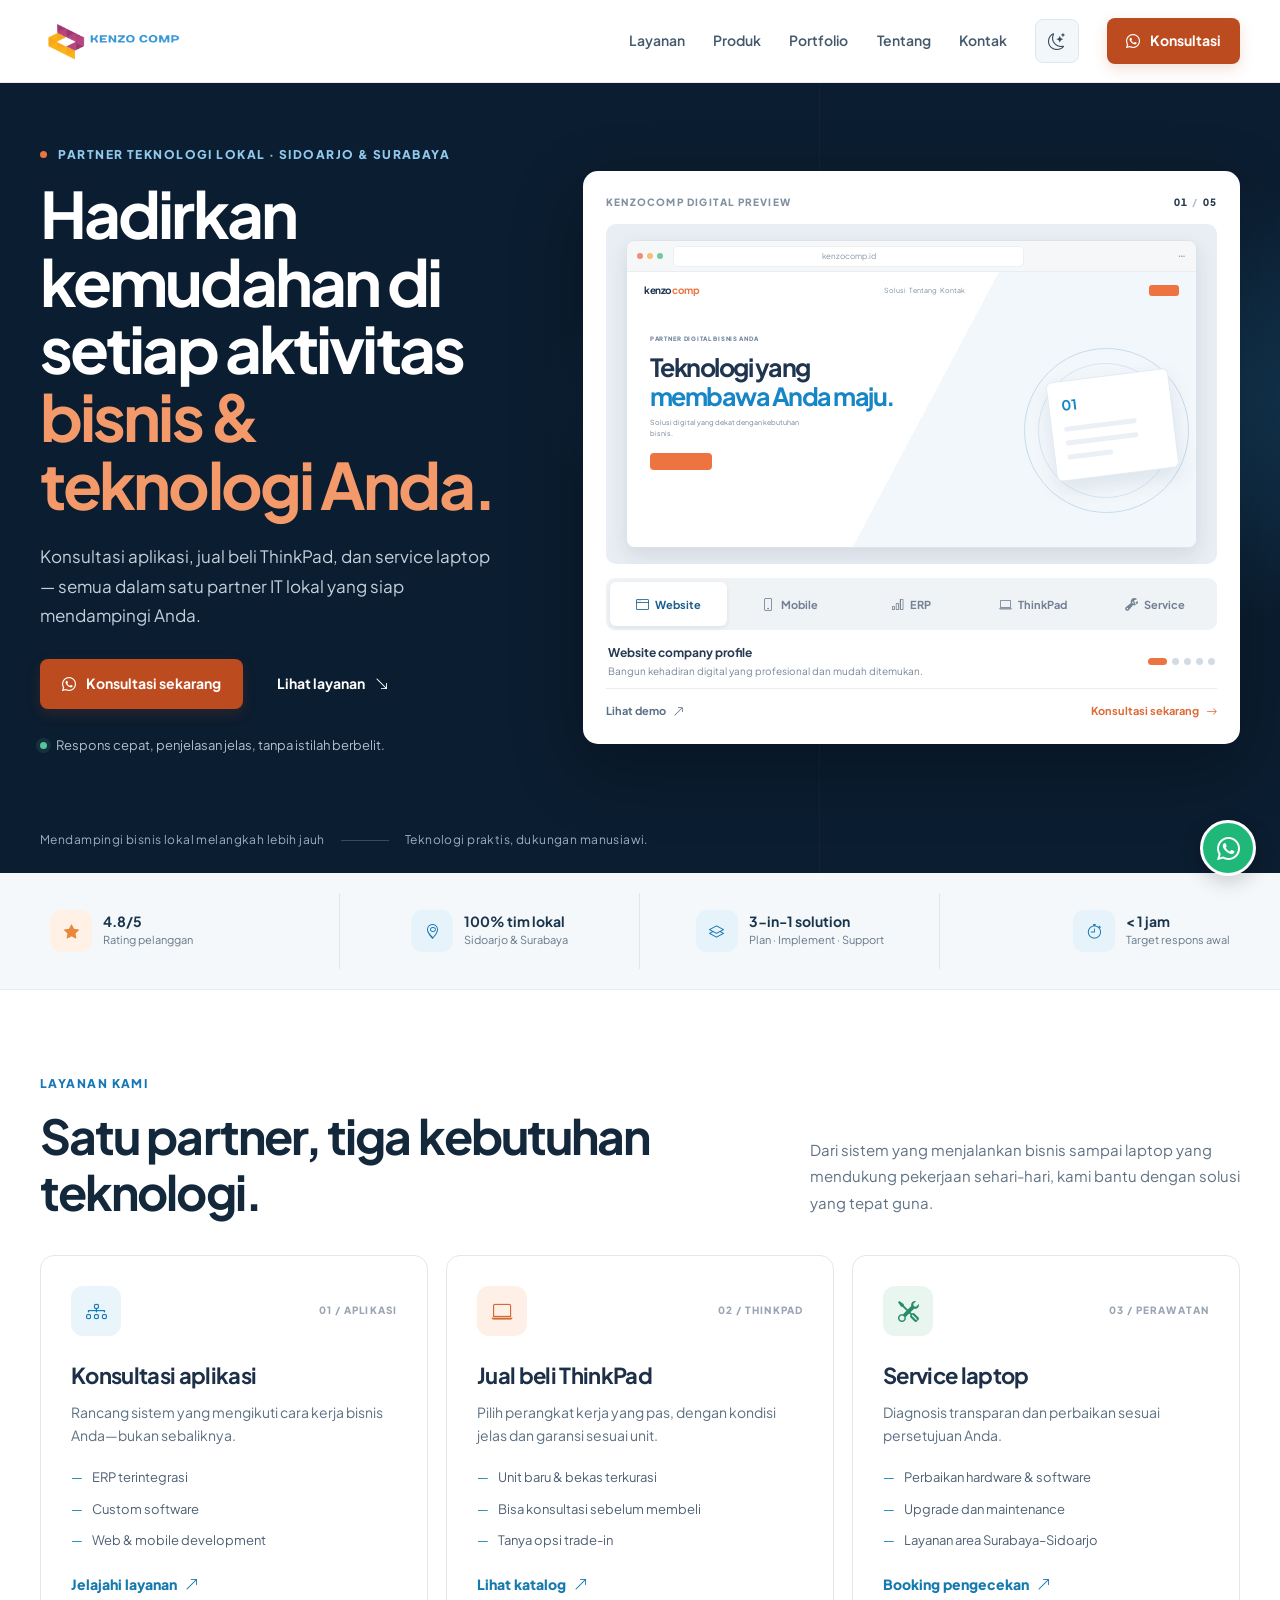
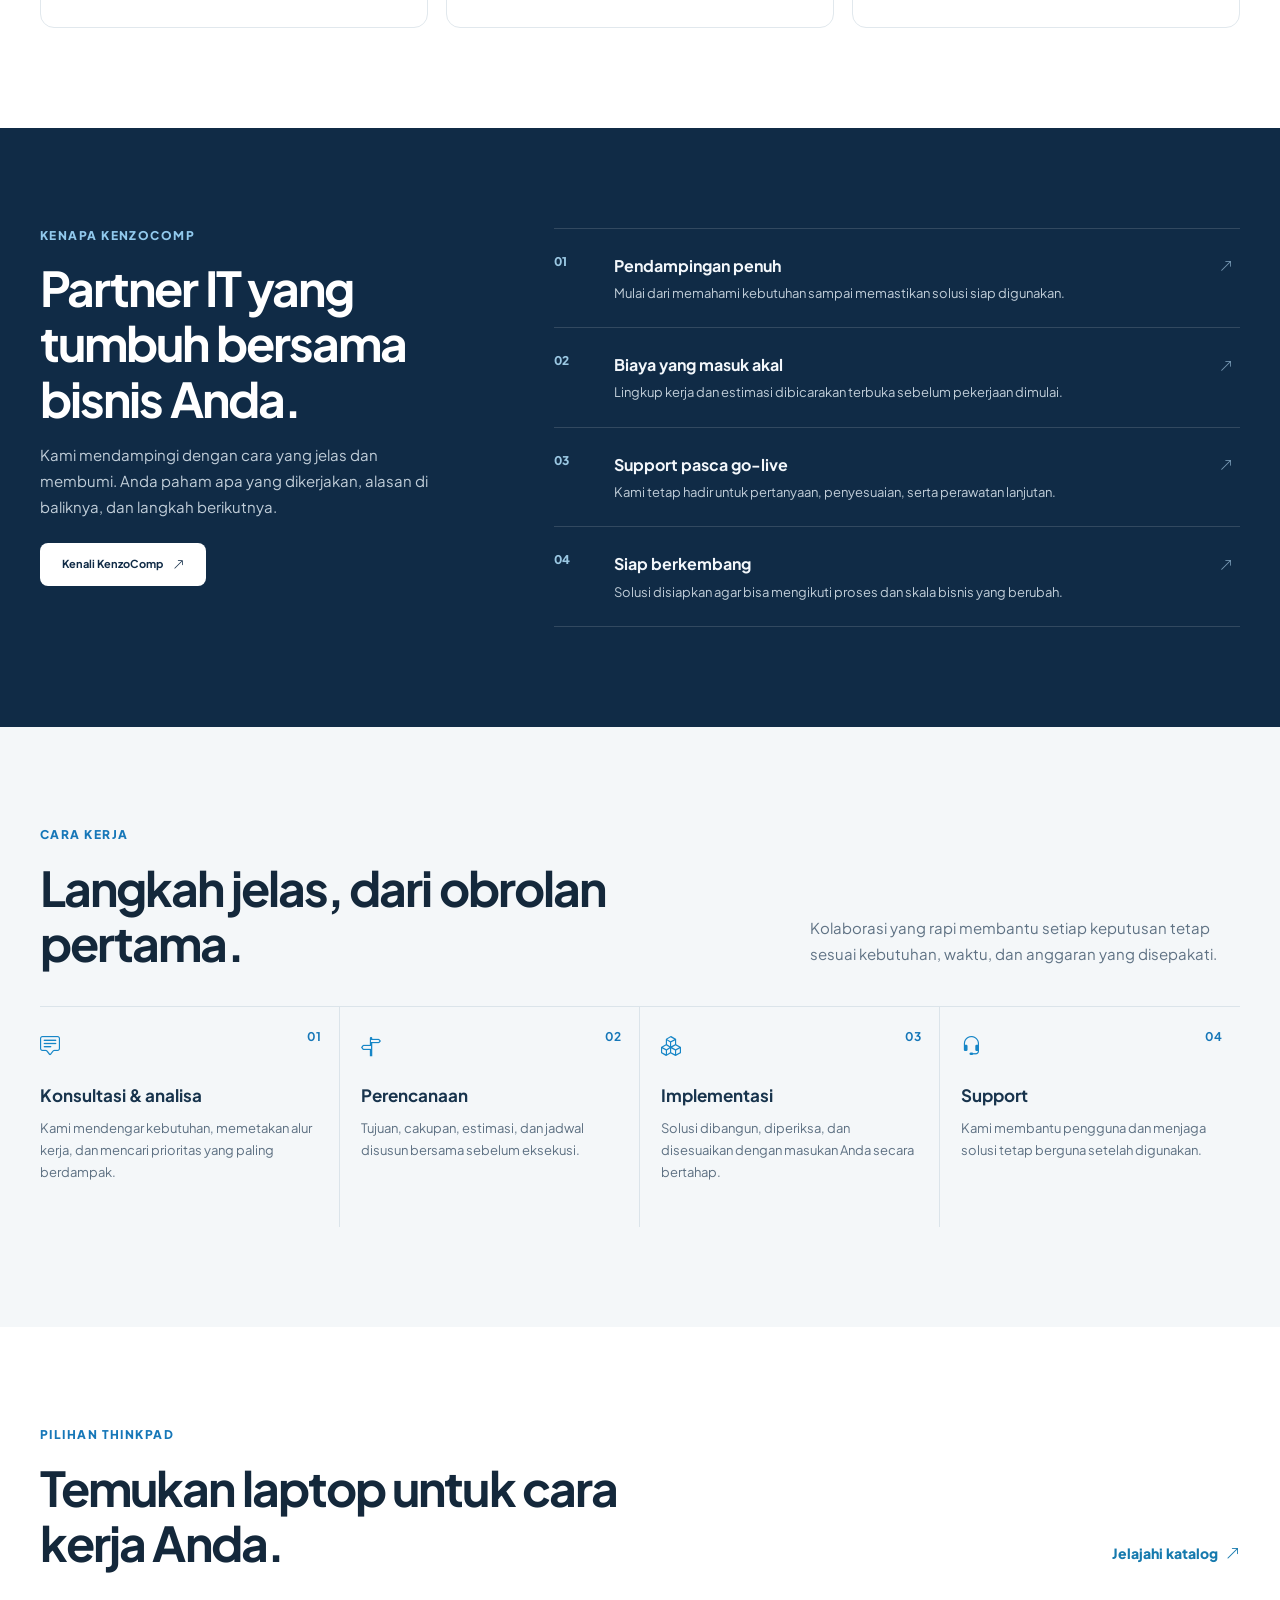
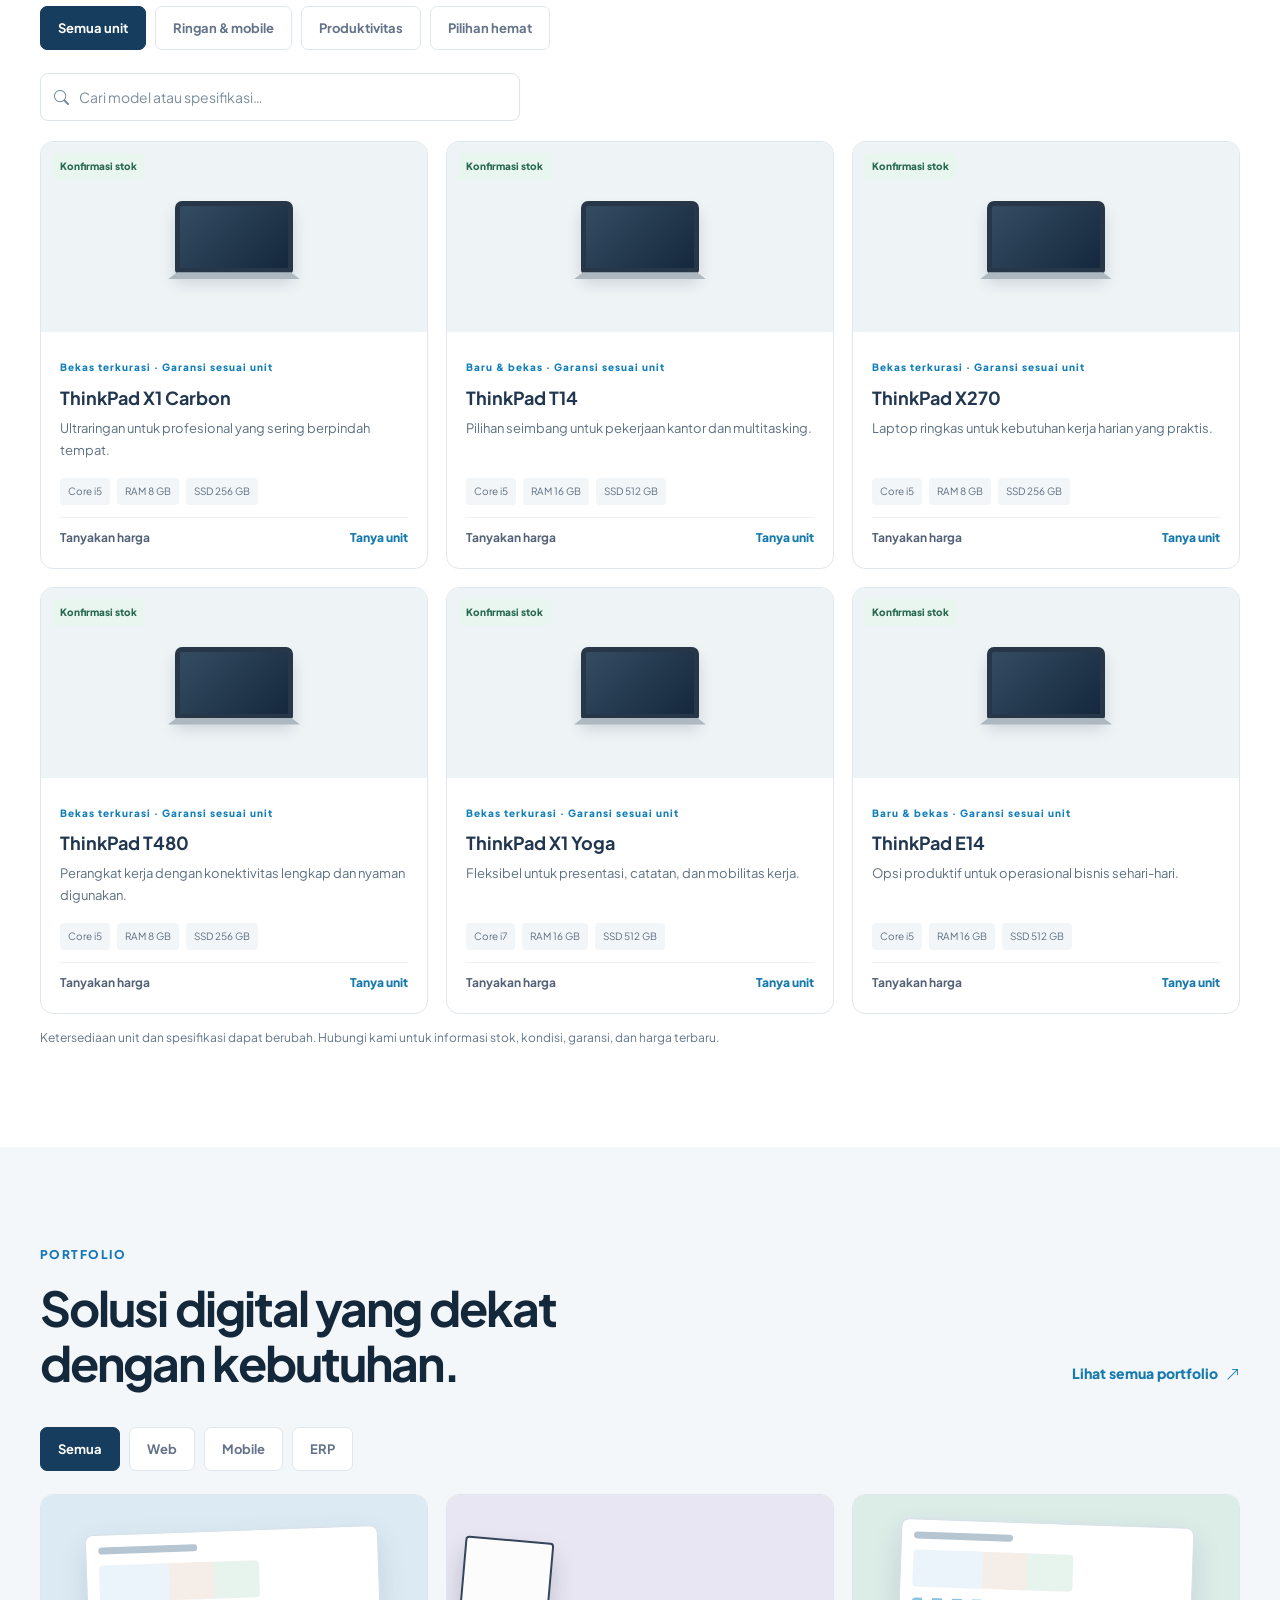
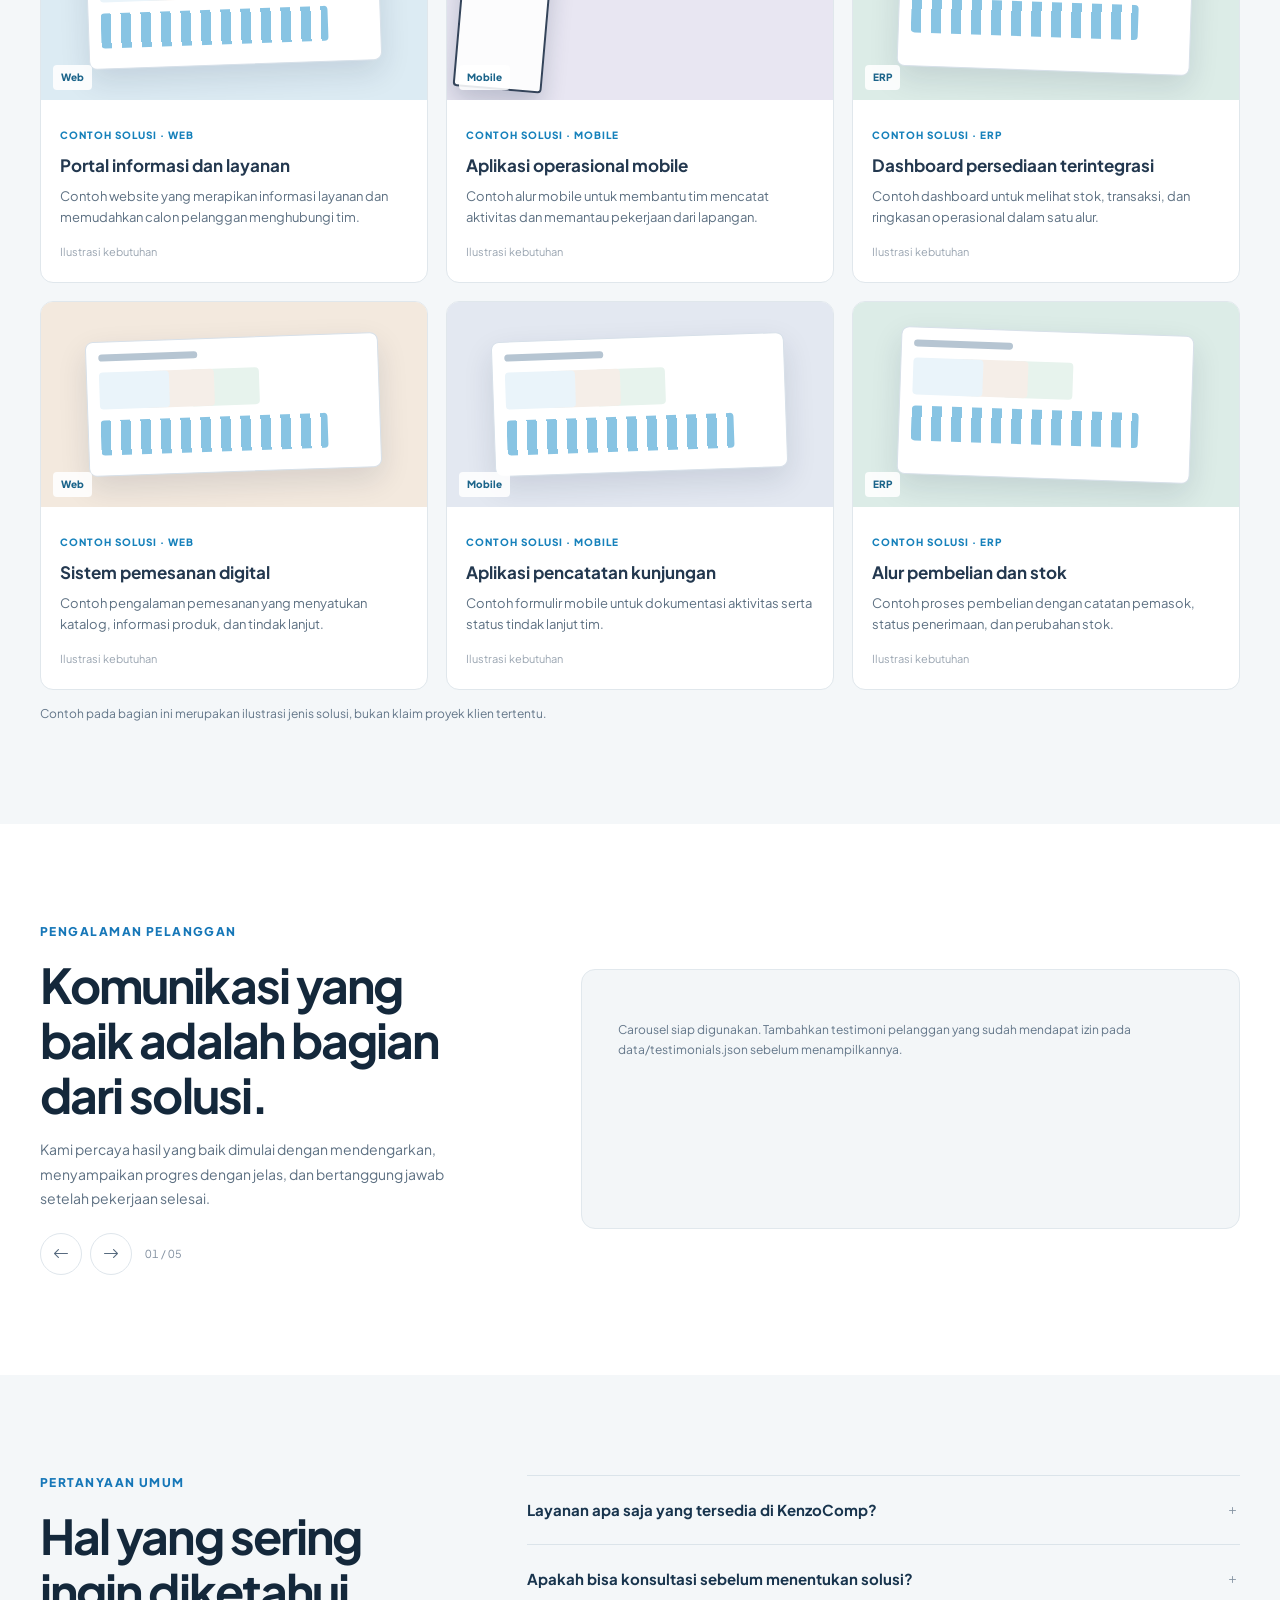
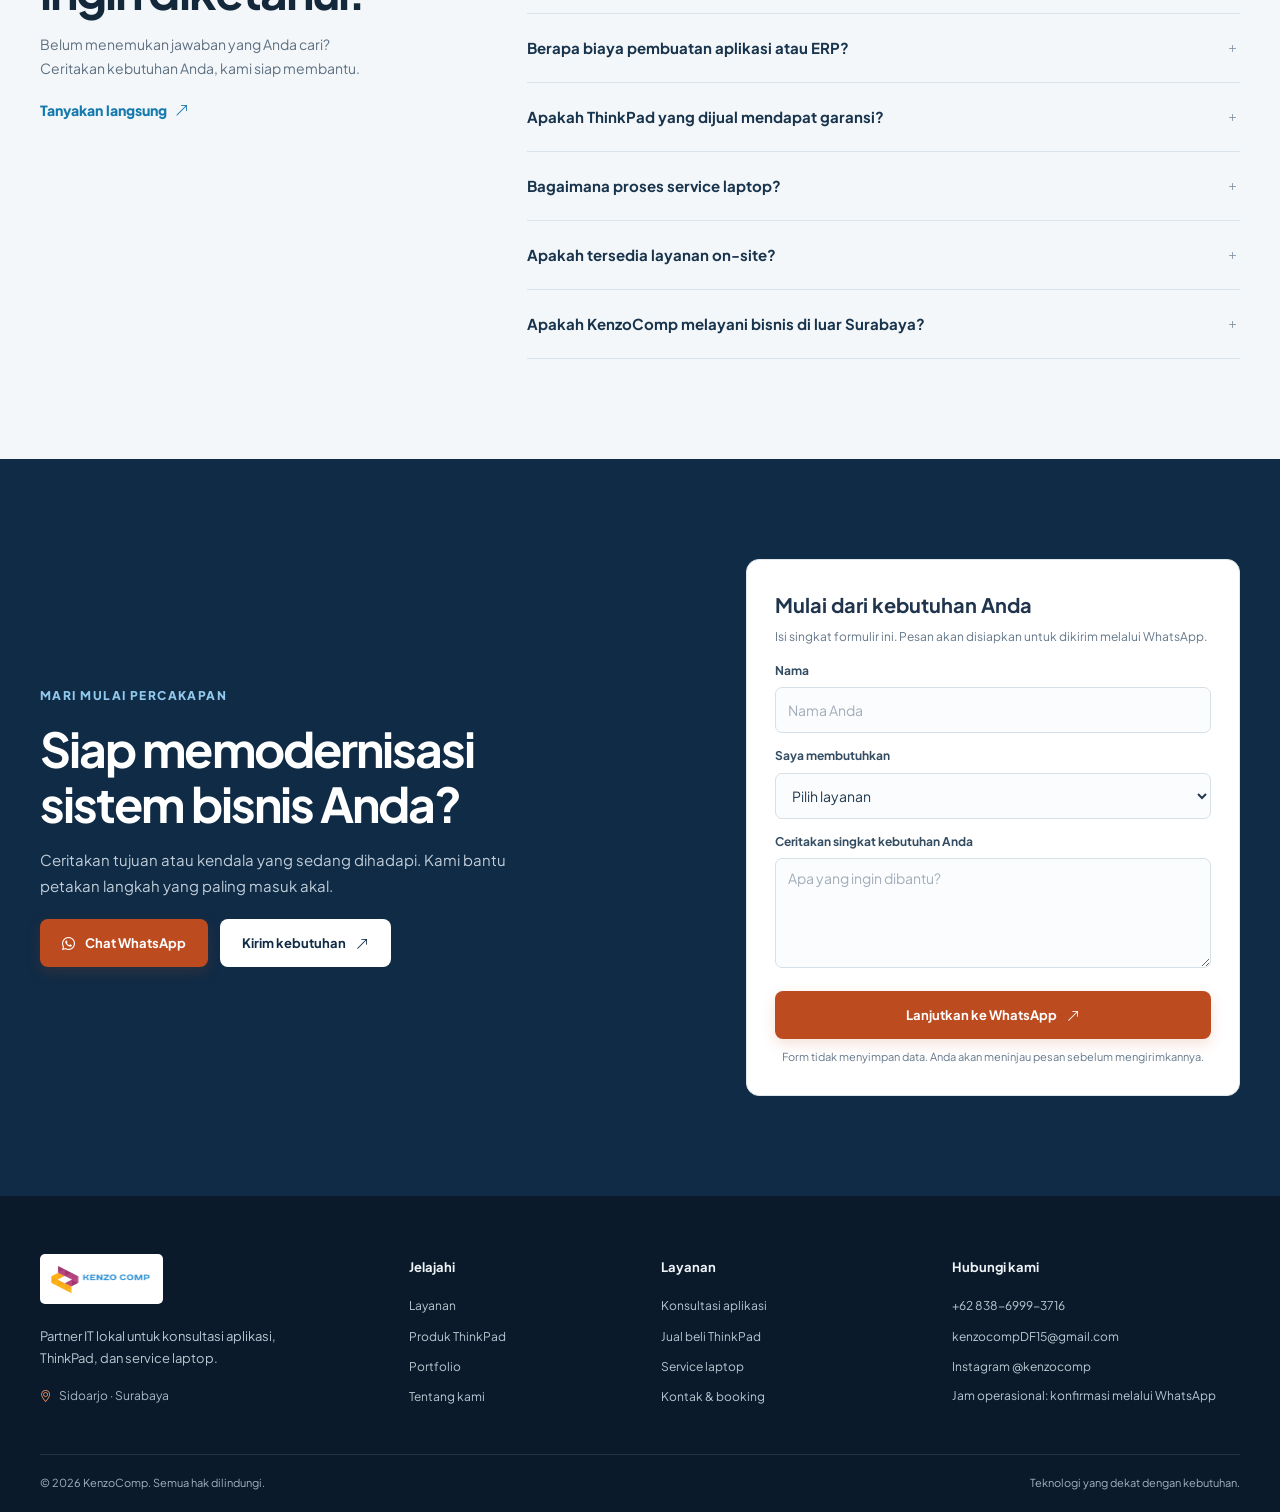
<file: index.html>
<!doctype html>
<html lang="id">
<head>
  <meta charset="utf-8">
  <meta name="viewport" content="width=device-width, initial-scale=1">
  <title>KenzoComp — Partner IT untuk Bisnis yang Terus Tumbuh</title>
  <meta name="description" content="Konsultasi aplikasi, jual beli ThinkPad, dan service laptop di Sidoarjo dan Surabaya. KenzoComp mendampingi kebutuhan teknologi bisnis Anda dari awal hingga sesudah implementasi.">
  <meta name="theme-color" content="#10233f">
  <script>try{var theme=localStorage.getItem("kenzocomp-theme");document.documentElement.dataset.theme=theme==="dark"||theme==="light"?theme:(matchMedia("(prefers-color-scheme: dark)").matches?"dark":"light");}catch(error){document.documentElement.dataset.theme="light";}</script>
  <link rel="canonical" href="https://kenzocomp.github.io/">
  <meta property="og:type" content="website">
  <meta property="og:site_name" content="KenzoComp">
  <meta property="og:title" content="KenzoComp — Partner IT untuk Bisnis yang Terus Tumbuh">
  <meta property="og:description" content="Konsultasi aplikasi, ThinkPad, dan service laptop. Satu partner IT lokal untuk kebutuhan teknologi Anda.">
  <meta property="og:image" content="images/kenzocomp.png">
  <meta name="twitter:card" content="summary_large_image">
  <link rel="icon" href="images/logoKENZO1.png" type="image/png">
  <link rel="preconnect" href="https://fonts.googleapis.com">
  <link rel="preconnect" href="https://fonts.gstatic.com" crossorigin>
  <link href="https://fonts.googleapis.com/css2?family=Plus+Jakarta+Sans:wght@400;500;600;700;800&display=swap" rel="stylesheet">
  <link href="css/bootstrap-icons.css" rel="stylesheet">
  <link href="css/kenzocomp-modern.css" rel="stylesheet">
  <script type="application/ld+json">
  {
    "@context": "https://schema.org",
    "@type": "ComputerStore",
    "name": "KenzoComp",
    "url": "https://kenzocomp.github.io/",
    "image": "https://kenzocomp.github.io/images/kenzocomp.png",
    "description": "Konsultasi aplikasi, penjualan ThinkPad, dan service laptop di Sidoarjo dan Surabaya.",
    "email": "kenzocompDF15@gmail.com",
    "telephone": "+6283869993716",
    "address": {
      "@type": "PostalAddress",
      "addressLocality": "Sidoarjo",
      "addressRegion": "Jawa Timur",
      "addressCountry": "ID"
    },
    "areaServed": ["Sidoarjo", "Surabaya"]
  }
  </script>
  <script src="js/kenzocomp.js" defer></script>
</head>
<body>
  <a class="skip-link" href="#main">Lewati ke konten utama</a>
  <header class="site-header" id="top">
    <div class="container nav-wrap">
      <a class="brand" href="#top" aria-label="KenzoComp, beranda">
        <img src="images/logoKENZO1.png" alt="KenzoComp" width="150" height="53">
      </a>
      <button class="menu-toggle" type="button" aria-expanded="false" aria-controls="primary-nav" aria-label="Buka navigasi">
        <span></span><span></span><span></span>
      </button>
      <nav class="primary-nav" id="primary-nav" aria-label="Navigasi utama">
        <a href="#layanan">Layanan</a>
        <a href="#produk">Produk</a>
        <a href="#portfolio">Portfolio</a>
        <a href="tentang/">Tentang</a>
        <a href="#kontak">Kontak</a>
        <a class="button button-small button-orange nav-cta" href="https://wa.me/6283869993716?text=Halo%20KenzoComp%2C%20saya%20ingin%20berkonsultasi." target="_blank" rel="noopener noreferrer">
          <i class="bi bi-whatsapp" aria-hidden="true"></i> Konsultasi
        </a>
      </nav>
    </div>
  </header>

  <main id="main">
    <section class="hero" aria-labelledby="hero-title">
      <div class="container hero-layout">
        <div class="hero-copy">
          <p class="eyebrow eyebrow-light"><span class="eyebrow-dot"></span> Partner teknologi lokal · Sidoarjo &amp; Surabaya</p>
          <h1 id="hero-title">Hadirkan kemudahan di setiap aktivitas <span>bisnis &amp; teknologi Anda.</span></h1>
          <p class="hero-description">Konsultasi aplikasi, jual beli ThinkPad, dan service laptop — semua dalam satu partner IT lokal yang siap mendampingi Anda.</p>
          <div class="hero-actions">
            <a class="button button-orange" href="https://wa.me/6283869993716?text=Halo%20KenzoComp%2C%20saya%20ingin%20konsultasi%20kebutuhan%20IT." target="_blank" rel="noopener noreferrer">
              <i class="bi bi-whatsapp" aria-hidden="true"></i> Konsultasi sekarang
            </a>
            <a class="button button-quiet" href="#layanan"><span>Lihat layanan</span><i class="bi bi-arrow-down-right" aria-hidden="true"></i></a>
          </div>
          <div class="hero-note"><span class="presence-dot"></span> Respons cepat, penjelasan jelas, tanpa istilah berbelit.</div>
        </div>

        <div class="showcase" data-slider aria-label="Preview solusi digital KenzoComp">
          <div class="showcase-topline">
            <span class="showcase-kicker">KENZOCOMP DIGITAL PREVIEW</span>
            <span class="showcase-counter"><span data-slide-current>01</span><span class="counter-divider">/</span><span>05</span></span>
          </div>
          <div class="showcase-window" data-slider-viewport tabindex="0" aria-label="Geser untuk melihat preview produk">
            <div class="showcase-track" data-slider-track>
              <article class="showcase-slide" id="mockup-slide-1" role="tabpanel" tabindex="0" data-slide="0" aria-label="Preview website company profile">
                <div class="browser-frame">
                  <div class="browser-bar"><span class="browser-dots"><i></i><i></i><i></i></span><span class="browser-address">kenzocomp.id</span><i class="bi bi-three-dots" aria-hidden="true"></i></div>
                  <div class="mock-site">
                    <div class="mock-nav"><b>kenzo<span>comp</span></b><span>Solusi&nbsp;&nbsp; Tentang&nbsp;&nbsp; Kontak</span><i></i></div>
                    <div class="mock-site-content">
                      <small>PARTNER DIGITAL BISNIS ANDA</small>
                      <strong>Teknologi yang<br><em>membawa Anda maju.</em></strong>
                      <span>Solusi digital yang dekat dengan kebutuhan bisnis.</span>
                      <i class="mock-mini-button"></i>
                    </div>
                    <div class="mock-site-art"><span class="art-orbit orbit-one"></span><span class="art-orbit orbit-two"></span><div class="art-window"><b>01</b><i></i><i></i><i></i></div></div>
                  </div>
                </div>
              </article>
              <article class="showcase-slide" id="mockup-slide-2" role="tabpanel" tabindex="-1" data-slide="1" aria-label="Preview aplikasi mobile Android">
                <div class="phone-frame">
                  <div class="phone-speaker"></div>
                  <div class="phone-screen">
                    <div class="phone-status"><span>9:41</span><span>● ● ▰</span></div>
                    <div class="phone-heading"><small>Selamat pagi,</small><b>Ruang kerja Anda</b></div>
                    <div class="phone-card"><span class="phone-card-icon"><i class="bi bi-graph-up-arrow"></i></span><small>Ringkasan penjualan</small><b>Rp 24,8 jt</b><span class="phone-positive">↑ 12,8% bulan ini</span><div class="phone-chart"><i></i><i></i><i></i><i></i><i></i><i></i><i></i></div></div>
                    <div class="phone-section-title">Aktivitas terbaru <small>Lihat semua</small></div>
                    <div class="phone-row"><i class="bi bi-bag-check"></i><span>Pesanan baru<small>Hari ini · 10:42</small></span><b>+Rp 850 rb</b></div>
                    <div class="phone-tabbar"><i class="bi bi-house-fill"></i><i class="bi bi-grid"></i><i class="bi bi-bell"></i><i class="bi bi-person"></i></div>
                  </div>
                </div>
              </article>
              <article class="showcase-slide" id="mockup-slide-3" role="tabpanel" tabindex="-1" data-slide="2" aria-label="Preview dashboard ERP">
                <div class="browser-frame erp-frame">
                  <div class="browser-bar"><span class="browser-dots"><i></i><i></i><i></i></span><span class="browser-address">app.kenzocomp.id/dashboard</span><i class="bi bi-three-dots" aria-hidden="true"></i></div>
                  <div class="erp-app">
                    <aside class="erp-sidebar"><b>KC<span>•</span></b><i class="bi bi-grid-1x2-fill"></i><i class="bi bi-box-seam"></i><i class="bi bi-receipt"></i><i class="bi bi-people"></i><i class="bi bi-gear"></i></aside>
                    <div class="erp-main"><div class="erp-heading"><span><small>OVERVIEW</small><b>Dashboard bisnis</b></span><i class="bi bi-person-circle"></i></div><div class="erp-stats"><div><small>Total penjualan</small><b>Rp 86,4 jt</b><i>↑ 8,2%</i></div><div><small>Pesanan aktif</small><b>128</b><i>↑ 12</i></div><div><small>Produk tersedia</small><b>1.482</b><i>Stok aman</i></div></div><div class="erp-chart"><div class="erp-chart-title">Performa penjualan <small>7 hari terakhir</small></div><div class="chart-bars"><i></i><i></i><i></i><i></i><i></i><i></i><i></i><i></i><i></i><i></i><i></i><i></i><i></i><i></i></div><div class="chart-labels"><span>Sen</span><span>Rab</span><span>Jum</span><span>Min</span></div></div></div>
                  </div>
                </div>
              </article>
              <article class="showcase-slide" id="mockup-slide-4" role="tabpanel" tabindex="-1" data-slide="3" aria-label="Preview katalog laptop ThinkPad">
                <div class="catalog-frame">
                  <div class="catalog-head"><span><small>KENZOCOMP STORE</small><b>Temukan ThinkPad Anda</b></span><i class="bi bi-bag" aria-hidden="true"></i></div>
                  <div class="catalog-search"><i class="bi bi-search"></i><span>Cari seri atau kebutuhan Anda</span><i class="bi bi-sliders"></i></div>
                  <div class="catalog-products">
                    <div class="catalog-product"><span class="catalog-laptop laptop-black"><i></i></span><small>THINKPAD X1 CARBON</small><b>Ringan untuk mobilitas</b><span>Hubungi untuk harga</span></div>
                    <div class="catalog-product"><span class="catalog-laptop laptop-grey"><i></i></span><small>THINKPAD T14</small><b>Andal untuk produktivitas</b><span>Hubungi untuk harga</span></div>
                    <div class="catalog-product"><span class="catalog-laptop laptop-dark"><i></i></span><small>THINKPAD X270</small><b>Praktis untuk kerja harian</b><span>Hubungi untuk harga</span></div>
                  </div>
                  <div class="catalog-trust"><i class="bi bi-shield-check"></i> Unit terkurasi · Garansi sesuai unit · Bisa konsultasi dulu</div>
                </div>
              </article>
              <article class="showcase-slide" id="mockup-slide-5" role="tabpanel" tabindex="-1" data-slide="4" aria-label="Preview formulir booking service laptop">
                <div class="booking-frame">
                  <div class="booking-visual"><span class="booking-icon"><i class="bi bi-tools"></i></span><small>KENZOCOMP CARE</small><b>Laptop bermasalah?<br><em>Kami bantu bereskan.</em></b><span>Periksa. Jelaskan. Setujui. Baru kami kerjakan.</span><div class="booking-progress"><i class="active"></i><i></i><i></i></div></div>
                  <form class="booking-mini" aria-label="Contoh form booking service">
                    <b>Jadwalkan pengecekan</b><label>Jenis perangkat<span>Laptop ThinkPad</span></label><label>Kendala yang dialami<span>Laptop terasa lambat...</span></label><label>Waktu yang diinginkan<span>Pilih jadwal yang tersedia</span></label><button type="button" tabindex="-1">Ajukan jadwal <i class="bi bi-arrow-right"></i></button>
                  </form>
                </div>
              </article>
            </div>
          </div>
          <div class="showcase-controls">
            <div class="showcase-tabs" role="tablist" aria-label="Pilih preview produk">
              <button type="button" role="tab" aria-controls="mockup-slide-1" aria-selected="true" aria-label="Website company profile" data-slide-to="0"><i class="bi bi-window"></i><span>Website</span></button>
              <button type="button" role="tab" aria-controls="mockup-slide-2" aria-selected="false" aria-label="Aplikasi mobile" data-slide-to="1"><i class="bi bi-phone"></i><span>Mobile</span></button>
              <button type="button" role="tab" aria-controls="mockup-slide-3" aria-selected="false" aria-label="Dashboard ERP" data-slide-to="2"><i class="bi bi-bar-chart"></i><span>ERP</span></button>
              <button type="button" role="tab" aria-controls="mockup-slide-4" aria-selected="false" aria-label="Katalog ThinkPad" data-slide-to="3"><i class="bi bi-laptop"></i><span>ThinkPad</span></button>
              <button type="button" role="tab" aria-controls="mockup-slide-5" aria-selected="false" aria-label="Booking service" data-slide-to="4"><i class="bi bi-wrench-adjustable"></i><span>Service</span></button>
            </div>
            <div class="showcase-caption" aria-live="polite" aria-atomic="true">
              <div><b data-slide-title>Website company profile</b><span data-slide-description>Bangun kehadiran digital yang profesional dan mudah ditemukan.</span></div>
              <div class="slider-dots" role="group" aria-label="Indikator preview">
                <button type="button" aria-label="Tampilkan website company profile" aria-current="true" data-slide-dot="0"></button>
                <button type="button" aria-label="Tampilkan aplikasi mobile" data-slide-dot="1"></button>
                <button type="button" aria-label="Tampilkan dashboard ERP" data-slide-dot="2"></button>
                <button type="button" aria-label="Tampilkan katalog ThinkPad" data-slide-dot="3"></button>
                <button type="button" aria-label="Tampilkan booking service" data-slide-dot="4"></button>
              </div>
            </div>
          </div>
          <div class="showcase-actions">
            <a href="#portfolio" class="showcase-demo">Lihat demo <i class="bi bi-arrow-up-right"></i></a>
            <a href="https://wa.me/6283869993716?text=Halo%20KenzoComp%2C%20saya%20ingin%20konsultasi." target="_blank" rel="noopener noreferrer" class="showcase-consult">Konsultasi sekarang <i class="bi bi-arrow-right"></i></a>
          </div>
          <span class="showcase-decoration decoration-a"></span><span class="showcase-decoration decoration-b"></span>
        </div>
      </div>
      <div class="hero-bottom container"><span>Mendampingi bisnis lokal melangkah lebih jauh</span><span class="hero-bottom-line"></span><span>Teknologi praktis, dukungan manusiawi.</span></div>
    </section>

    <section class="trust-strip" aria-label="Keunggulan KenzoComp">
      <div class="container trust-grid">
        <div class="trust-item"><span class="trust-icon"><i class="bi bi-star-fill"></i></span><span><b>4.8/5</b><small>Rating pelanggan</small></span></div>
        <div class="trust-item"><span class="trust-icon"><i class="bi bi-geo-alt"></i></span><span><b>100% tim lokal</b><small>Sidoarjo &amp; Surabaya</small></span></div>
        <div class="trust-item"><span class="trust-icon"><i class="bi bi-layers"></i></span><span><b>3-in-1 solution</b><small>Plan · Implement · Support</small></span></div>
        <div class="trust-item"><span class="trust-icon"><i class="bi bi-stopwatch"></i></span><span><b>&lt; 1 jam</b><small>Target respons awal</small></span></div>
      </div>
    </section>

    <section class="section section-services" id="layanan">
      <div class="container">
        <div class="section-heading">
          <div><p class="eyebrow">Layanan kami</p><h2>Satu partner, tiga kebutuhan teknologi.</h2></div>
          <p>Dari sistem yang menjalankan bisnis sampai laptop yang mendukung pekerjaan sehari-hari, kami bantu dengan solusi yang tepat guna.</p>
        </div>
        <div class="service-grid">
          <article class="service-card service-app">
            <div class="service-card-top"><span class="service-icon"><i class="bi bi-diagram-3"></i></span><span class="service-index">01 / APLIKASI</span></div>
            <h3>Konsultasi aplikasi</h3><p>Rancang sistem yang mengikuti cara kerja bisnis Anda—bukan sebaliknya.</p>
            <ul><li>ERP terintegrasi</li><li>Custom software</li><li>Web &amp; mobile development</li></ul>
            <a href="layanan/konsultasi/" class="text-link">Jelajahi layanan <i class="bi bi-arrow-up-right"></i></a>
          </article>
          <article class="service-card service-thinkpad">
            <div class="service-card-top"><span class="service-icon"><i class="bi bi-laptop"></i></span><span class="service-index">02 / THINKPAD</span></div>
            <h3>Jual beli ThinkPad</h3><p>Pilih perangkat kerja yang pas, dengan kondisi jelas dan garansi sesuai unit.</p>
            <ul><li>Unit baru &amp; bekas terkurasi</li><li>Bisa konsultasi sebelum membeli</li><li>Tanya opsi trade-in</li></ul>
            <a href="layanan/thinkpad/" class="text-link">Lihat katalog <i class="bi bi-arrow-up-right"></i></a>
          </article>
          <article class="service-card service-repair">
            <div class="service-card-top"><span class="service-icon"><i class="bi bi-tools"></i></span><span class="service-index">03 / PERAWATAN</span></div>
            <h3>Service laptop</h3><p>Diagnosis transparan dan perbaikan sesuai persetujuan Anda.</p>
            <ul><li>Perbaikan hardware &amp; software</li><li>Upgrade dan maintenance</li><li>Layanan area Surabaya–Sidoarjo</li></ul>
            <a href="layanan/service/" class="text-link">Booking pengecekan <i class="bi bi-arrow-up-right"></i></a>
          </article>
        </div>
      </div>
    </section>

    <section class="section section-why" id="tentang">
      <div class="container why-layout">
        <div class="why-intro"><p class="eyebrow eyebrow-light">Kenapa KenzoComp</p><h2>Partner IT yang tumbuh bersama bisnis Anda.</h2><p>Kami mendampingi dengan cara yang jelas dan membumi. Anda paham apa yang dikerjakan, alasan di baliknya, dan langkah berikutnya.</p><a href="tentang/" class="button button-light">Kenali KenzoComp <i class="bi bi-arrow-up-right"></i></a></div>
        <div class="why-list">
          <article><span>01</span><div><h3>Pendampingan penuh</h3><p>Mulai dari memahami kebutuhan sampai memastikan solusi siap digunakan.</p></div><i class="bi bi-arrow-up-right"></i></article>
          <article><span>02</span><div><h3>Biaya yang masuk akal</h3><p>Lingkup kerja dan estimasi dibicarakan terbuka sebelum pekerjaan dimulai.</p></div><i class="bi bi-arrow-up-right"></i></article>
          <article><span>03</span><div><h3>Support pasca go-live</h3><p>Kami tetap hadir untuk pertanyaan, penyesuaian, serta perawatan lanjutan.</p></div><i class="bi bi-arrow-up-right"></i></article>
          <article><span>04</span><div><h3>Siap berkembang</h3><p>Solusi disiapkan agar bisa mengikuti proses dan skala bisnis yang berubah.</p></div><i class="bi bi-arrow-up-right"></i></article>
        </div>
      </div>
    </section>

    <section class="section section-process">
      <div class="container">
        <div class="section-heading"><div><p class="eyebrow">Cara kerja</p><h2>Langkah jelas, dari obrolan pertama.</h2></div><p>Kolaborasi yang rapi membantu setiap keputusan tetap sesuai kebutuhan, waktu, dan anggaran yang disepakati.</p></div>
        <div class="process-grid">
          <article><span>01</span><i class="bi bi-chat-square-text"></i><h3>Konsultasi &amp; analisa</h3><p>Kami mendengar kebutuhan, memetakan alur kerja, dan mencari prioritas yang paling berdampak.</p></article>
          <article><span>02</span><i class="bi bi-signpost-split"></i><h3>Perencanaan</h3><p>Tujuan, cakupan, estimasi, dan jadwal disusun bersama sebelum eksekusi.</p></article>
          <article><span>03</span><i class="bi bi-boxes"></i><h3>Implementasi</h3><p>Solusi dibangun, diperiksa, dan disesuaikan dengan masukan Anda secara bertahap.</p></article>
          <article><span>04</span><i class="bi bi-headset"></i><h3>Support</h3><p>Kami membantu pengguna dan menjaga solusi tetap berguna setelah digunakan.</p></article>
        </div>
      </div>
    </section>

    <section class="section section-products" id="produk">
      <div class="container">
        <div class="section-heading"><div><p class="eyebrow">Pilihan ThinkPad</p><h2>Temukan laptop untuk cara kerja Anda.</h2></div><a class="text-link" href="layanan/thinkpad/">Jelajahi katalog <i class="bi bi-arrow-up-right"></i></a></div>
        <div class="filter-row" role="group" aria-label="Filter produk ThinkPad">
          <button type="button" class="filter-button is-active" aria-pressed="true" data-product-filter="all">Semua unit</button>
          <button type="button" class="filter-button" aria-pressed="false" data-product-filter="ringan">Ringan &amp; mobile</button>
          <button type="button" class="filter-button" aria-pressed="false" data-product-filter="performa">Produktivitas</button>
          <button type="button" class="filter-button" aria-pressed="false" data-product-filter="hemat">Pilihan hemat</button>
        </div>
        <label class="product-search"><i class="bi bi-search" aria-hidden="true"></i><span>Cari model atau spesifikasi ThinkPad</span><input type="search" data-product-search placeholder="Cari model atau spesifikasi…" autocomplete="off"></label>
        <div class="product-grid" data-products aria-live="polite">
          <p class="loading-message">Menyiapkan pilihan laptop…</p>
        </div>
        <p class="catalog-disclaimer">Ketersediaan unit dan spesifikasi dapat berubah. Hubungi kami untuk informasi stok, kondisi, garansi, dan harga terbaru.</p>
      </div>
    </section>

    <section class="section section-portfolio" id="portfolio">
      <div class="container">
        <div class="section-heading"><div><p class="eyebrow">Portfolio</p><h2>Solusi digital yang dekat dengan kebutuhan.</h2></div><a class="text-link" href="portfolio/">Lihat semua portfolio <i class="bi bi-arrow-up-right"></i></a></div>
        <div class="filter-row" role="group" aria-label="Filter portfolio">
          <button type="button" class="filter-button is-active" aria-pressed="true" data-portfolio-filter="Semua">Semua</button>
          <button type="button" class="filter-button" aria-pressed="false" data-portfolio-filter="Web">Web</button>
          <button type="button" class="filter-button" aria-pressed="false" data-portfolio-filter="Mobile">Mobile</button>
          <button type="button" class="filter-button" aria-pressed="false" data-portfolio-filter="ERP">ERP</button>
        </div>
        <div class="portfolio-grid" data-portfolio aria-live="polite"><p class="loading-message">Menyiapkan contoh solusi…</p></div>
        <p class="sample-note">Contoh pada bagian ini merupakan ilustrasi jenis solusi, bukan klaim proyek klien tertentu.</p>
      </div>
    </section>

    <section class="section section-testimonials" aria-labelledby="testimonial-title">
      <div class="container testimonial-layout">
        <div><p class="eyebrow">Pengalaman pelanggan</p><h2 id="testimonial-title">Komunikasi yang baik adalah bagian dari solusi.</h2><p>Kami percaya hasil yang baik dimulai dengan mendengarkan, menyampaikan progres dengan jelas, dan bertanggung jawab setelah pekerjaan selesai.</p><div class="testimonial-controls"><button type="button" data-testimonial-prev aria-label="Testimoni sebelumnya"><i class="bi bi-arrow-left"></i></button><button type="button" data-testimonial-next aria-label="Testimoni berikutnya"><i class="bi bi-arrow-right"></i></button><span data-testimonial-count>01 / 05</span></div></div>
        <div class="testimonial-card" data-testimonial aria-live="polite"><p class="sample-note">Area ini siap menampilkan testimoni terverifikasi. Tambahkan izin dan identitas pelanggan sebelum mempublikasikan kutipan.</p></div>
      </div>
    </section>

    <section class="section section-faq" id="faq">
      <div class="container faq-layout">
        <div class="faq-intro"><p class="eyebrow">Pertanyaan umum</p><h2>Hal yang sering ingin diketahui.</h2><p>Belum menemukan jawaban yang Anda cari? Ceritakan kebutuhan Anda, kami siap membantu.</p><a class="text-link" href="#kontak">Tanyakan langsung <i class="bi bi-arrow-up-right"></i></a></div>
        <div class="faq-list">
          <details><summary>Layanan apa saja yang tersedia di KenzoComp?<i class="bi bi-plus"></i></summary><p>Kami melayani konsultasi serta pengembangan aplikasi, jual beli laptop ThinkPad, dan service laptop untuk area Sidoarjo dan Surabaya.</p></details>
          <details><summary>Apakah bisa konsultasi sebelum menentukan solusi?<i class="bi bi-plus"></i></summary><p>Tentu. Kami akan memahami proses, kendala, dan prioritas Anda terlebih dahulu sebelum menyarankan langkah atau estimasi.</p></details>
          <details><summary>Berapa biaya pembuatan aplikasi atau ERP?<i class="bi bi-plus"></i></summary><p>Biaya bergantung pada cakupan, integrasi, dan kebutuhan pengguna. Setelah konsultasi, kami susun estimasi yang dapat ditinjau sebelum pekerjaan dimulai.</p></details>
          <details><summary>Apakah ThinkPad yang dijual mendapat garansi?<i class="bi bi-plus"></i></summary><p>Informasi kondisi dan garansi dijelaskan per unit karena dapat berbeda menurut model dan kondisi perangkat. Silakan minta detail unit sebelum membeli.</p></details>
          <details><summary>Bagaimana proses service laptop?<i class="bi bi-plus"></i></summary><p>Kami mulai dengan pengecekan dan menyampaikan hasil diagnosis serta estimasi. Perbaikan dilakukan setelah Anda memahami dan menyetujui penanganannya.</p></details>
          <details><summary>Apakah tersedia layanan on-site?<i class="bi bi-plus"></i></summary><p>Opsi kunjungan dapat dibicarakan untuk area Sidoarjo dan Surabaya. Ketersediaan dan biaya kunjungan dikonfirmasi sebelum jadwal disepakati.</p></details>
          <details><summary>Apakah KenzoComp melayani bisnis di luar Surabaya?<i class="bi bi-plus"></i></summary><p>Tim berbasis di Sidoarjo dan melayani Surabaya. Untuk kebutuhan aplikasi, konsultasi awal dapat dilakukan jarak jauh dan cakupannya kita sepakati bersama.</p></details>
        </div>
      </div>
    </section>

    <section class="section contact-cta" id="kontak">
      <div class="container contact-layout">
        <div><p class="eyebrow eyebrow-light">Mari mulai percakapan</p><h2>Siap memodernisasi sistem bisnis Anda?</h2><p>Ceritakan tujuan atau kendala yang sedang dihadapi. Kami bantu petakan langkah yang paling masuk akal.</p><div class="contact-actions"><a class="button button-orange" href="https://wa.me/6283869993716?text=Halo%20KenzoComp%2C%20saya%20ingin%20berdiskusi%20tentang%20kebutuhan%20IT." target="_blank" rel="noopener noreferrer"><i class="bi bi-whatsapp"></i> Chat WhatsApp</a><a class="button button-light" href="kontak/">Kirim kebutuhan <i class="bi bi-arrow-up-right"></i></a></div></div>
        <form class="contact-form" data-whatsapp-form>
          <h3>Mulai dari kebutuhan Anda</h3><p>Isi singkat formulir ini. Pesan akan disiapkan untuk dikirim melalui WhatsApp.</p>
          <label for="contact-name">Nama</label><input id="contact-name" name="name" autocomplete="name" required placeholder="Nama Anda">
          <label for="contact-interest">Saya membutuhkan</label><select id="contact-interest" name="interest" required><option value="">Pilih layanan</option><option>Konsultasi aplikasi</option><option>ThinkPad</option><option>Service laptop</option><option>Lainnya</option></select>
          <label for="contact-message">Ceritakan singkat kebutuhan Anda</label><textarea id="contact-message" name="message" rows="3" required placeholder="Apa yang ingin dibantu?"></textarea>
          <button class="button button-orange button-full" type="submit">Lanjutkan ke WhatsApp <i class="bi bi-arrow-up-right"></i></button>
          <small>Form tidak menyimpan data. Anda akan meninjau pesan sebelum mengirimkannya.</small>
        </form>
      </div>
    </section>
  </main>

  <footer class="site-footer">
    <div class="container footer-main">
      <div class="footer-brand"><a class="brand" href="#top"><img src="images/logoKENZO1.png" alt="KenzoComp" width="150" height="53"></a><p>Partner IT lokal untuk konsultasi aplikasi, ThinkPad, dan service laptop.</p><span><i class="bi bi-geo-alt"></i> Sidoarjo · Surabaya</span></div>
      <div class="footer-links"><h2>Jelajahi</h2><a href="#layanan">Layanan</a><a href="#produk">Produk ThinkPad</a><a href="#portfolio">Portfolio</a><a href="tentang/">Tentang kami</a></div>
      <div class="footer-links"><h2>Layanan</h2><a href="layanan/konsultasi/">Konsultasi aplikasi</a><a href="layanan/thinkpad/">Jual beli ThinkPad</a><a href="layanan/service/">Service laptop</a><a href="kontak/">Kontak &amp; booking</a></div>
      <div class="footer-links footer-contact"><h2>Hubungi kami</h2><a href="tel:+6283869993716">+62 838-6999-3716</a><a href="mailto:kenzocompDF15@gmail.com">kenzocompDF15@gmail.com</a><a href="https://www.instagram.com/kenzocomp/" target="_blank" rel="noopener noreferrer">Instagram @kenzocomp</a><span>Jam operasional: konfirmasi melalui WhatsApp</span></div>
    </div>
    <div class="container footer-bottom"><span>© <span data-current-year>2026</span> KenzoComp. Semua hak dilindungi.</span><span>Teknologi yang dekat dengan kebutuhan.</span></div>
  </footer>
  <a class="floating-whatsapp" href="https://wa.me/6283869993716?text=Halo%20KenzoComp%2C%20saya%20ingin%20bertanya." target="_blank" rel="noopener noreferrer" aria-label="Hubungi KenzoComp melalui WhatsApp"><i class="bi bi-whatsapp" aria-hidden="true"></i></a>
</body>
</html>
</file>
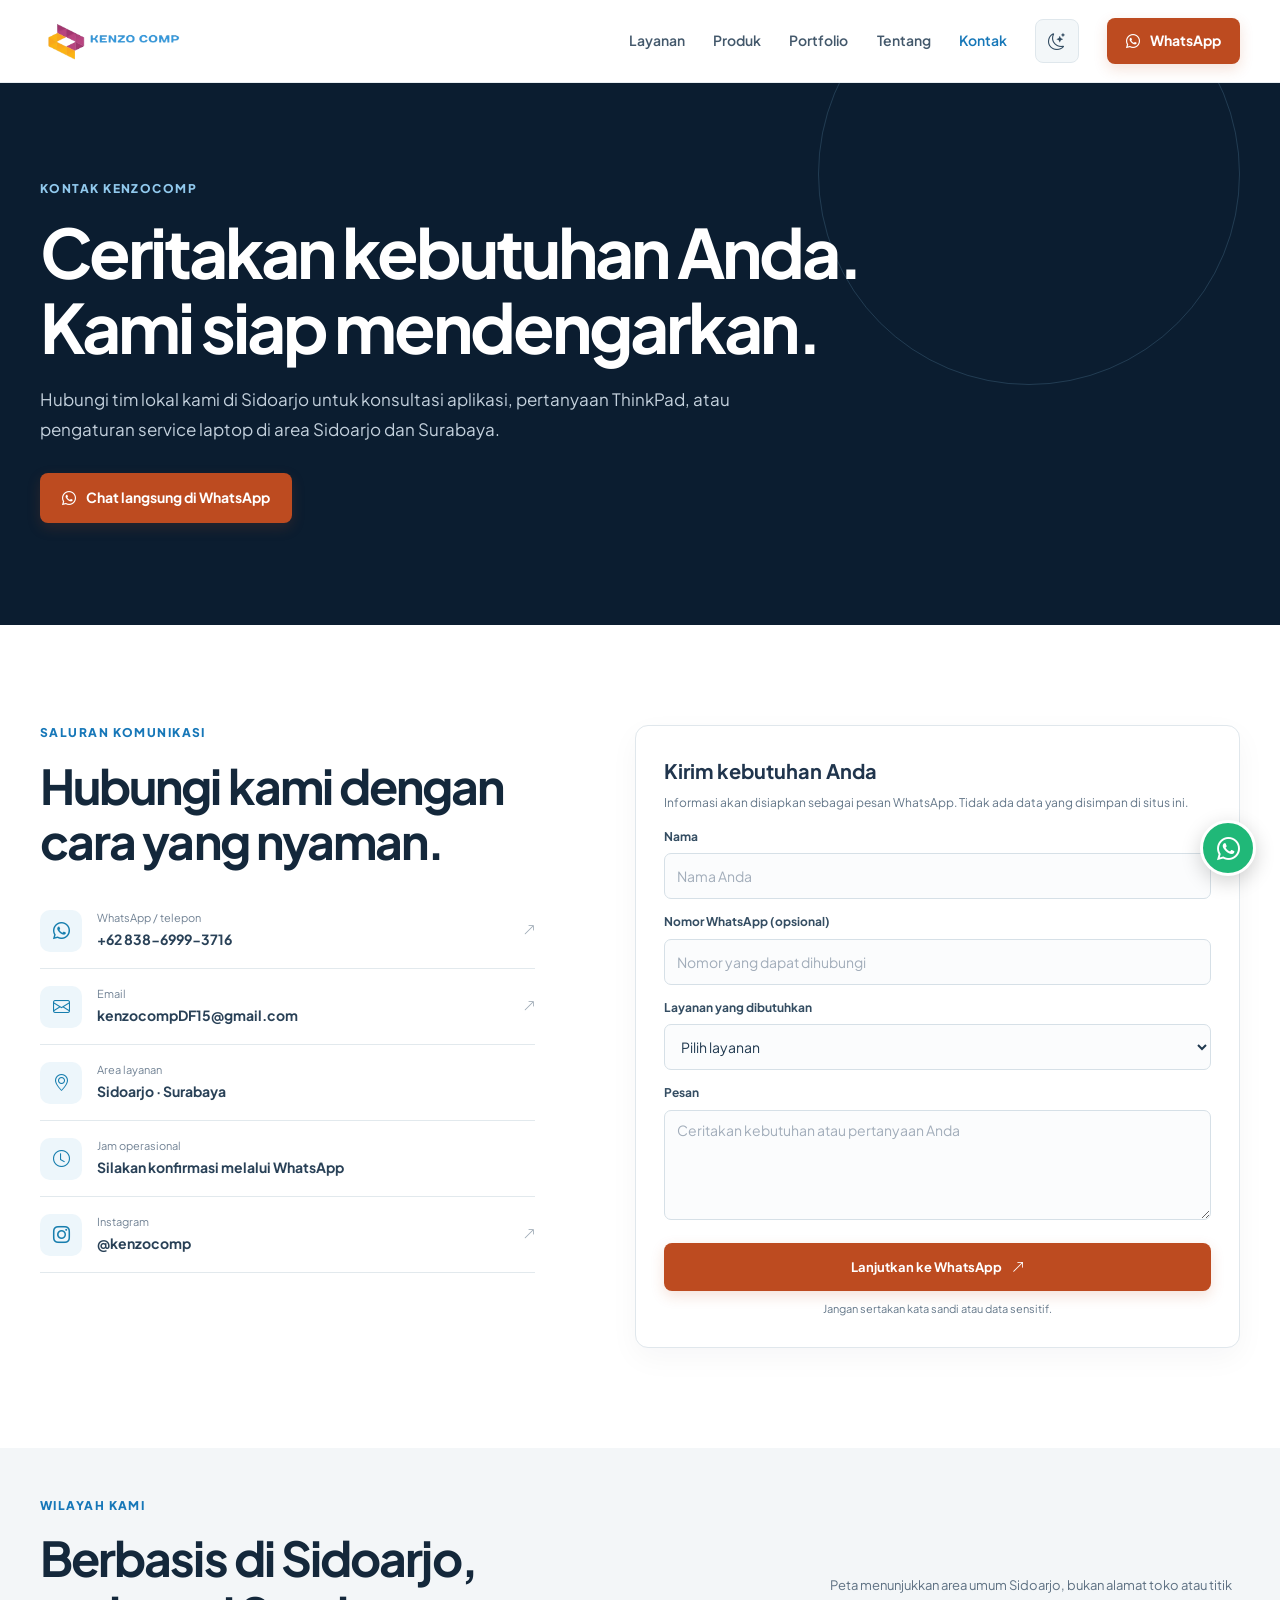
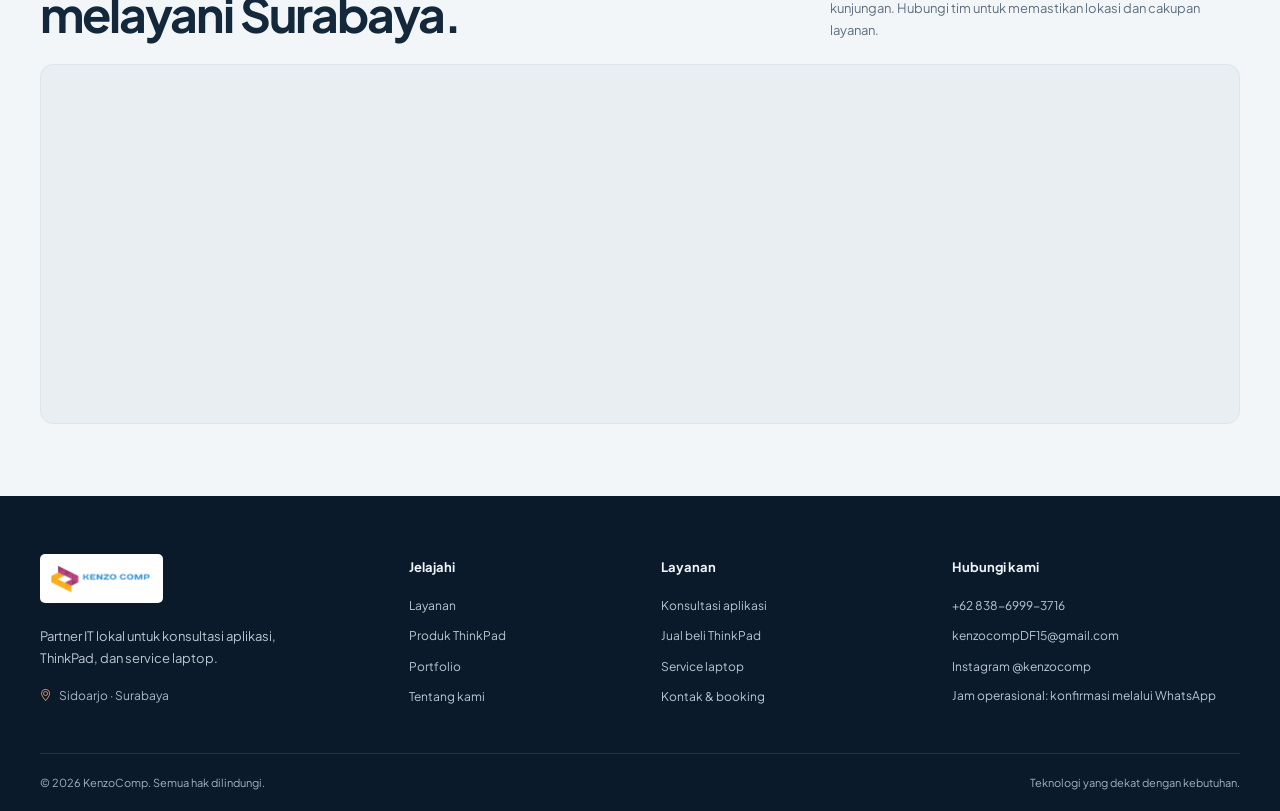
<file: kontak/index.html>
<!doctype html>
<html lang="id">
<head>
  <meta charset="utf-8"><meta name="viewport" content="width=device-width, initial-scale=1">
  <title>Kontak & Booking — KenzoComp Sidoarjo</title>
  <meta name="description" content="Hubungi KenzoComp untuk konsultasi aplikasi, pembelian ThinkPad, atau booking service laptop. Berbasis di Sidoarjo, melayani Surabaya dan sekitarnya.">
  <meta name="theme-color" content="#10233f">
  <script>try{var theme=localStorage.getItem("kenzocomp-theme");document.documentElement.dataset.theme=theme==="dark"||theme==="light"?theme:(matchMedia("(prefers-color-scheme: dark)").matches?"dark":"light");}catch(error){document.documentElement.dataset.theme="light";}</script>
  <link rel="canonical" href="https://kenzocomp.github.io/kontak/">
  <meta property="og:type" content="website"><meta property="og:site_name" content="KenzoComp"><meta property="og:title" content="Kontak & Booking — KenzoComp Sidoarjo"><meta property="og:description" content="Hubungi tim KenzoComp untuk konsultasi aplikasi, ThinkPad, atau service laptop."><meta property="og:image" content="https://kenzocomp.github.io/images/kenzocomp.png"><meta name="twitter:card" content="summary_large_image">
  <link rel="icon" href="../images/logoKENZO1.png" type="image/png">
  <link rel="preconnect" href="https://fonts.googleapis.com"><link rel="preconnect" href="https://fonts.gstatic.com" crossorigin>
  <link href="https://fonts.googleapis.com/css2?family=Plus+Jakarta+Sans:wght@400;500;600;700;800&display=swap" rel="stylesheet">
  <link href="../css/bootstrap-icons.css" rel="stylesheet"><link href="../css/kenzocomp-modern.css" rel="stylesheet">
  <script src="../js/kenzocomp.js" defer></script>
</head>
<body data-root="../">
  <a class="skip-link" href="#main">Lewati ke konten utama</a>
  <header class="site-header"><div class="container nav-wrap">
    <a class="brand" href="../index.html#top" aria-label="KenzoComp, beranda"><img src="../images/logoKENZO1.png" alt="KenzoComp" width="150" height="53"></a>
    <button class="menu-toggle" type="button" aria-expanded="false" aria-controls="primary-nav" aria-label="Buka navigasi"><span></span><span></span><span></span></button>
    <nav class="primary-nav" id="primary-nav" aria-label="Navigasi utama"><a href="../index.html#layanan">Layanan</a><a href="../index.html#produk">Produk</a><a href="../portfolio/">Portfolio</a><a href="../tentang/">Tentang</a><a href="./" aria-current="page">Kontak</a><a class="button button-small button-orange nav-cta" href="https://wa.me/6283869993716?text=Halo%20KenzoComp%2C%20saya%20ingin%20bertanya." target="_blank" rel="noopener noreferrer"><i class="bi bi-whatsapp" aria-hidden="true"></i> WhatsApp</a></nav>
  </div></header>
  <main id="main">
    <section class="page-hero"><div class="container page-hero-inner"><p class="eyebrow eyebrow-light">Kontak KenzoComp</p><h1>Ceritakan kebutuhan Anda. Kami siap mendengarkan.</h1><p>Hubungi tim lokal kami di Sidoarjo untuk konsultasi aplikasi, pertanyaan ThinkPad, atau pengaturan service laptop di area Sidoarjo dan Surabaya.</p><a class="button button-orange" href="https://wa.me/6283869993716?text=Halo%20KenzoComp%2C%20saya%20ingin%20bertanya." target="_blank" rel="noopener noreferrer"><i class="bi bi-whatsapp"></i> Chat langsung di WhatsApp</a></div></section>
    <section class="section"><div class="container contact-page-grid">
      <div class="contact-details"><p class="eyebrow">Saluran komunikasi</p><h2>Hubungi kami dengan cara yang nyaman.</h2>
        <a class="contact-detail" href="https://wa.me/6283869993716" target="_blank" rel="noopener noreferrer"><i class="bi bi-whatsapp"></i><span><small>WhatsApp / telepon</small><b>+62 838-6999-3716</b></span><i class="bi bi-arrow-up-right"></i></a>
        <a class="contact-detail" href="mailto:kenzocompDF15@gmail.com"><i class="bi bi-envelope"></i><span><small>Email</small><b>kenzocompDF15@gmail.com</b></span><i class="bi bi-arrow-up-right"></i></a>
        <div class="contact-detail"><i class="bi bi-geo-alt"></i><span><small>Area layanan</small><b>Sidoarjo · Surabaya</b></span></div>
        <div class="contact-detail"><i class="bi bi-clock"></i><span><small>Jam operasional</small><b>Silakan konfirmasi melalui WhatsApp</b></span></div>
        <a class="contact-detail" href="https://www.instagram.com/kenzocomp/" target="_blank" rel="noopener noreferrer"><i class="bi bi-instagram"></i><span><small>Instagram</small><b>@kenzocomp</b></span><i class="bi bi-arrow-up-right"></i></a>
      </div>
      <form class="contact-form page-form" data-whatsapp-form><h3>Kirim kebutuhan Anda</h3><p>Informasi akan disiapkan sebagai pesan WhatsApp. Tidak ada data yang disimpan di situs ini.</p><label for="contact-page-name">Nama</label><input id="contact-page-name" name="name" autocomplete="name" required placeholder="Nama Anda"><label for="contact-page-phone">Nomor WhatsApp (opsional)</label><input id="contact-page-phone" name="phone" type="tel" autocomplete="tel" placeholder="Nomor yang dapat dihubungi"><label for="contact-page-interest">Layanan yang dibutuhkan</label><select id="contact-page-interest" name="interest" required><option value="">Pilih layanan</option><option>Konsultasi aplikasi</option><option>ThinkPad</option><option>Service laptop</option><option>Lainnya</option></select><label for="contact-page-message">Pesan</label><textarea id="contact-page-message" name="message" rows="4" required placeholder="Ceritakan kebutuhan atau pertanyaan Anda"></textarea><button class="button button-orange button-full" type="submit">Lanjutkan ke WhatsApp <i class="bi bi-arrow-up-right"></i></button><small>Jangan sertakan kata sandi atau data sensitif.</small></form>
    </div></section>
    <section class="map-section"><div class="container map-heading"><div><p class="eyebrow">Wilayah kami</p><h2>Berbasis di Sidoarjo, melayani Surabaya.</h2></div><p>Peta menunjukkan area umum Sidoarjo, bukan alamat toko atau titik kunjungan. Hubungi tim untuk memastikan lokasi dan cakupan layanan.</p></div><div class="map-wrap"><iframe title="Peta area Sidoarjo, Jawa Timur" src="https://www.google.com/maps?q=Sidoarjo%2C%20Jawa%20Timur&output=embed" loading="lazy" referrerpolicy="no-referrer-when-downgrade"></iframe></div></section>
  </main>
  <footer class="site-footer"><div class="container footer-main">
    <div class="footer-brand"><a class="brand" href="../index.html#top"><img src="../images/logoKENZO1.png" alt="KenzoComp" width="150" height="53"></a><p>Partner IT lokal untuk konsultasi aplikasi, ThinkPad, dan service laptop.</p><span><i class="bi bi-geo-alt"></i> Sidoarjo · Surabaya</span></div>
    <div class="footer-links"><h2>Jelajahi</h2><a href="../index.html#layanan">Layanan</a><a href="../index.html#produk">Produk ThinkPad</a><a href="../portfolio/">Portfolio</a><a href="../tentang/">Tentang kami</a></div>
    <div class="footer-links"><h2>Layanan</h2><a href="../layanan/konsultasi/">Konsultasi aplikasi</a><a href="../layanan/thinkpad/">Jual beli ThinkPad</a><a href="../layanan/service/">Service laptop</a><a href="./">Kontak &amp; booking</a></div>
    <div class="footer-links footer-contact"><h2>Hubungi kami</h2><a href="tel:+6283869993716">+62 838-6999-3716</a><a href="mailto:kenzocompDF15@gmail.com">kenzocompDF15@gmail.com</a><a href="https://www.instagram.com/kenzocomp/" target="_blank" rel="noopener noreferrer">Instagram @kenzocomp</a><span>Jam operasional: konfirmasi melalui WhatsApp</span></div>
  </div><div class="container footer-bottom"><span>© <span data-current-year>2026</span> KenzoComp. Semua hak dilindungi.</span><span>Teknologi yang dekat dengan kebutuhan.</span></div></footer>
  <a class="floating-whatsapp" href="https://wa.me/6283869993716?text=Halo%20KenzoComp%2C%20saya%20ingin%20bertanya." target="_blank" rel="noopener noreferrer" aria-label="Hubungi KenzoComp melalui WhatsApp"><i class="bi bi-whatsapp" aria-hidden="true"></i></a>
</body>
</html>
</file>
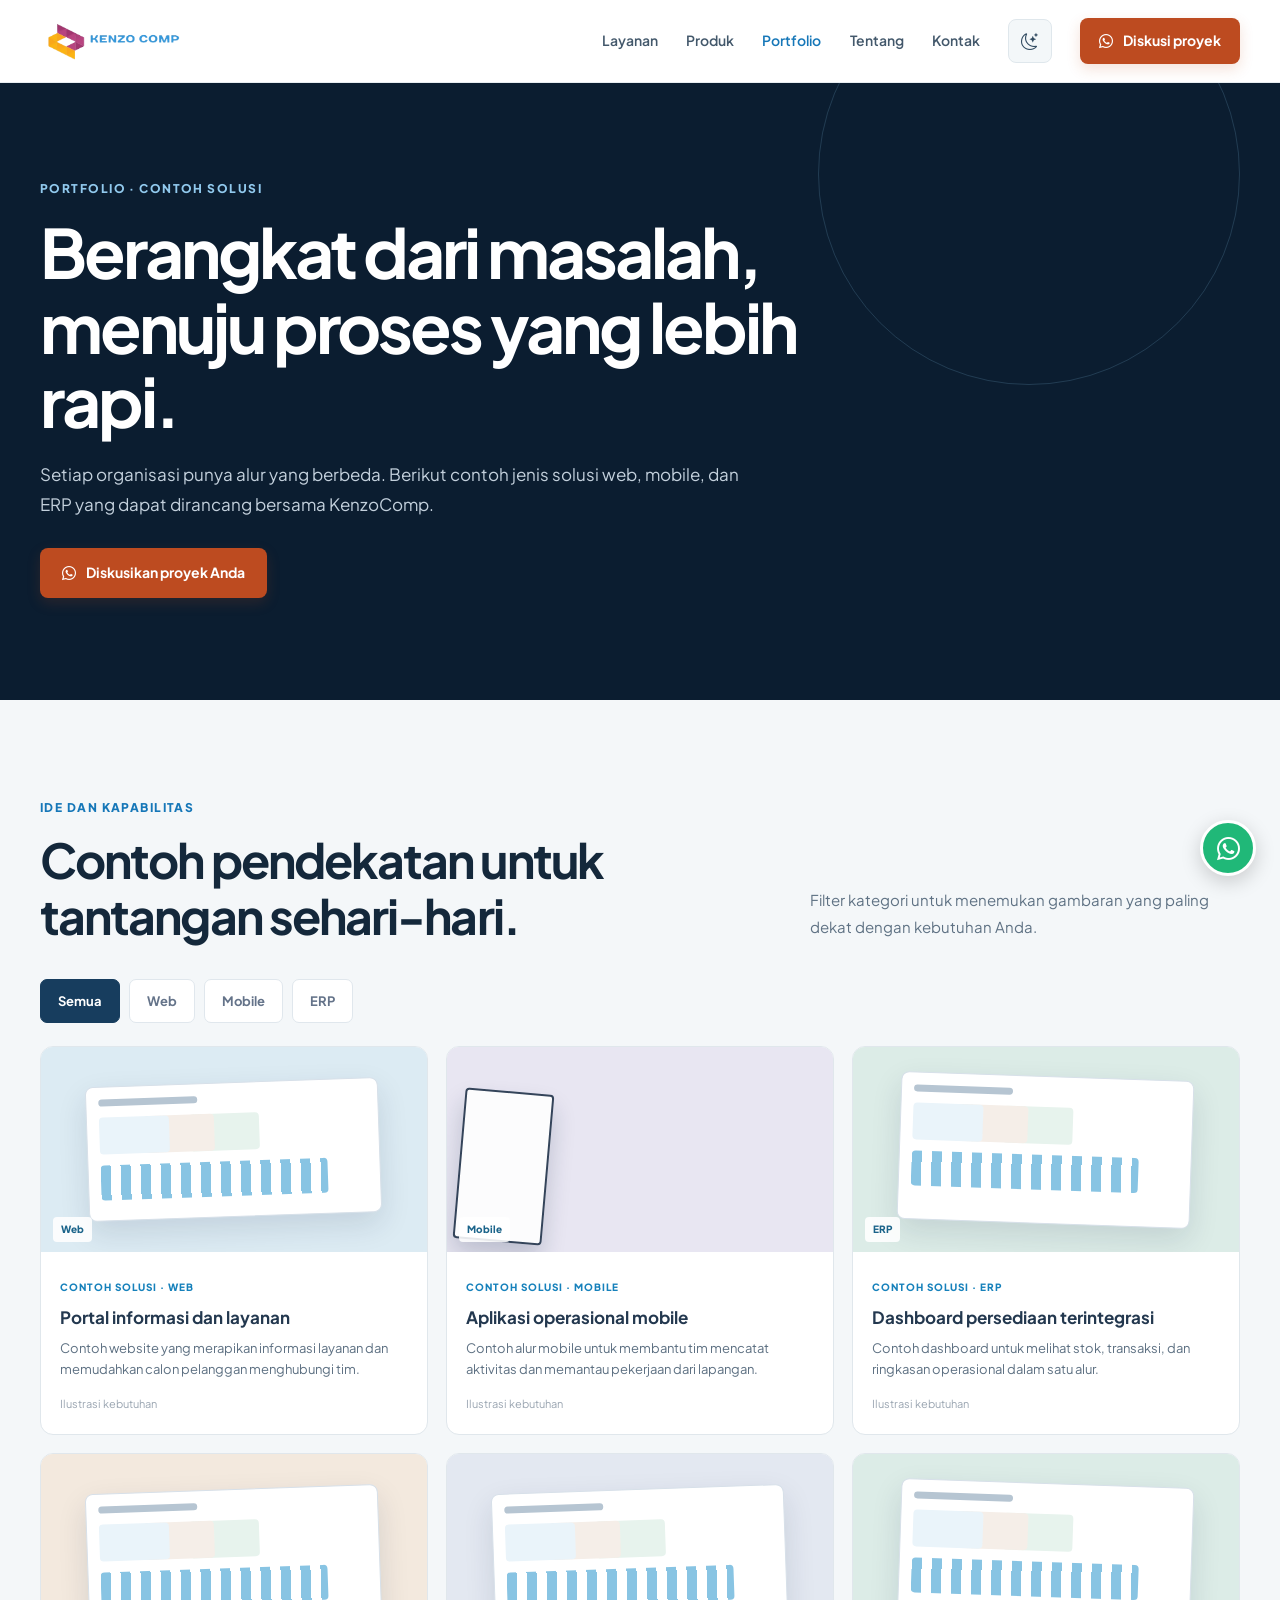
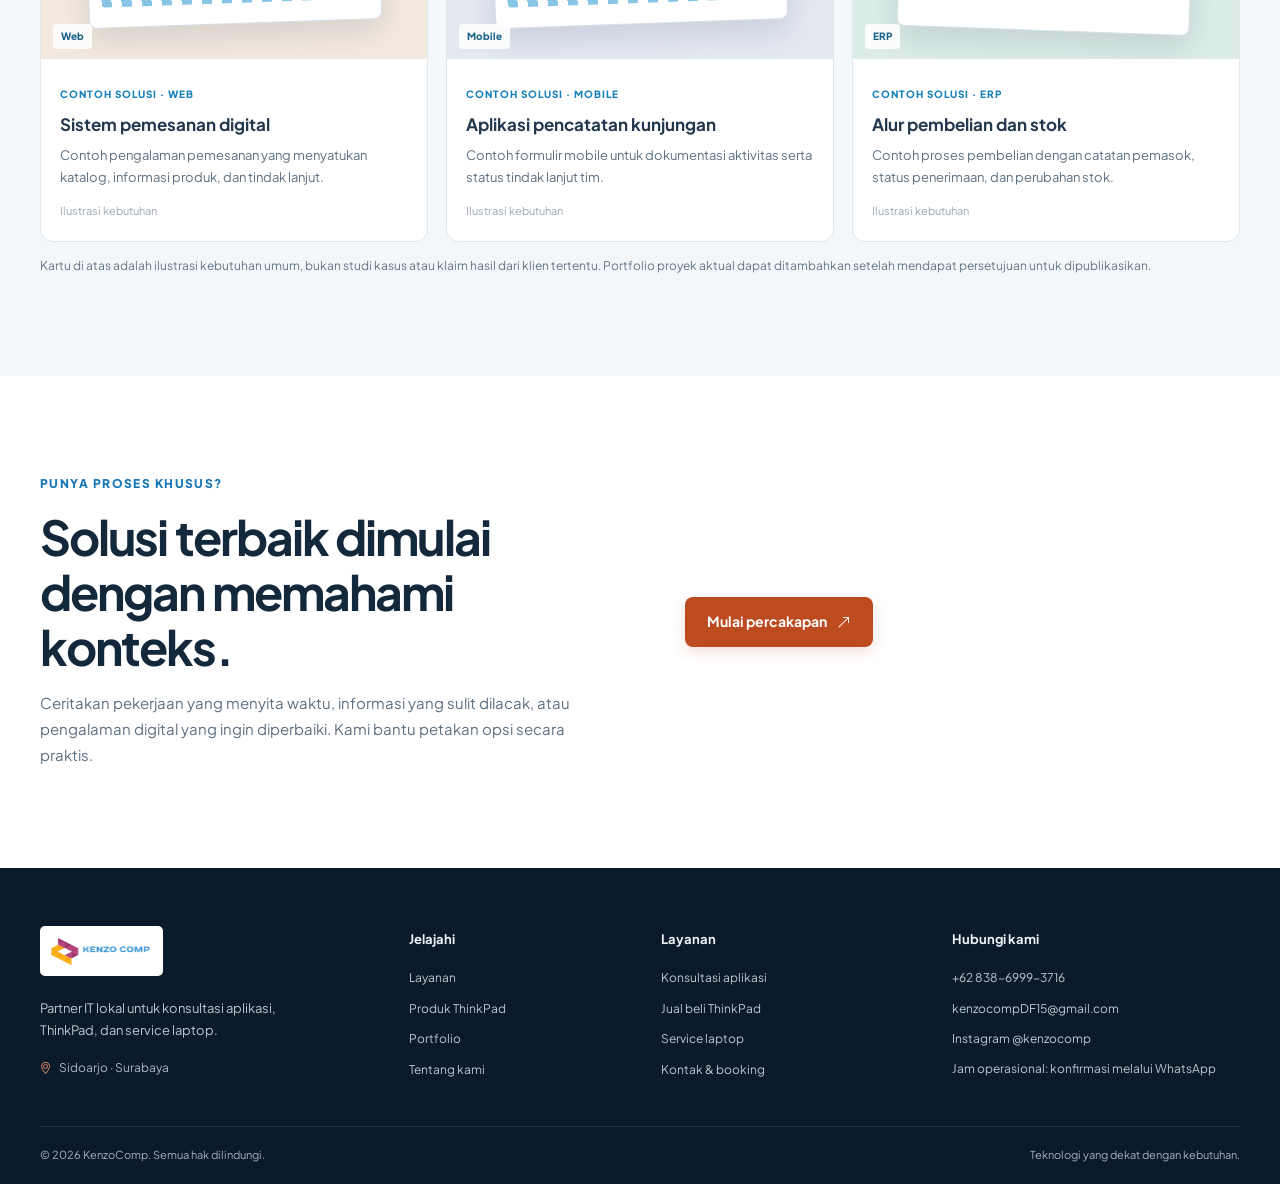
<file: portfolio/index.html>
<!doctype html>
<html lang="id">
<head>
  <meta charset="utf-8"><meta name="viewport" content="width=device-width, initial-scale=1">
  <title>Portfolio & Contoh Solusi — KenzoComp</title>
  <meta name="description" content="Jelajahi contoh solusi web, mobile, dan ERP yang dapat dikembangkan KenzoComp sesuai kebutuhan bisnis Anda.">
  <meta name="theme-color" content="#10233f">
  <script>try{var theme=localStorage.getItem("kenzocomp-theme");document.documentElement.dataset.theme=theme==="dark"||theme==="light"?theme:(matchMedia("(prefers-color-scheme: dark)").matches?"dark":"light");}catch(error){document.documentElement.dataset.theme="light";}</script>
  <link rel="canonical" href="https://kenzocomp.github.io/portfolio/">
  <meta property="og:type" content="website"><meta property="og:site_name" content="KenzoComp"><meta property="og:title" content="Portfolio & Contoh Solusi — KenzoComp"><meta property="og:description" content="Contoh pendekatan solusi web, mobile, dan ERP yang dapat dikembangkan sesuai kebutuhan bisnis."><meta property="og:image" content="https://kenzocomp.github.io/images/kenzocomp.png"><meta name="twitter:card" content="summary_large_image">
  <link rel="icon" href="../images/logoKENZO1.png" type="image/png">
  <link rel="preconnect" href="https://fonts.googleapis.com"><link rel="preconnect" href="https://fonts.gstatic.com" crossorigin>
  <link href="https://fonts.googleapis.com/css2?family=Plus+Jakarta+Sans:wght@400;500;600;700;800&display=swap" rel="stylesheet">
  <link href="../css/bootstrap-icons.css" rel="stylesheet"><link href="../css/kenzocomp-modern.css" rel="stylesheet">
  <script src="../js/kenzocomp.js" defer></script>
</head>
<body data-root="../">
  <a class="skip-link" href="#main">Lewati ke konten utama</a>
  <header class="site-header"><div class="container nav-wrap">
    <a class="brand" href="../index.html#top" aria-label="KenzoComp, beranda"><img src="../images/logoKENZO1.png" alt="KenzoComp" width="150" height="53"></a>
    <button class="menu-toggle" type="button" aria-expanded="false" aria-controls="primary-nav" aria-label="Buka navigasi"><span></span><span></span><span></span></button>
    <nav class="primary-nav" id="primary-nav" aria-label="Navigasi utama"><a href="../index.html#layanan">Layanan</a><a href="../index.html#produk">Produk</a><a href="./" aria-current="page">Portfolio</a><a href="../tentang/">Tentang</a><a href="../kontak/">Kontak</a><a class="button button-small button-orange nav-cta" href="https://wa.me/6283869993716?text=Halo%20KenzoComp%2C%20saya%20ingin%20mendiskusikan%20portfolio." target="_blank" rel="noopener noreferrer"><i class="bi bi-whatsapp" aria-hidden="true"></i> Diskusi proyek</a></nav>
  </div></header>
  <main id="main">
    <section class="page-hero"><div class="container page-hero-inner"><p class="eyebrow eyebrow-light">Portfolio · Contoh solusi</p><h1>Berangkat dari masalah, menuju proses yang lebih rapi.</h1><p>Setiap organisasi punya alur yang berbeda. Berikut contoh jenis solusi web, mobile, dan ERP yang dapat dirancang bersama KenzoComp.</p><a class="button button-orange" href="https://wa.me/6283869993716?text=Halo%20KenzoComp%2C%20saya%20ingin%20mendiskusikan%20kebutuhan%20proyek." target="_blank" rel="noopener noreferrer"><i class="bi bi-whatsapp"></i> Diskusikan proyek Anda</a></div></section>
    <section class="section section-portfolio"><div class="container">
      <div class="section-heading"><div><p class="eyebrow">Ide dan kapabilitas</p><h2>Contoh pendekatan untuk tantangan sehari-hari.</h2></div><p>Filter kategori untuk menemukan gambaran yang paling dekat dengan kebutuhan Anda.</p></div>
      <div class="filter-row" role="group" aria-label="Filter kategori portfolio"><button type="button" class="filter-button is-active" aria-pressed="true" data-portfolio-filter="Semua">Semua</button><button type="button" class="filter-button" aria-pressed="false" data-portfolio-filter="Web">Web</button><button type="button" class="filter-button" aria-pressed="false" data-portfolio-filter="Mobile">Mobile</button><button type="button" class="filter-button" aria-pressed="false" data-portfolio-filter="ERP">ERP</button></div>
      <div class="portfolio-grid" data-portfolio aria-live="polite"><p class="loading-message">Menyiapkan contoh solusi…</p></div>
      <p class="sample-note">Kartu di atas adalah ilustrasi kebutuhan umum, bukan studi kasus atau klaim hasil dari klien tertentu. Portfolio proyek aktual dapat ditambahkan setelah mendapat persetujuan untuk dipublikasikan.</p>
    </div></section>
    <section class="section"><div class="container split-info"><div><p class="eyebrow">Punya proses khusus?</p><h2>Solusi terbaik dimulai dengan memahami konteks.</h2><p>Ceritakan pekerjaan yang menyita waktu, informasi yang sulit dilacak, atau pengalaman digital yang ingin diperbaiki. Kami bantu petakan opsi secara praktis.</p></div><a class="button button-orange" href="../kontak/">Mulai percakapan <i class="bi bi-arrow-up-right"></i></a></div></section>
  </main>
  <footer class="site-footer"><div class="container footer-main">
    <div class="footer-brand"><a class="brand" href="../index.html#top"><img src="../images/logoKENZO1.png" alt="KenzoComp" width="150" height="53"></a><p>Partner IT lokal untuk konsultasi aplikasi, ThinkPad, dan service laptop.</p><span><i class="bi bi-geo-alt"></i> Sidoarjo · Surabaya</span></div>
    <div class="footer-links"><h2>Jelajahi</h2><a href="../index.html#layanan">Layanan</a><a href="../index.html#produk">Produk ThinkPad</a><a href="./">Portfolio</a><a href="../tentang/">Tentang kami</a></div>
    <div class="footer-links"><h2>Layanan</h2><a href="../layanan/konsultasi/">Konsultasi aplikasi</a><a href="../layanan/thinkpad/">Jual beli ThinkPad</a><a href="../layanan/service/">Service laptop</a><a href="../kontak/">Kontak &amp; booking</a></div>
    <div class="footer-links footer-contact"><h2>Hubungi kami</h2><a href="tel:+6283869993716">+62 838-6999-3716</a><a href="mailto:kenzocompDF15@gmail.com">kenzocompDF15@gmail.com</a><a href="https://www.instagram.com/kenzocomp/" target="_blank" rel="noopener noreferrer">Instagram @kenzocomp</a><span>Jam operasional: konfirmasi melalui WhatsApp</span></div>
  </div><div class="container footer-bottom"><span>© <span data-current-year>2026</span> KenzoComp. Semua hak dilindungi.</span><span>Teknologi yang dekat dengan kebutuhan.</span></div></footer>
  <a class="floating-whatsapp" href="https://wa.me/6283869993716?text=Halo%20KenzoComp%2C%20saya%20ingin%20bertanya." target="_blank" rel="noopener noreferrer" aria-label="Hubungi KenzoComp melalui WhatsApp"><i class="bi bi-whatsapp" aria-hidden="true"></i></a>
</body>
</html>
</file>
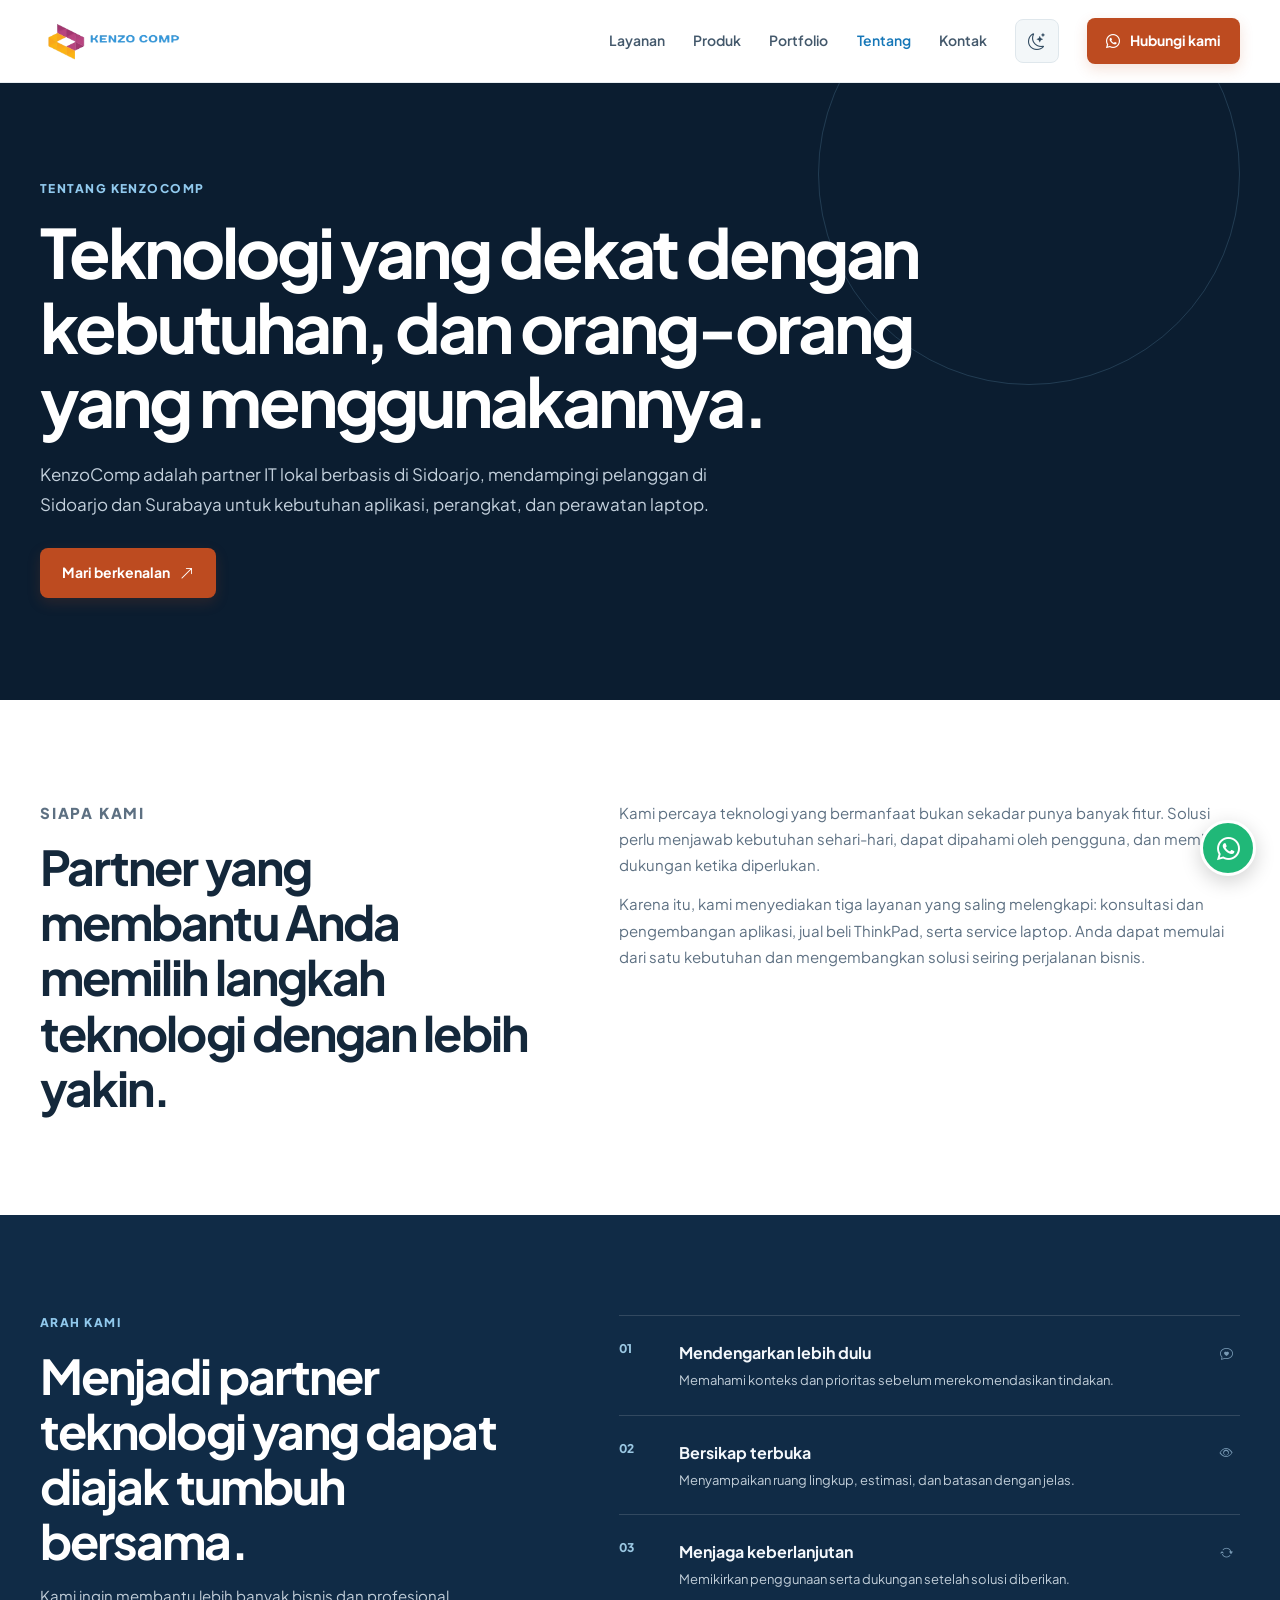
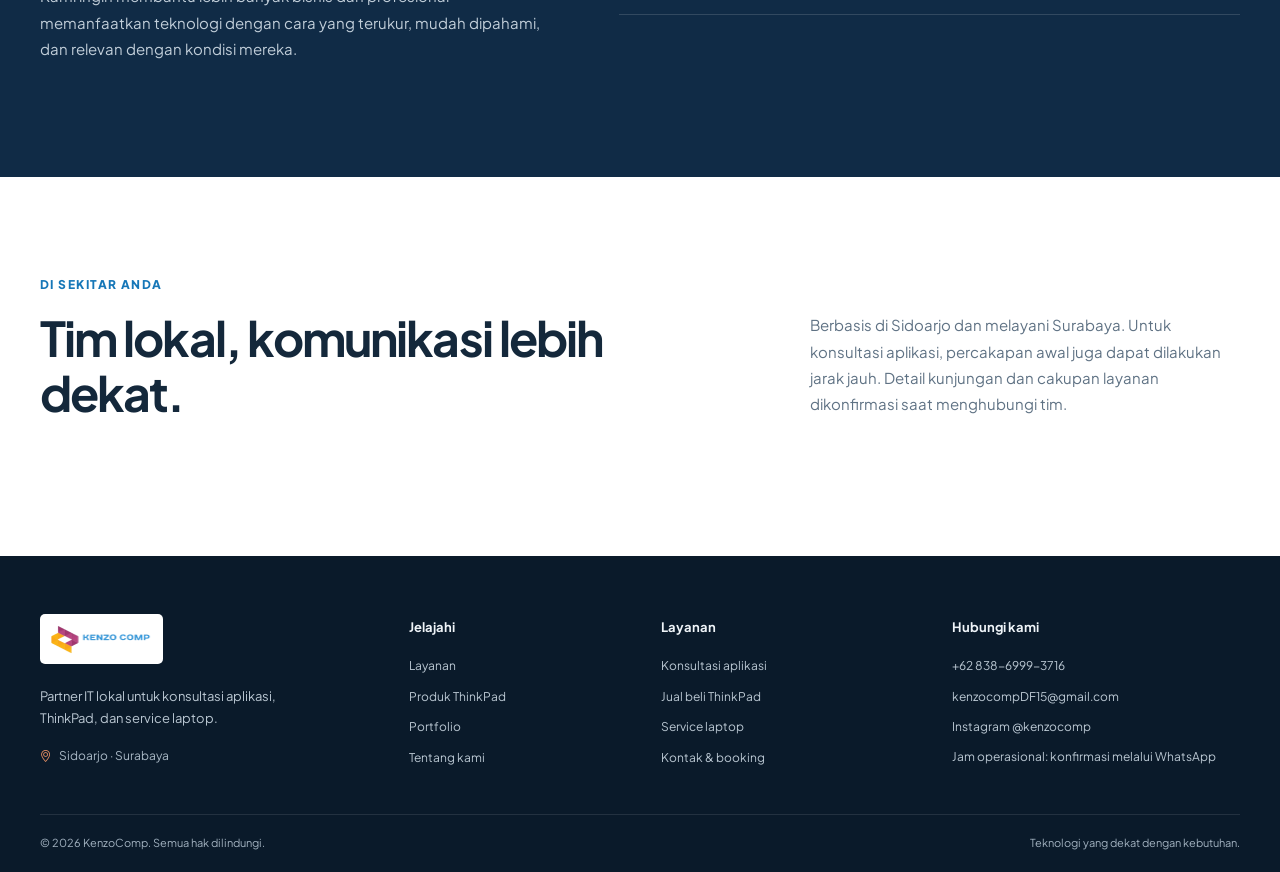
<file: tentang/index.html>
<!doctype html>
<html lang="id">
<head>
  <meta charset="utf-8"><meta name="viewport" content="width=device-width, initial-scale=1">
  <title>Tentang KenzoComp — Partner IT Lokal Sidoarjo & Surabaya</title>
  <meta name="description" content="Kenali KenzoComp, partner IT lokal yang mendampingi kebutuhan aplikasi, ThinkPad, dan service laptop di Sidoarjo dan Surabaya.">
  <meta name="theme-color" content="#10233f">
  <script>try{var theme=localStorage.getItem("kenzocomp-theme");document.documentElement.dataset.theme=theme==="dark"||theme==="light"?theme:(matchMedia("(prefers-color-scheme: dark)").matches?"dark":"light");}catch(error){document.documentElement.dataset.theme="light";}</script>
  <link rel="canonical" href="https://kenzocomp.github.io/tentang/">
  <meta property="og:type" content="website"><meta property="og:site_name" content="KenzoComp"><meta property="og:title" content="Tentang KenzoComp — Partner IT Lokal Sidoarjo & Surabaya"><meta property="og:description" content="Kenali partner IT lokal untuk kebutuhan aplikasi, perangkat, dan perawatan laptop."><meta property="og:image" content="https://kenzocomp.github.io/images/kenzocomp.png"><meta name="twitter:card" content="summary_large_image">
  <link rel="icon" href="../images/logoKENZO1.png" type="image/png">
  <link rel="preconnect" href="https://fonts.googleapis.com"><link rel="preconnect" href="https://fonts.gstatic.com" crossorigin>
  <link href="https://fonts.googleapis.com/css2?family=Plus+Jakarta+Sans:wght@400;500;600;700;800&display=swap" rel="stylesheet">
  <link href="../css/bootstrap-icons.css" rel="stylesheet"><link href="../css/kenzocomp-modern.css" rel="stylesheet">
  <script src="../js/kenzocomp.js" defer></script>
</head>
<body data-root="../">
  <a class="skip-link" href="#main">Lewati ke konten utama</a>
  <header class="site-header"><div class="container nav-wrap">
    <a class="brand" href="../index.html#top" aria-label="KenzoComp, beranda"><img src="../images/logoKENZO1.png" alt="KenzoComp" width="150" height="53"></a>
    <button class="menu-toggle" type="button" aria-expanded="false" aria-controls="primary-nav" aria-label="Buka navigasi"><span></span><span></span><span></span></button>
    <nav class="primary-nav" id="primary-nav" aria-label="Navigasi utama"><a href="../index.html#layanan">Layanan</a><a href="../index.html#produk">Produk</a><a href="../portfolio/">Portfolio</a><a href="./" aria-current="page">Tentang</a><a href="../kontak/">Kontak</a><a class="button button-small button-orange nav-cta" href="https://wa.me/6283869993716?text=Halo%20KenzoComp%2C%20saya%20ingin%20mengenal%20layanan%20KenzoComp." target="_blank" rel="noopener noreferrer"><i class="bi bi-whatsapp" aria-hidden="true"></i> Hubungi kami</a></nav>
  </div></header>
  <main id="main">
    <section class="page-hero"><div class="container page-hero-inner"><p class="eyebrow eyebrow-light">Tentang KenzoComp</p><h1>Teknologi yang dekat dengan kebutuhan, dan orang-orang yang menggunakannya.</h1><p>KenzoComp adalah partner IT lokal berbasis di Sidoarjo, mendampingi pelanggan di Sidoarjo dan Surabaya untuk kebutuhan aplikasi, perangkat, dan perawatan laptop.</p><a class="button button-orange" href="../kontak/">Mari berkenalan <i class="bi bi-arrow-up-right"></i></a></div></section>
    <section class="section"><div class="container about-intro">
      <div><p class="eyebrow">Siapa kami</p><h2>Partner yang membantu Anda memilih langkah teknologi dengan lebih yakin.</h2></div>
      <div><p>Kami percaya teknologi yang bermanfaat bukan sekadar punya banyak fitur. Solusi perlu menjawab kebutuhan sehari-hari, dapat dipahami oleh pengguna, dan memiliki dukungan ketika diperlukan.</p><p>Karena itu, kami menyediakan tiga layanan yang saling melengkapi: konsultasi dan pengembangan aplikasi, jual beli ThinkPad, serta service laptop. Anda dapat memulai dari satu kebutuhan dan mengembangkan solusi seiring perjalanan bisnis.</p></div>
    </div></section>
    <section class="section section-why"><div class="container about-values">
      <div><p class="eyebrow eyebrow-light">Arah kami</p><h2>Menjadi partner teknologi yang dapat diajak tumbuh bersama.</h2><p>Kami ingin membantu lebih banyak bisnis dan profesional memanfaatkan teknologi dengan cara yang terukur, mudah dipahami, dan relevan dengan kondisi mereka.</p></div>
      <div class="why-list"><article><span>01</span><div><h3>Mendengarkan lebih dulu</h3><p>Memahami konteks dan prioritas sebelum merekomendasikan tindakan.</p></div><i class="bi bi-chat-heart"></i></article><article><span>02</span><div><h3>Bersikap terbuka</h3><p>Menyampaikan ruang lingkup, estimasi, dan batasan dengan jelas.</p></div><i class="bi bi-eye"></i></article><article><span>03</span><div><h3>Menjaga keberlanjutan</h3><p>Memikirkan penggunaan serta dukungan setelah solusi diberikan.</p></div><i class="bi bi-arrow-repeat"></i></article></div>
    </div></section>
    <section class="section"><div class="container section-heading"><div><p class="eyebrow">Di sekitar Anda</p><h2>Tim lokal, komunikasi lebih dekat.</h2></div><p>Berbasis di Sidoarjo dan melayani Surabaya. Untuk konsultasi aplikasi, percakapan awal juga dapat dilakukan jarak jauh. Detail kunjungan dan cakupan layanan dikonfirmasi saat menghubungi tim.</p></div></section>
  </main>
  <footer class="site-footer"><div class="container footer-main">
    <div class="footer-brand"><a class="brand" href="../index.html#top"><img src="../images/logoKENZO1.png" alt="KenzoComp" width="150" height="53"></a><p>Partner IT lokal untuk konsultasi aplikasi, ThinkPad, dan service laptop.</p><span><i class="bi bi-geo-alt"></i> Sidoarjo · Surabaya</span></div>
    <div class="footer-links"><h2>Jelajahi</h2><a href="../index.html#layanan">Layanan</a><a href="../index.html#produk">Produk ThinkPad</a><a href="../portfolio/">Portfolio</a><a href="./">Tentang kami</a></div>
    <div class="footer-links"><h2>Layanan</h2><a href="../layanan/konsultasi/">Konsultasi aplikasi</a><a href="../layanan/thinkpad/">Jual beli ThinkPad</a><a href="../layanan/service/">Service laptop</a><a href="../kontak/">Kontak &amp; booking</a></div>
    <div class="footer-links footer-contact"><h2>Hubungi kami</h2><a href="tel:+6283869993716">+62 838-6999-3716</a><a href="mailto:kenzocompDF15@gmail.com">kenzocompDF15@gmail.com</a><a href="https://www.instagram.com/kenzocomp/" target="_blank" rel="noopener noreferrer">Instagram @kenzocomp</a><span>Jam operasional: konfirmasi melalui WhatsApp</span></div>
  </div><div class="container footer-bottom"><span>© <span data-current-year>2026</span> KenzoComp. Semua hak dilindungi.</span><span>Teknologi yang dekat dengan kebutuhan.</span></div></footer>
  <a class="floating-whatsapp" href="https://wa.me/6283869993716?text=Halo%20KenzoComp%2C%20saya%20ingin%20bertanya." target="_blank" rel="noopener noreferrer" aria-label="Hubungi KenzoComp melalui WhatsApp"><i class="bi bi-whatsapp" aria-hidden="true"></i></a>
</body>
</html>
</file>
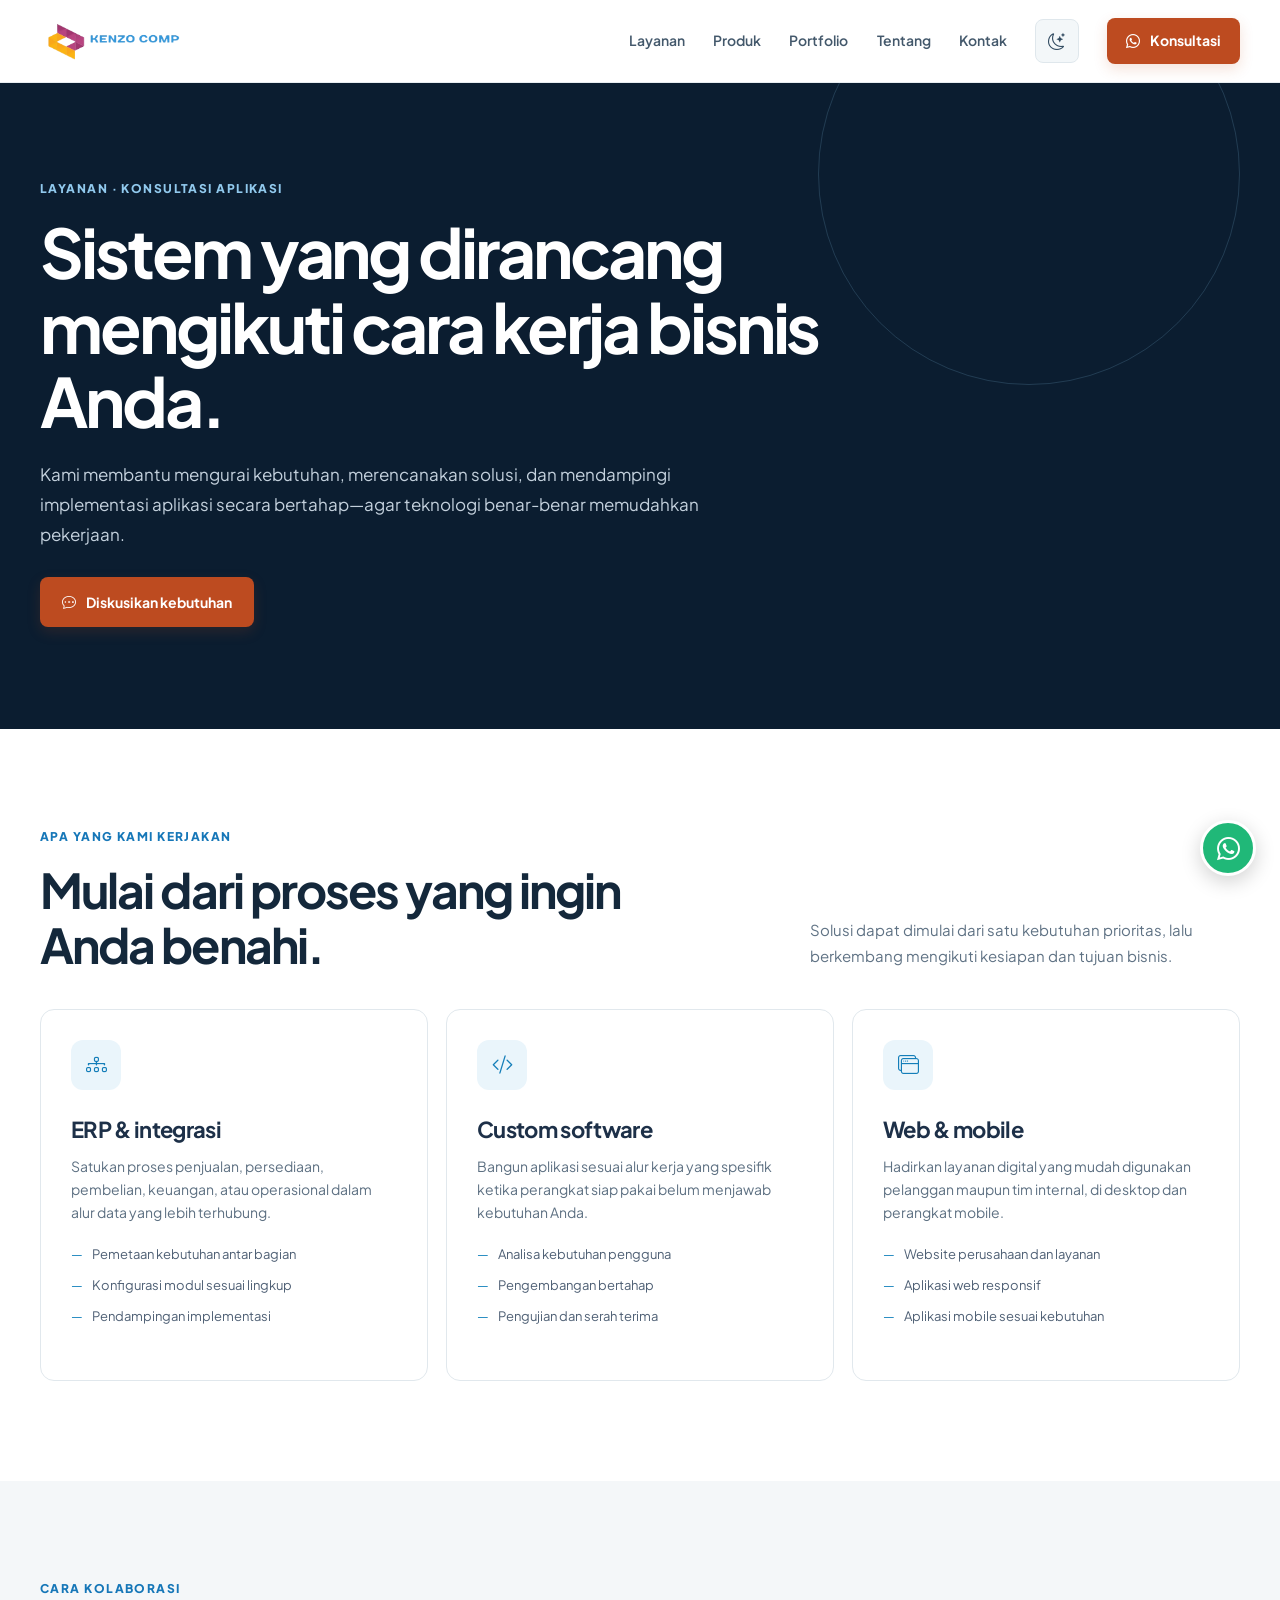
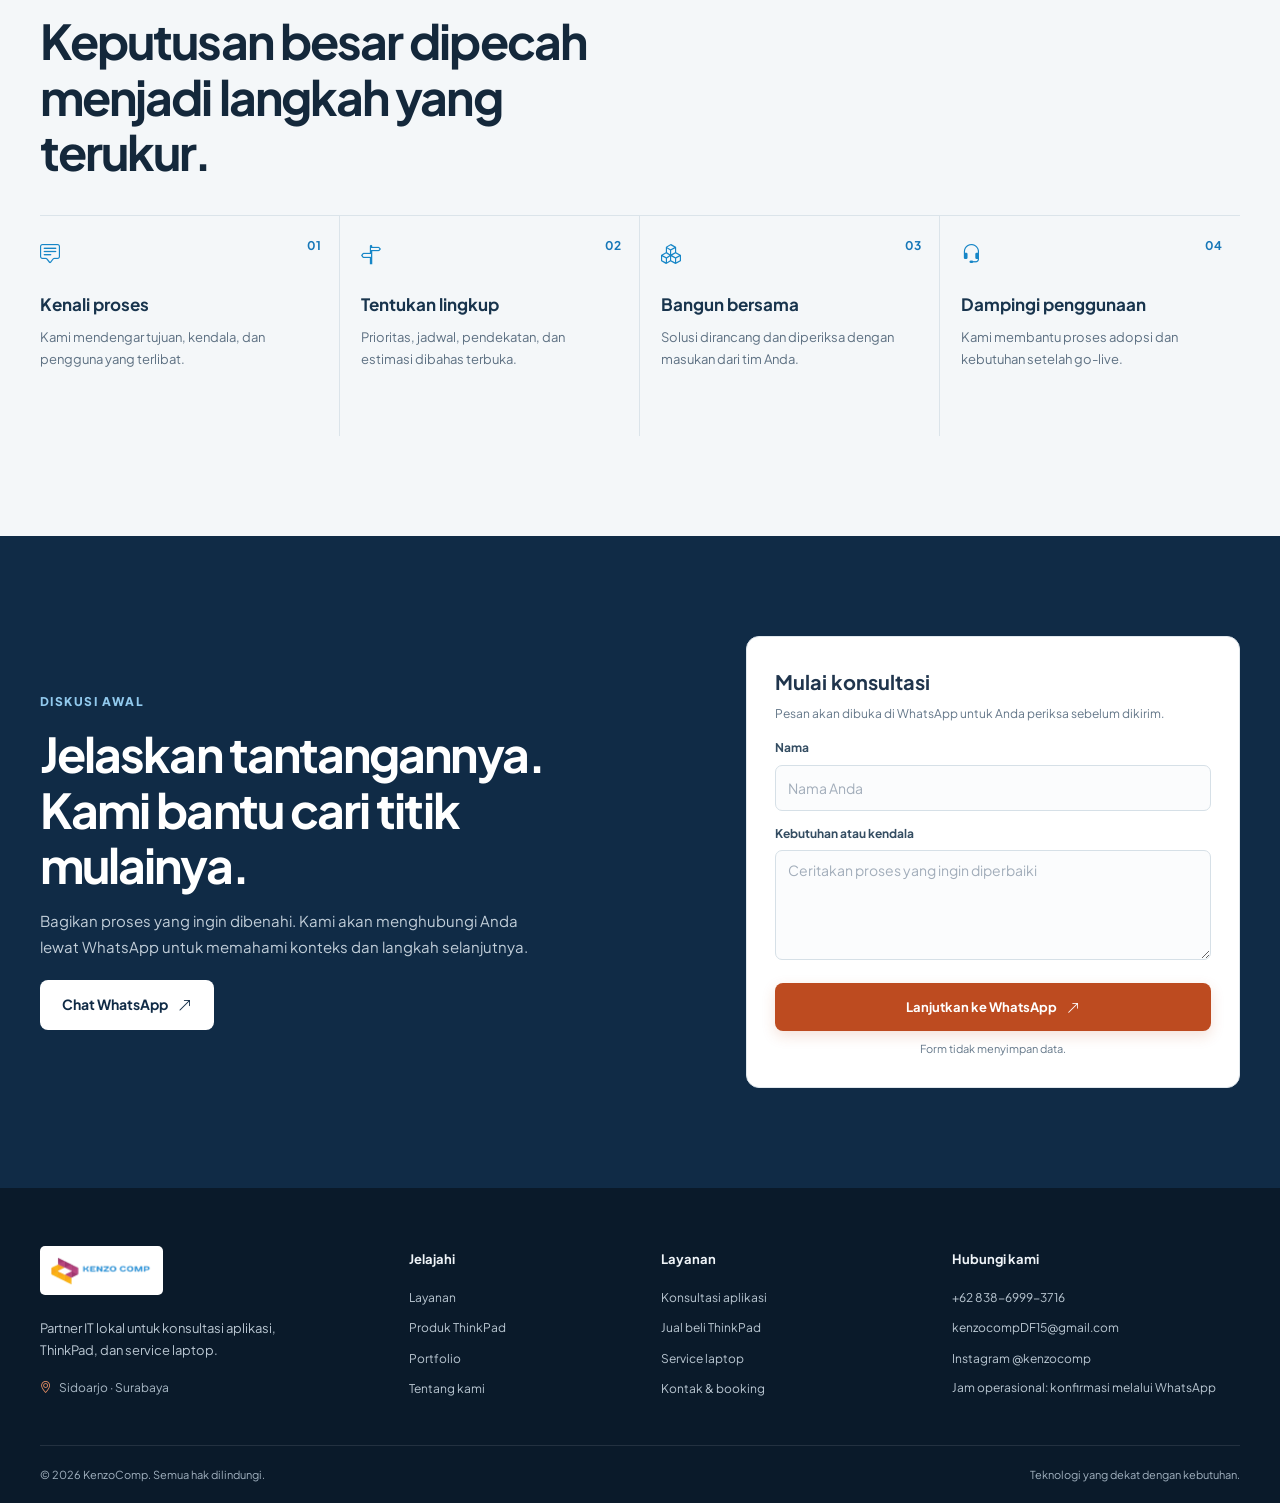
<file: layanan/konsultasi/index.html>
<!doctype html>
<html lang="id">
<head>
  <meta charset="utf-8"><meta name="viewport" content="width=device-width, initial-scale=1">
  <title>Konsultasi Aplikasi & ERP — KenzoComp</title>
  <meta name="description" content="Konsultasi ERP, custom software, website, dan aplikasi mobile untuk bisnis. Diskusikan kebutuhan sistem Anda bersama KenzoComp di Sidoarjo dan Surabaya.">
  <meta name="theme-color" content="#10233f">
  <script>try{var theme=localStorage.getItem("kenzocomp-theme");document.documentElement.dataset.theme=theme==="dark"||theme==="light"?theme:(matchMedia("(prefers-color-scheme: dark)").matches?"dark":"light");}catch(error){document.documentElement.dataset.theme="light";}</script>
  <link rel="canonical" href="https://kenzocomp.github.io/layanan/konsultasi/">
  <meta property="og:type" content="website"><meta property="og:site_name" content="KenzoComp"><meta property="og:title" content="Konsultasi Aplikasi & ERP — KenzoComp"><meta property="og:description" content="Rancang ERP, custom software, website, dan aplikasi mobile bersama partner IT lokal Sidoarjo dan Surabaya."><meta property="og:image" content="https://kenzocomp.github.io/images/kenzocomp.png"><meta name="twitter:card" content="summary_large_image">
  <link rel="icon" href="../../images/logoKENZO1.png" type="image/png">
  <link rel="preconnect" href="https://fonts.googleapis.com"><link rel="preconnect" href="https://fonts.gstatic.com" crossorigin>
  <link href="https://fonts.googleapis.com/css2?family=Plus+Jakarta+Sans:wght@400;500;600;700;800&display=swap" rel="stylesheet">
  <link href="../../css/bootstrap-icons.css" rel="stylesheet"><link href="../../css/kenzocomp-modern.css" rel="stylesheet">
  <script src="../../js/kenzocomp.js" defer></script>
</head>
<body data-root="../../">
  <a class="skip-link" href="#main">Lewati ke konten utama</a>
  <header class="site-header"><div class="container nav-wrap">
    <a class="brand" href="../../index.html#top" aria-label="KenzoComp, beranda"><img src="../../images/logoKENZO1.png" alt="KenzoComp" width="150" height="53"></a>
    <button class="menu-toggle" type="button" aria-expanded="false" aria-controls="primary-nav" aria-label="Buka navigasi"><span></span><span></span><span></span></button>
    <nav class="primary-nav" id="primary-nav" aria-label="Navigasi utama"><a href="../../index.html#layanan">Layanan</a><a href="../../index.html#produk">Produk</a><a href="../../portfolio/">Portfolio</a><a href="../../tentang/">Tentang</a><a href="../../kontak/">Kontak</a><a class="button button-small button-orange nav-cta" href="https://wa.me/6283869993716?text=Halo%20KenzoComp%2C%20saya%20ingin%20konsultasi%20aplikasi." target="_blank" rel="noopener noreferrer"><i class="bi bi-whatsapp" aria-hidden="true"></i> Konsultasi</a></nav>
  </div></header>
  <main id="main">
    <section class="page-hero"><div class="container page-hero-inner"><p class="eyebrow eyebrow-light">Layanan · Konsultasi aplikasi</p><h1>Sistem yang dirancang mengikuti cara kerja bisnis Anda.</h1><p>Kami membantu mengurai kebutuhan, merencanakan solusi, dan mendampingi implementasi aplikasi secara bertahap—agar teknologi benar-benar memudahkan pekerjaan.</p><a class="button button-orange" href="#diskusi"><i class="bi bi-chat-dots"></i> Diskusikan kebutuhan</a></div></section>
    <section class="section"><div class="container">
      <div class="section-heading"><div><p class="eyebrow">Apa yang kami kerjakan</p><h2>Mulai dari proses yang ingin Anda benahi.</h2></div><p>Solusi dapat dimulai dari satu kebutuhan prioritas, lalu berkembang mengikuti kesiapan dan tujuan bisnis.</p></div>
      <div class="service-grid">
        <article class="service-card"><span class="service-icon"><i class="bi bi-diagram-3"></i></span><h3>ERP &amp; integrasi</h3><p>Satukan proses penjualan, persediaan, pembelian, keuangan, atau operasional dalam alur data yang lebih terhubung.</p><ul><li>Pemetaan kebutuhan antar bagian</li><li>Konfigurasi modul sesuai lingkup</li><li>Pendampingan implementasi</li></ul></article>
        <article class="service-card"><span class="service-icon"><i class="bi bi-code-slash"></i></span><h3>Custom software</h3><p>Bangun aplikasi sesuai alur kerja yang spesifik ketika perangkat siap pakai belum menjawab kebutuhan Anda.</p><ul><li>Analisa kebutuhan pengguna</li><li>Pengembangan bertahap</li><li>Pengujian dan serah terima</li></ul></article>
        <article class="service-card"><span class="service-icon"><i class="bi bi-window-stack"></i></span><h3>Web &amp; mobile</h3><p>Hadirkan layanan digital yang mudah digunakan pelanggan maupun tim internal, di desktop dan perangkat mobile.</p><ul><li>Website perusahaan dan layanan</li><li>Aplikasi web responsif</li><li>Aplikasi mobile sesuai kebutuhan</li></ul></article>
      </div>
    </div></section>
    <section class="section section-process"><div class="container"><div class="section-heading"><div><p class="eyebrow">Cara kolaborasi</p><h2>Keputusan besar dipecah menjadi langkah yang terukur.</h2></div></div><div class="process-grid">
      <article><span>01</span><i class="bi bi-chat-square-text"></i><h3>Kenali proses</h3><p>Kami mendengar tujuan, kendala, dan pengguna yang terlibat.</p></article>
      <article><span>02</span><i class="bi bi-signpost-split"></i><h3>Tentukan lingkup</h3><p>Prioritas, jadwal, pendekatan, dan estimasi dibahas terbuka.</p></article>
      <article><span>03</span><i class="bi bi-boxes"></i><h3>Bangun bersama</h3><p>Solusi dirancang dan diperiksa dengan masukan dari tim Anda.</p></article>
      <article><span>04</span><i class="bi bi-headset"></i><h3>Dampingi penggunaan</h3><p>Kami membantu proses adopsi dan kebutuhan setelah go-live.</p></article>
    </div></div></section>
    <section class="section page-contact-band" id="diskusi"><div class="container contact-layout">
      <div><p class="eyebrow eyebrow-light">Diskusi awal</p><h2>Jelaskan tantangannya. Kami bantu cari titik mulainya.</h2><p>Bagikan proses yang ingin dibenahi. Kami akan menghubungi Anda lewat WhatsApp untuk memahami konteks dan langkah selanjutnya.</p><a class="button button-light" href="https://wa.me/6283869993716?text=Halo%20KenzoComp%2C%20saya%20ingin%20mendiskusikan%20kebutuhan%20aplikasi." target="_blank" rel="noopener noreferrer">Chat WhatsApp <i class="bi bi-arrow-up-right"></i></a></div>
      <form class="contact-form" data-whatsapp-form><h3>Mulai konsultasi</h3><p>Pesan akan dibuka di WhatsApp untuk Anda periksa sebelum dikirim.</p><input type="hidden" name="interest" value="Konsultasi aplikasi"><label for="consult-name">Nama</label><input id="consult-name" name="name" autocomplete="name" required placeholder="Nama Anda"><label for="consult-message">Kebutuhan atau kendala</label><textarea id="consult-message" name="message" required placeholder="Ceritakan proses yang ingin diperbaiki"></textarea><button class="button button-orange button-full" type="submit">Lanjutkan ke WhatsApp <i class="bi bi-arrow-up-right"></i></button><small>Form tidak menyimpan data.</small></form>
    </div></section>
  </main>
  <footer class="site-footer"><div class="container footer-main">
    <div class="footer-brand"><a class="brand" href="../../index.html#top"><img src="../../images/logoKENZO1.png" alt="KenzoComp" width="150" height="53"></a><p>Partner IT lokal untuk konsultasi aplikasi, ThinkPad, dan service laptop.</p><span><i class="bi bi-geo-alt"></i> Sidoarjo · Surabaya</span></div>
    <div class="footer-links"><h2>Jelajahi</h2><a href="../../index.html#layanan">Layanan</a><a href="../../index.html#produk">Produk ThinkPad</a><a href="../../portfolio/">Portfolio</a><a href="../../tentang/">Tentang kami</a></div>
    <div class="footer-links"><h2>Layanan</h2><a href="../konsultasi/">Konsultasi aplikasi</a><a href="../thinkpad/">Jual beli ThinkPad</a><a href="../service/">Service laptop</a><a href="../../kontak/">Kontak &amp; booking</a></div>
    <div class="footer-links footer-contact"><h2>Hubungi kami</h2><a href="tel:+6283869993716">+62 838-6999-3716</a><a href="mailto:kenzocompDF15@gmail.com">kenzocompDF15@gmail.com</a><a href="https://www.instagram.com/kenzocomp/" target="_blank" rel="noopener noreferrer">Instagram @kenzocomp</a><span>Jam operasional: konfirmasi melalui WhatsApp</span></div>
  </div><div class="container footer-bottom"><span>© <span data-current-year>2026</span> KenzoComp. Semua hak dilindungi.</span><span>Teknologi yang dekat dengan kebutuhan.</span></div></footer>
  <a class="floating-whatsapp" href="https://wa.me/6283869993716?text=Halo%20KenzoComp%2C%20saya%20ingin%20bertanya." target="_blank" rel="noopener noreferrer" aria-label="Hubungi KenzoComp melalui WhatsApp"><i class="bi bi-whatsapp" aria-hidden="true"></i></a>
</body>
</html>
</file>
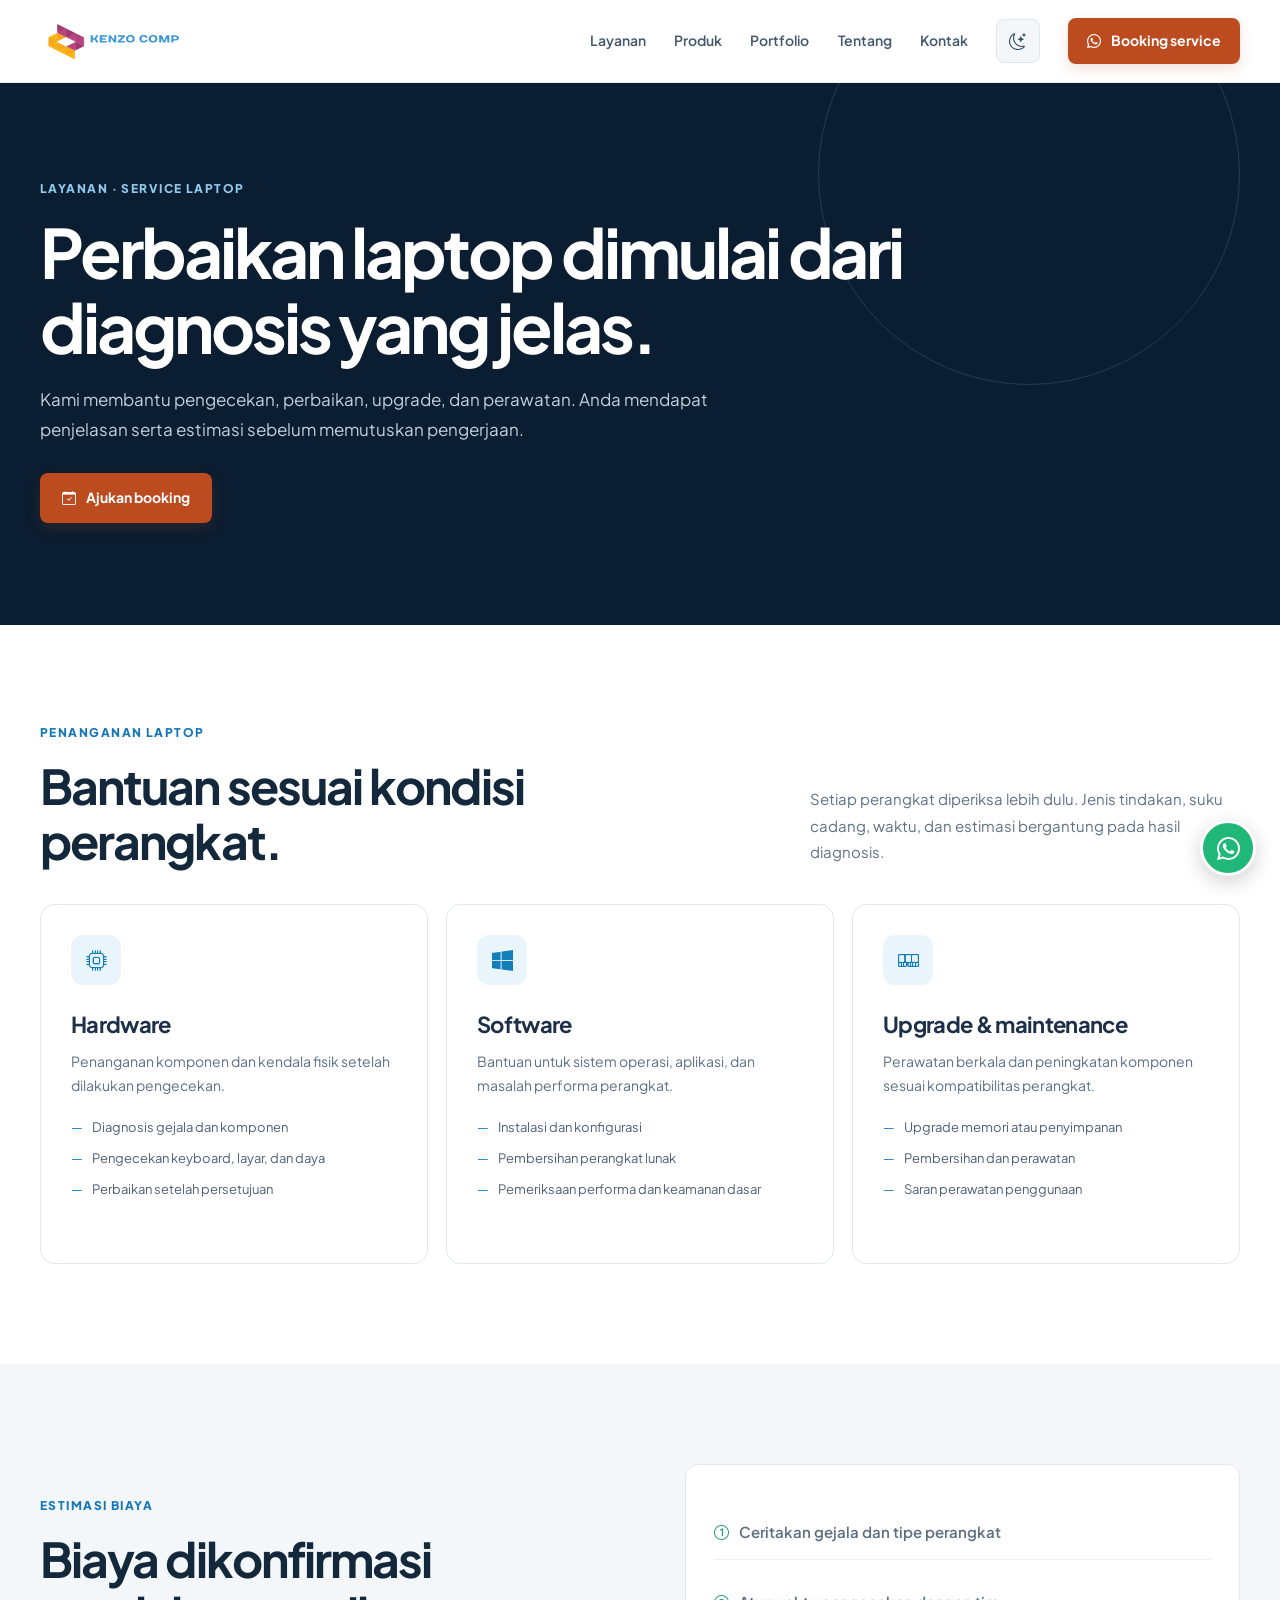
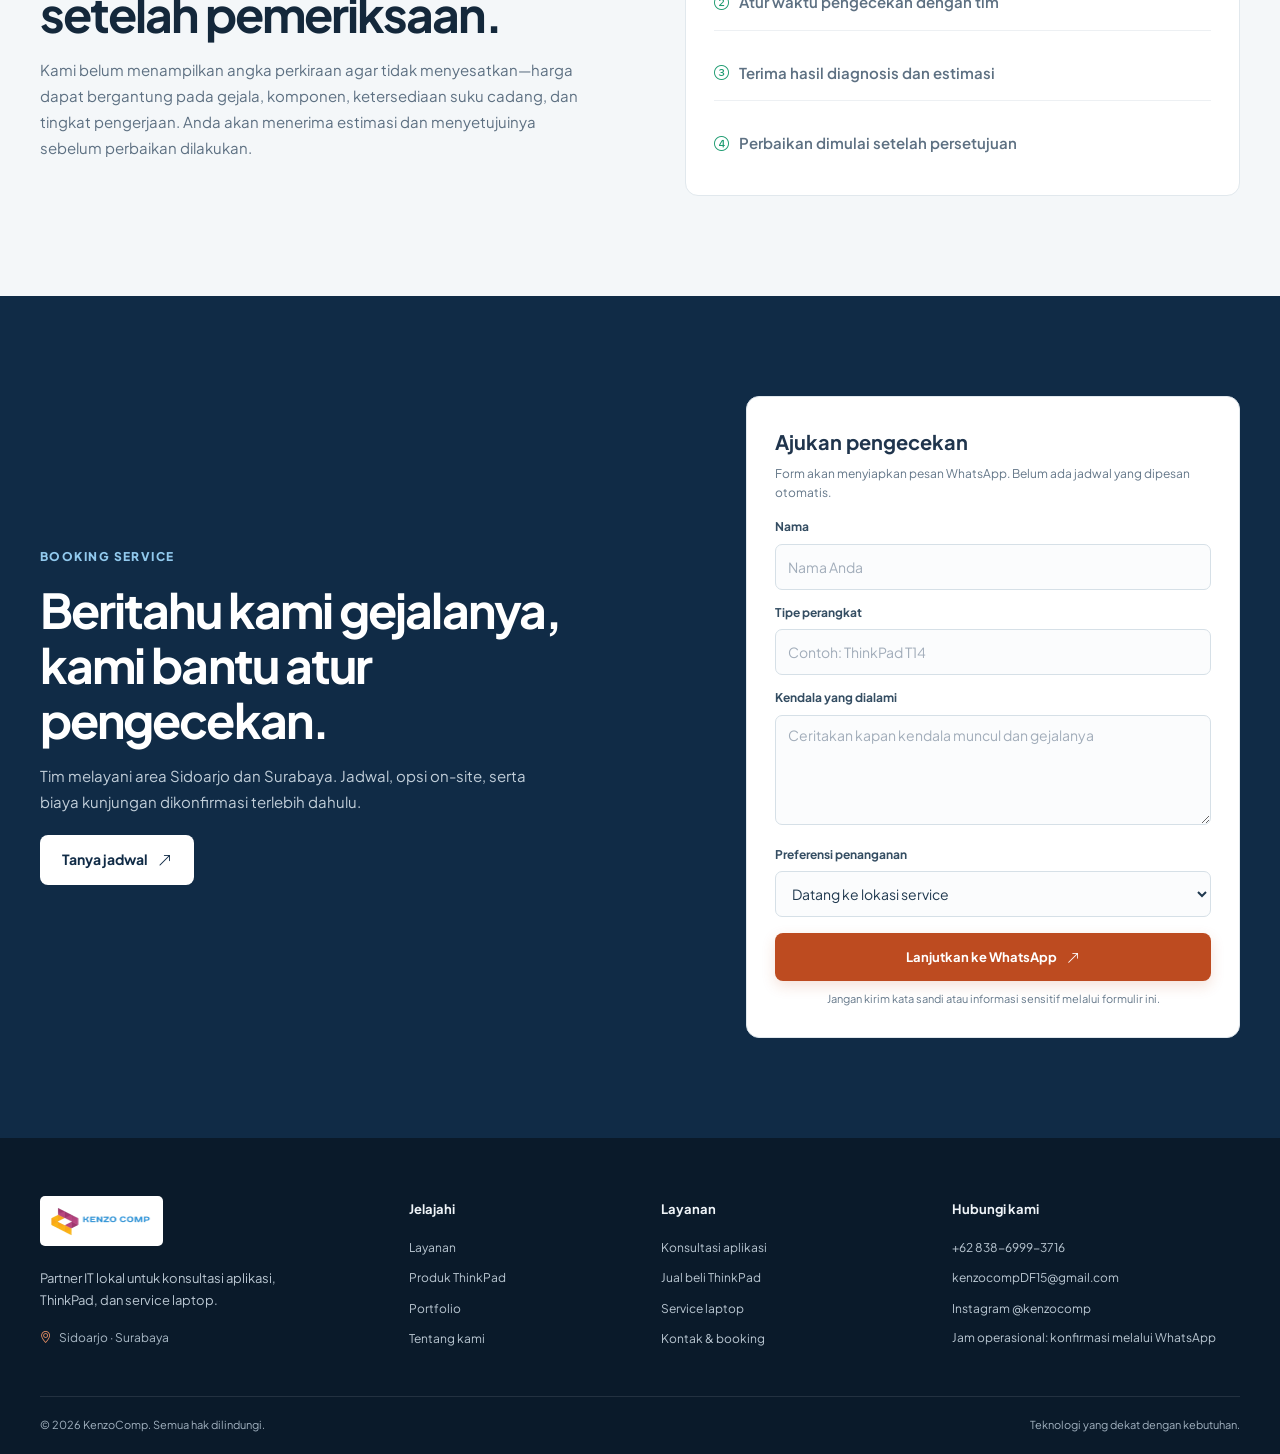
<file: layanan/service/index.html>
<!doctype html>
<html lang="id">
<head>
  <meta charset="utf-8"><meta name="viewport" content="width=device-width, initial-scale=1">
  <title>Service & Repair Laptop — KenzoComp</title>
  <meta name="description" content="Booking pengecekan dan service laptop di Sidoarjo dan Surabaya. KenzoComp membantu perbaikan hardware, software, upgrade, dan maintenance dengan diagnosis serta estimasi sebelum pengerjaan.">
  <meta name="theme-color" content="#10233f">
  <script>try{var theme=localStorage.getItem("kenzocomp-theme");document.documentElement.dataset.theme=theme==="dark"||theme==="light"?theme:(matchMedia("(prefers-color-scheme: dark)").matches?"dark":"light");}catch(error){document.documentElement.dataset.theme="light";}</script>
  <link rel="canonical" href="https://kenzocomp.github.io/layanan/service/">
  <meta property="og:type" content="website"><meta property="og:site_name" content="KenzoComp"><meta property="og:title" content="Service & Repair Laptop — KenzoComp"><meta property="og:description" content="Ajukan pengecekan laptop dengan diagnosis, estimasi, dan persetujuan sebelum pengerjaan."><meta property="og:image" content="https://kenzocomp.github.io/images/kenzocomp.png"><meta name="twitter:card" content="summary_large_image">
  <link rel="icon" href="../../images/logoKENZO1.png" type="image/png">
  <link rel="preconnect" href="https://fonts.googleapis.com"><link rel="preconnect" href="https://fonts.gstatic.com" crossorigin>
  <link href="https://fonts.googleapis.com/css2?family=Plus+Jakarta+Sans:wght@400;500;600;700;800&display=swap" rel="stylesheet">
  <link href="../../css/bootstrap-icons.css" rel="stylesheet"><link href="../../css/kenzocomp-modern.css" rel="stylesheet">
  <script src="../../js/kenzocomp.js" defer></script>
</head>
<body data-root="../../">
  <a class="skip-link" href="#main">Lewati ke konten utama</a>
  <header class="site-header"><div class="container nav-wrap">
    <a class="brand" href="../../index.html#top" aria-label="KenzoComp, beranda"><img src="../../images/logoKENZO1.png" alt="KenzoComp" width="150" height="53"></a>
    <button class="menu-toggle" type="button" aria-expanded="false" aria-controls="primary-nav" aria-label="Buka navigasi"><span></span><span></span><span></span></button>
    <nav class="primary-nav" id="primary-nav" aria-label="Navigasi utama"><a href="../../index.html#layanan">Layanan</a><a href="../../index.html#produk">Produk</a><a href="../../portfolio/">Portfolio</a><a href="../../tentang/">Tentang</a><a href="../../kontak/">Kontak</a><a class="button button-small button-orange nav-cta" href="https://wa.me/6283869993716?text=Halo%20KenzoComp%2C%20saya%20ingin%20booking%20service%20laptop." target="_blank" rel="noopener noreferrer"><i class="bi bi-whatsapp" aria-hidden="true"></i> Booking service</a></nav>
  </div></header>
  <main id="main">
    <section class="page-hero"><div class="container page-hero-inner"><p class="eyebrow eyebrow-light">Layanan · Service laptop</p><h1>Perbaikan laptop dimulai dari diagnosis yang jelas.</h1><p>Kami membantu pengecekan, perbaikan, upgrade, dan perawatan. Anda mendapat penjelasan serta estimasi sebelum memutuskan pengerjaan.</p><a class="button button-orange" href="#booking"><i class="bi bi-calendar-check"></i> Ajukan booking</a></div></section>
    <section class="section"><div class="container">
      <div class="section-heading"><div><p class="eyebrow">Penanganan laptop</p><h2>Bantuan sesuai kondisi perangkat.</h2></div><p>Setiap perangkat diperiksa lebih dulu. Jenis tindakan, suku cadang, waktu, dan estimasi bergantung pada hasil diagnosis.</p></div>
      <div class="service-grid">
        <article class="service-card"><span class="service-icon"><i class="bi bi-cpu"></i></span><h3>Hardware</h3><p>Penanganan komponen dan kendala fisik setelah dilakukan pengecekan.</p><ul><li>Diagnosis gejala dan komponen</li><li>Pengecekan keyboard, layar, dan daya</li><li>Perbaikan setelah persetujuan</li></ul></article>
        <article class="service-card"><span class="service-icon"><i class="bi bi-windows"></i></span><h3>Software</h3><p>Bantuan untuk sistem operasi, aplikasi, dan masalah performa perangkat.</p><ul><li>Instalasi dan konfigurasi</li><li>Pembersihan perangkat lunak</li><li>Pemeriksaan performa dan keamanan dasar</li></ul></article>
        <article class="service-card"><span class="service-icon"><i class="bi bi-memory"></i></span><h3>Upgrade &amp; maintenance</h3><p>Perawatan berkala dan peningkatan komponen sesuai kompatibilitas perangkat.</p><ul><li>Upgrade memori atau penyimpanan</li><li>Pembersihan dan perawatan</li><li>Saran perawatan penggunaan</li></ul></article>
      </div>
    </div></section>
    <section class="section section-process"><div class="container split-info">
      <div><p class="eyebrow">Estimasi biaya</p><h2>Biaya dikonfirmasi setelah pemeriksaan.</h2><p>Kami belum menampilkan angka perkiraan agar tidak menyesatkan—harga dapat bergantung pada gejala, komponen, ketersediaan suku cadang, dan tingkat pengerjaan. Anda akan menerima estimasi dan menyetujuinya sebelum perbaikan dilakukan.</p></div>
      <div class="info-checklist"><p><i class="bi bi-1-circle"></i> Ceritakan gejala dan tipe perangkat</p><p><i class="bi bi-2-circle"></i> Atur waktu pengecekan dengan tim</p><p><i class="bi bi-3-circle"></i> Terima hasil diagnosis dan estimasi</p><p><i class="bi bi-4-circle"></i> Perbaikan dimulai setelah persetujuan</p></div>
    </div></section>
    <section class="section page-contact-band" id="booking"><div class="container contact-layout">
      <div><p class="eyebrow eyebrow-light">Booking service</p><h2>Beritahu kami gejalanya, kami bantu atur pengecekan.</h2><p>Tim melayani area Sidoarjo dan Surabaya. Jadwal, opsi on-site, serta biaya kunjungan dikonfirmasi terlebih dahulu.</p><a class="button button-light" href="https://wa.me/6283869993716?text=Halo%20KenzoComp%2C%20saya%20ingin%20menanyakan%20jadwal%20service." target="_blank" rel="noopener noreferrer">Tanya jadwal <i class="bi bi-arrow-up-right"></i></a></div>
      <form class="contact-form" data-whatsapp-form><h3>Ajukan pengecekan</h3><p>Form akan menyiapkan pesan WhatsApp. Belum ada jadwal yang dipesan otomatis.</p><input type="hidden" name="interest" value="Booking service laptop"><label for="service-name">Nama</label><input id="service-name" name="name" autocomplete="name" required placeholder="Nama Anda"><label for="service-device">Tipe perangkat</label><input id="service-device" name="device" required placeholder="Contoh: ThinkPad T14"><label for="service-message">Kendala yang dialami</label><textarea id="service-message" name="message" required placeholder="Ceritakan kapan kendala muncul dan gejalanya"></textarea><label for="service-preference">Preferensi penanganan</label><select id="service-preference" name="preference"><option>Datang ke lokasi service</option><option>Tanyakan opsi on-site</option></select><button class="button button-orange button-full" type="submit">Lanjutkan ke WhatsApp <i class="bi bi-arrow-up-right"></i></button><small>Jangan kirim kata sandi atau informasi sensitif melalui formulir ini.</small></form>
    </div></section>
  </main>
  <footer class="site-footer"><div class="container footer-main">
    <div class="footer-brand"><a class="brand" href="../../index.html#top"><img src="../../images/logoKENZO1.png" alt="KenzoComp" width="150" height="53"></a><p>Partner IT lokal untuk konsultasi aplikasi, ThinkPad, dan service laptop.</p><span><i class="bi bi-geo-alt"></i> Sidoarjo · Surabaya</span></div>
    <div class="footer-links"><h2>Jelajahi</h2><a href="../../index.html#layanan">Layanan</a><a href="../../index.html#produk">Produk ThinkPad</a><a href="../../portfolio/">Portfolio</a><a href="../../tentang/">Tentang kami</a></div>
    <div class="footer-links"><h2>Layanan</h2><a href="../konsultasi/">Konsultasi aplikasi</a><a href="../thinkpad/">Jual beli ThinkPad</a><a href="../service/">Service laptop</a><a href="../../kontak/">Kontak &amp; booking</a></div>
    <div class="footer-links footer-contact"><h2>Hubungi kami</h2><a href="tel:+6283869993716">+62 838-6999-3716</a><a href="mailto:kenzocompDF15@gmail.com">kenzocompDF15@gmail.com</a><a href="https://www.instagram.com/kenzocomp/" target="_blank" rel="noopener noreferrer">Instagram @kenzocomp</a><span>Jam operasional: konfirmasi melalui WhatsApp</span></div>
  </div><div class="container footer-bottom"><span>© <span data-current-year>2026</span> KenzoComp. Semua hak dilindungi.</span><span>Teknologi yang dekat dengan kebutuhan.</span></div></footer>
  <a class="floating-whatsapp" href="https://wa.me/6283869993716?text=Halo%20KenzoComp%2C%20saya%20ingin%20bertanya." target="_blank" rel="noopener noreferrer" aria-label="Hubungi KenzoComp melalui WhatsApp"><i class="bi bi-whatsapp" aria-hidden="true"></i></a>
</body>
</html>
</file>
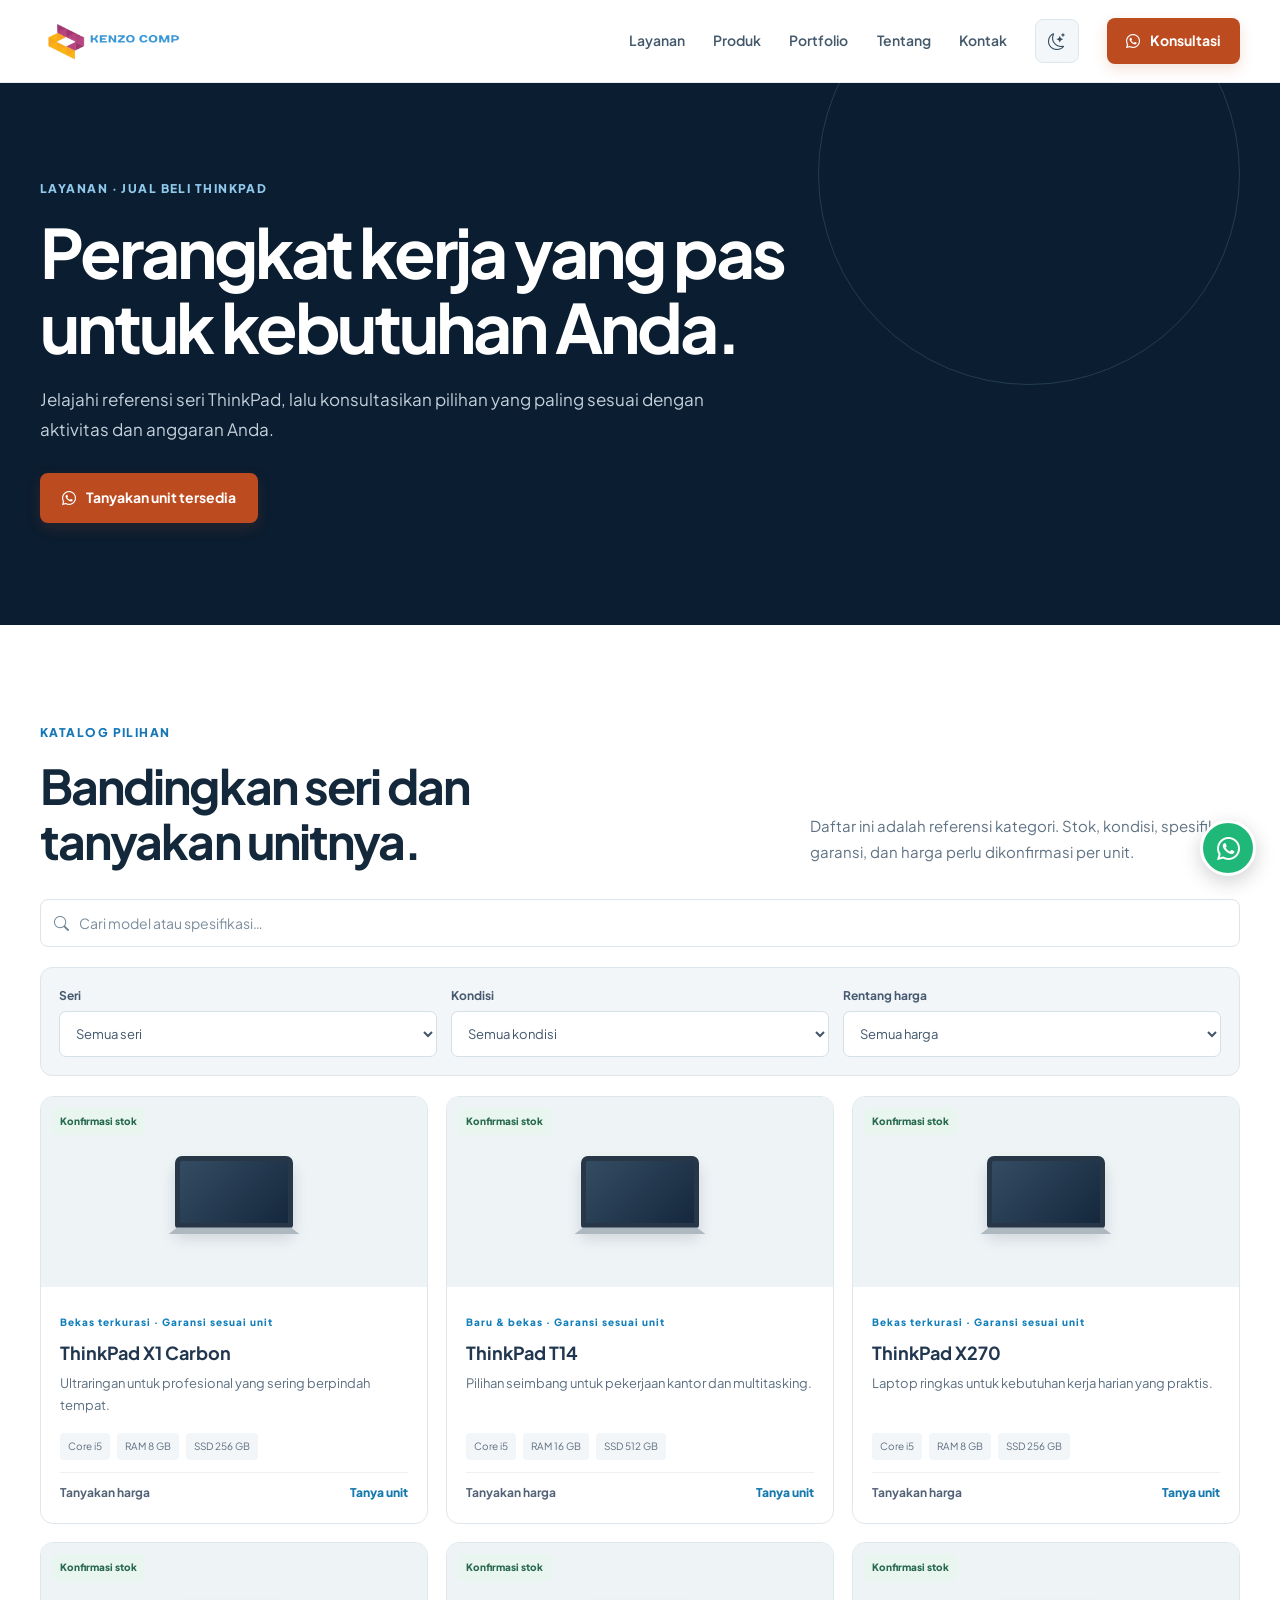
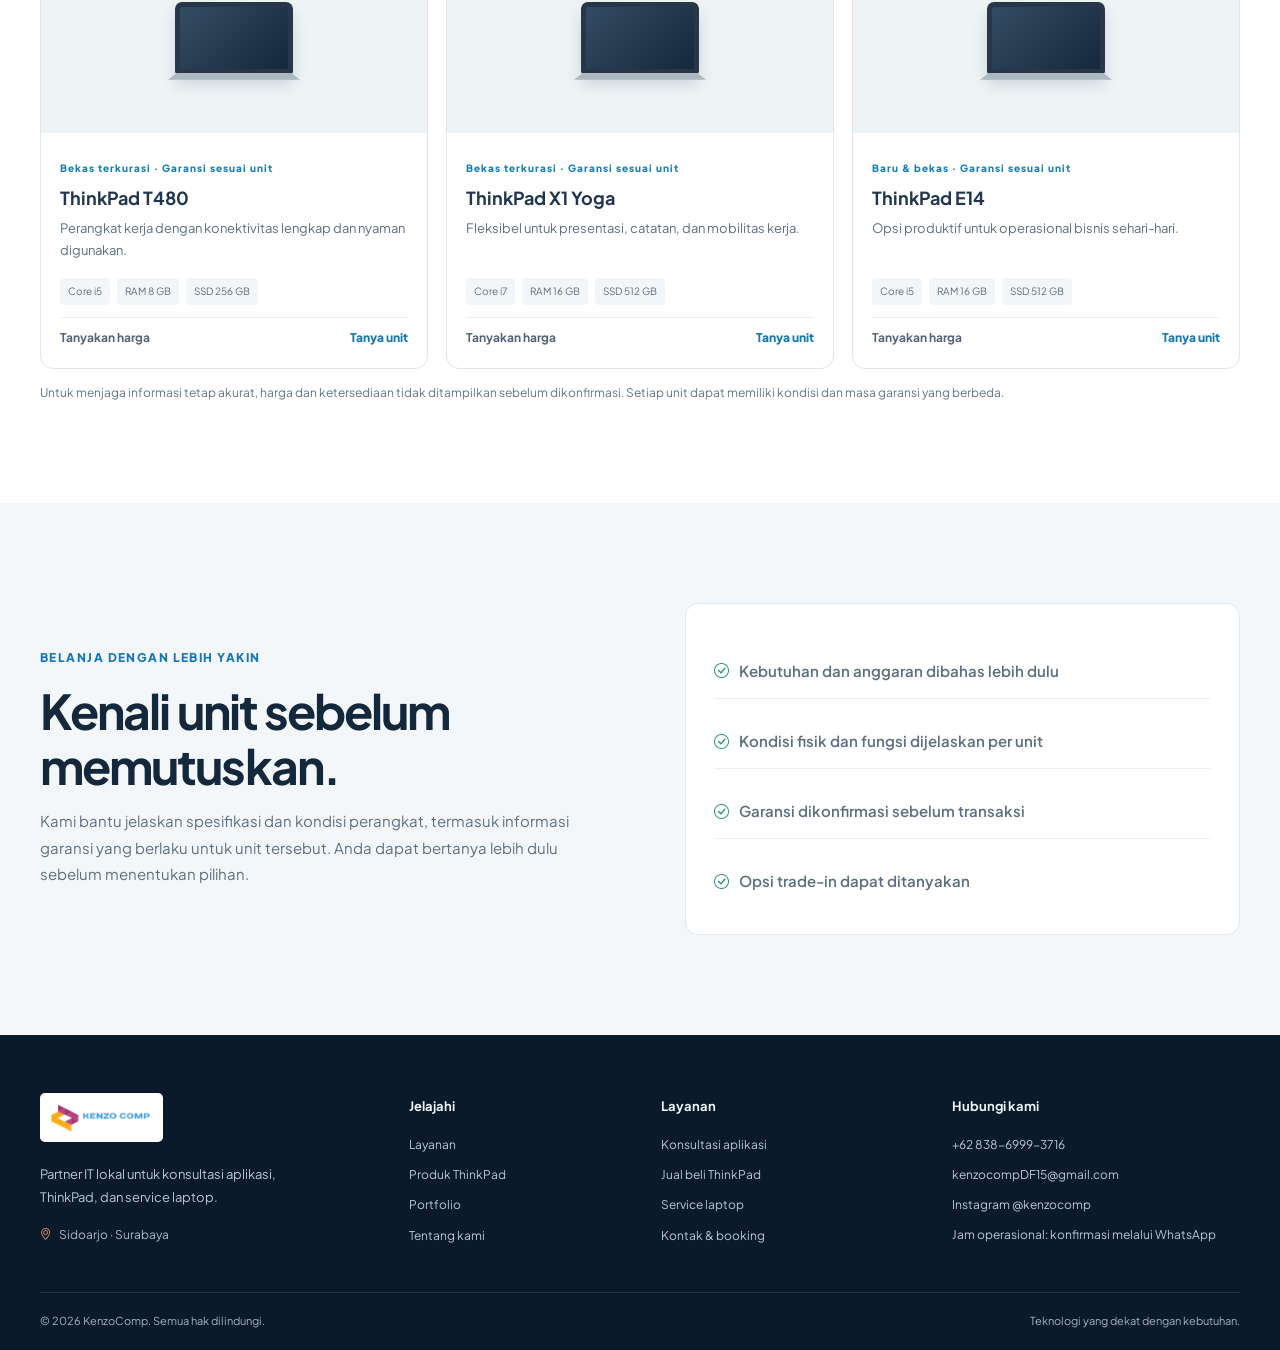
<file: layanan/thinkpad/index.html>
<!doctype html>
<html lang="id">
<head>
  <meta charset="utf-8"><meta name="viewport" content="width=device-width, initial-scale=1">
  <title>Katalog ThinkPad — KenzoComp</title>
  <meta name="description" content="Jelajahi pilihan laptop ThinkPad baru dan bekas terkurasi dari KenzoComp. Tanyakan ketersediaan, kondisi, spesifikasi, garansi, dan harga unit.">
  <meta name="theme-color" content="#10233f">
  <script>try{var theme=localStorage.getItem("kenzocomp-theme");document.documentElement.dataset.theme=theme==="dark"||theme==="light"?theme:(matchMedia("(prefers-color-scheme: dark)").matches?"dark":"light");}catch(error){document.documentElement.dataset.theme="light";}</script>
  <link rel="canonical" href="https://kenzocomp.github.io/layanan/thinkpad/">
  <meta property="og:type" content="website"><meta property="og:site_name" content="KenzoComp"><meta property="og:title" content="Katalog ThinkPad — KenzoComp"><meta property="og:description" content="Jelajahi pilihan ThinkPad baru dan bekas, lalu konsultasikan kondisi, garansi, spesifikasi, serta harga unit."><meta property="og:image" content="https://kenzocomp.github.io/images/kenzocomp.png"><meta name="twitter:card" content="summary_large_image">
  <link rel="icon" href="../../images/logoKENZO1.png" type="image/png">
  <link rel="preconnect" href="https://fonts.googleapis.com"><link rel="preconnect" href="https://fonts.gstatic.com" crossorigin>
  <link href="https://fonts.googleapis.com/css2?family=Plus+Jakarta+Sans:wght@400;500;600;700;800&display=swap" rel="stylesheet">
  <link href="../../css/bootstrap-icons.css" rel="stylesheet"><link href="../../css/kenzocomp-modern.css" rel="stylesheet">
  <script src="../../js/kenzocomp.js" defer></script>
</head>
<body data-root="../../">
  <a class="skip-link" href="#main">Lewati ke konten utama</a>
  <header class="site-header"><div class="container nav-wrap">
    <a class="brand" href="../../index.html#top" aria-label="KenzoComp, beranda"><img src="../../images/logoKENZO1.png" alt="KenzoComp" width="150" height="53"></a>
    <button class="menu-toggle" type="button" aria-expanded="false" aria-controls="primary-nav" aria-label="Buka navigasi"><span></span><span></span><span></span></button>
    <nav class="primary-nav" id="primary-nav" aria-label="Navigasi utama"><a href="../../index.html#layanan">Layanan</a><a href="../../index.html#produk">Produk</a><a href="../../portfolio/">Portfolio</a><a href="../../tentang/">Tentang</a><a href="../../kontak/">Kontak</a><a class="button button-small button-orange nav-cta" href="https://wa.me/6283869993716?text=Halo%20KenzoComp%2C%20saya%20ingin%20bertanya%20tentang%20ThinkPad." target="_blank" rel="noopener noreferrer"><i class="bi bi-whatsapp" aria-hidden="true"></i> Konsultasi</a></nav>
  </div></header>
  <main id="main">
    <section class="page-hero"><div class="container page-hero-inner"><p class="eyebrow eyebrow-light">Layanan · Jual beli ThinkPad</p><h1>Perangkat kerja yang pas untuk kebutuhan Anda.</h1><p>Jelajahi referensi seri ThinkPad, lalu konsultasikan pilihan yang paling sesuai dengan aktivitas dan anggaran Anda.</p><a class="button button-orange" href="https://wa.me/6283869993716?text=Halo%20KenzoComp%2C%20saya%20ingin%20mencari%20ThinkPad." target="_blank" rel="noopener noreferrer"><i class="bi bi-whatsapp"></i> Tanyakan unit tersedia</a></div></section>
    <section class="section"><div class="container">
      <div class="section-heading"><div><p class="eyebrow">Katalog pilihan</p><h2>Bandingkan seri dan tanyakan unitnya.</h2></div><p>Daftar ini adalah referensi kategori. Stok, kondisi, spesifikasi, garansi, dan harga perlu dikonfirmasi per unit.</p></div>
      <label class="product-search catalog-search"><i class="bi bi-search" aria-hidden="true"></i><span>Cari model atau spesifikasi ThinkPad</span><input type="search" data-product-search placeholder="Cari model atau spesifikasi…" autocomplete="off"></label>
      <div class="catalog-filter-panel">
        <label>Seri<select data-model-filter><option value="all">Semua seri</option><option value="thinkpad x">ThinkPad X Series</option><option value="thinkpad t">ThinkPad T Series</option><option value="thinkpad e">ThinkPad E Series</option></select></label>
        <label>Kondisi<select data-condition-filter><option value="all">Semua kondisi</option><option value="baru">Baru</option><option value="bekas">Bekas</option></select></label>
        <label>Rentang harga<select data-price-filter><option value="all">Semua harga</option><option value="under-5">Di bawah Rp 5 juta</option><option value="5-8">Rp 5–8 juta</option><option value="over-8">Di atas Rp 8 juta</option></select></label>
      </div>
      <div class="product-grid" data-products aria-live="polite"><p class="loading-message">Menyiapkan katalog ThinkPad…</p></div>
      <p class="catalog-disclaimer">Untuk menjaga informasi tetap akurat, harga dan ketersediaan tidak ditampilkan sebelum dikonfirmasi. Setiap unit dapat memiliki kondisi dan masa garansi yang berbeda.</p>
    </div></section>
    <section class="section section-process"><div class="container split-info">
      <div><p class="eyebrow">Belanja dengan lebih yakin</p><h2>Kenali unit sebelum memutuskan.</h2><p>Kami bantu jelaskan spesifikasi dan kondisi perangkat, termasuk informasi garansi yang berlaku untuk unit tersebut. Anda dapat bertanya lebih dulu sebelum menentukan pilihan.</p></div>
      <div class="info-checklist"><p><i class="bi bi-check-circle"></i> Kebutuhan dan anggaran dibahas lebih dulu</p><p><i class="bi bi-check-circle"></i> Kondisi fisik dan fungsi dijelaskan per unit</p><p><i class="bi bi-check-circle"></i> Garansi dikonfirmasi sebelum transaksi</p><p><i class="bi bi-check-circle"></i> Opsi trade-in dapat ditanyakan</p></div>
    </div></section>
  </main>
  <footer class="site-footer"><div class="container footer-main">
    <div class="footer-brand"><a class="brand" href="../../index.html#top"><img src="../../images/logoKENZO1.png" alt="KenzoComp" width="150" height="53"></a><p>Partner IT lokal untuk konsultasi aplikasi, ThinkPad, dan service laptop.</p><span><i class="bi bi-geo-alt"></i> Sidoarjo · Surabaya</span></div>
    <div class="footer-links"><h2>Jelajahi</h2><a href="../../index.html#layanan">Layanan</a><a href="../../index.html#produk">Produk ThinkPad</a><a href="../../portfolio/">Portfolio</a><a href="../../tentang/">Tentang kami</a></div>
    <div class="footer-links"><h2>Layanan</h2><a href="../konsultasi/">Konsultasi aplikasi</a><a href="../thinkpad/">Jual beli ThinkPad</a><a href="../service/">Service laptop</a><a href="../../kontak/">Kontak &amp; booking</a></div>
    <div class="footer-links footer-contact"><h2>Hubungi kami</h2><a href="tel:+6283869993716">+62 838-6999-3716</a><a href="mailto:kenzocompDF15@gmail.com">kenzocompDF15@gmail.com</a><a href="https://www.instagram.com/kenzocomp/" target="_blank" rel="noopener noreferrer">Instagram @kenzocomp</a><span>Jam operasional: konfirmasi melalui WhatsApp</span></div>
  </div><div class="container footer-bottom"><span>© <span data-current-year>2026</span> KenzoComp. Semua hak dilindungi.</span><span>Teknologi yang dekat dengan kebutuhan.</span></div></footer>
  <a class="floating-whatsapp" href="https://wa.me/6283869993716?text=Halo%20KenzoComp%2C%20saya%20ingin%20bertanya." target="_blank" rel="noopener noreferrer" aria-label="Hubungi KenzoComp melalui WhatsApp"><i class="bi bi-whatsapp" aria-hidden="true"></i></a>
</body>
</html>
</file>
<file: css/kenzocomp-modern.css>
:root {
  color-scheme: light;
  --navy: #10233f;
  --navy-deep: #0a172a;
  --navy-soft: #183557;
  --blue: #1686c7;
  --orange: #ef743b;
  --orange-dark: #d95f29;
  --ink: #17263a;
  --body: #536277;
  --muted: #8190a2;
  --paper: #fff;
  --canvas: #f5f7fa;
  --line: #e4e9ef;
  --line-dark: rgba(255, 255, 255, .14);
  --green: #20a675;
  --font: "Plus Jakarta Sans", "Segoe UI", sans-serif;
  --radius-sm: 10px;
  --radius: 16px;
  --radius-lg: 22px;
  --content: 1160px;
  --shadow: 0 18px 48px rgba(16, 35, 63, .09);
  --ease: cubic-bezier(.22, .61, .36, 1);
}

* { box-sizing: border-box; }
html { scroll-behavior: smooth; scroll-padding-top: 88px; }
body { margin: 0; color: var(--body); background: var(--paper); font: 400 15px/1.7 var(--font); -webkit-font-smoothing: antialiased; }
body, button, input, select, textarea { font-family: var(--font); }
button, input, select, textarea { font-size: inherit; }
button, a { -webkit-tap-highlight-color: transparent; }
a { color: inherit; text-decoration: none; }
img { display: block; max-width: 100%; height: auto; }
button { color: inherit; }
::selection { color: #fff; background: var(--blue); }
:focus-visible { outline: 3px solid #ffad76; outline-offset: 3px; }
.container { width: min(var(--content), calc(100% - 48px)); margin: 0 auto; }
.skip-link { position: fixed; z-index: 1000; top: 12px; left: 12px; padding: 10px 14px; color: #fff; background: var(--navy); border-radius: 8px; transform: translateY(-150%); }
.skip-link:focus { transform: translateY(0); }

.site-header { position: sticky; z-index: 50; top: 0; color: var(--ink); background: rgba(255,255,255,.93); border-bottom: 1px solid rgba(228,233,239,.78); backdrop-filter: blur(16px); }
.nav-wrap { min-height: 78px; display: flex; align-items: center; justify-content: space-between; gap: 28px; }
.brand { display: inline-flex; flex: 0 0 auto; align-items: center; }
.brand img { width: 138px; height: auto; }
.primary-nav { display: flex; align-items: center; gap: clamp(18px, 2vw, 31px); }
.primary-nav > a:not(.button) { color: #526175; font-size: 13px; font-weight: 600; transition: color .2s ease; }
.primary-nav > a:not(.button):hover { color: var(--blue); }
.menu-toggle { display: none; }
.button { display: inline-flex; min-height: 48px; align-items: center; justify-content: center; gap: 10px; padding: 12px 20px; border: 1px solid transparent; border-radius: 9px; font-size: 13px; font-weight: 700; line-height: 1.25; transition: background .2s ease, color .2s ease, border .2s ease, transform .2s ease; }
.button:hover { transform: translateY(-2px); }
.button-small { min-height: 42px; padding: 10px 16px; }
.button-orange { color: white; background: var(--orange); box-shadow: 0 8px 20px rgba(239,116,59,.19); }
.button-orange:hover { color: white; background: var(--orange-dark); }
.button-light { color: var(--navy); background: white; }
.button-light:hover { color: var(--navy); background: #edf4fa; }
.button-quiet { color: white; background: transparent; }
.button-quiet:hover { color: #ffc29e; }
.button-full { width: 100%; }

.hero { position: relative; overflow: hidden; color: #fff; background: var(--navy-deep); }
.hero::before { position: absolute; inset: 0; background: radial-gradient(ellipse at 83% 43%, rgba(28,109,163,.23), transparent 36%), linear-gradient(113deg, transparent 58%, rgba(255,255,255,.022) 58.1%, transparent 58.4%); content: ""; pointer-events: none; }
.hero-layout { position: relative; display: grid; min-height: 610px; grid-template-columns: minmax(0, .85fr) minmax(0, 1.15fr); align-items: center; gap: clamp(36px, 5vw, 76px); padding-top: 57px; padding-bottom: 62px; }
.hero-copy { max-width: 510px; padding-bottom: 12px; }
.eyebrow { margin: 0 0 14px; color: var(--blue); font-size: 11px; font-weight: 800; letter-spacing: .14em; line-height: 1.4; text-transform: uppercase; }
.eyebrow-light { color: #91c9ed; }
.eyebrow-dot { display: inline-block; width: 7px; height: 7px; margin: 0 8px 1px 0; border-radius: 50%; background: var(--orange); }
.hero h1 { max-width: 560px; margin: 0; color: #fff; font-size: clamp(38px, 4.5vw, 61px); font-weight: 700; letter-spacing: -.055em; line-height: 1.11; }
.hero h1 span { color: #f49a6a; }
.hero-description { max-width: 490px; margin: 20px 0 25px; color: #bdcad9; font-size: 15px; line-height: 1.85; }
.hero-actions { display: flex; flex-wrap: wrap; align-items: center; gap: 12px; }
.hero-note { display: flex; align-items: center; gap: 9px; margin-top: 26px; color: #96a7ba; font-size: 11px; }
.presence-dot { width: 7px; height: 7px; border-radius: 50%; background: #55c69b; box-shadow: 0 0 0 4px rgba(85,198,155,.12); }
.hero-bottom { position: relative; display: flex; align-items: center; gap: 16px; padding-bottom: 19px; color: #71839a; font-size: 10px; letter-spacing: .035em; }
.hero-bottom-line { width: 48px; height: 1px; background: #364a64; }

.showcase { position: relative; min-width: 0; padding: 20px 21px 17px; color: var(--ink); background: #f9fbfd; border: 1px solid rgba(255,255,255,.25); border-radius: var(--radius); box-shadow: 0 28px 75px rgba(0,0,0,.25); }
.showcase-topline { display: flex; align-items: center; justify-content: space-between; margin-bottom: 13px; color: #8190a2; font-size: 9px; font-weight: 800; letter-spacing: .12em; }
.showcase-counter { color: #283951; font-size: 10px; font-variant-numeric: tabular-nums; }
.counter-divider { margin: 0 4px; color: #b5c0cb; }
.showcase-window { overflow: hidden; height: 320px; border-radius: 11px; background: #e9eef4; touch-action: pan-y; cursor: grab; }
.showcase-window:active { cursor: grabbing; }
.showcase-window:focus-visible { outline-offset: 3px; }
.showcase-track { display: flex; width: 500%; height: 100%; transition: transform .55s var(--ease); }
.showcase-slide { display: flex; width: 20%; min-width: 0; height: 100%; align-items: center; justify-content: center; padding: 16px 20px; }
.browser-frame { overflow: hidden; width: 100%; height: 100%; background: #fff; border: 1px solid #dce3eb; border-radius: 9px; box-shadow: 0 8px 20px rgba(16,35,63,.1); }
.browser-bar { display: flex; height: 31px; align-items: center; gap: 10px; padding: 0 10px; color: #8d9aaa; background: #f5f7f9; border-bottom: 1px solid #e9edf1; font-size: 8px; }
.browser-dots { display: flex; gap: 4px; }
.browser-dots i { width: 6px; height: 6px; border-radius: 50%; background: #f08e79; }
.browser-dots i:nth-child(2) { background: #f2c16d; }
.browser-dots i:nth-child(3) { background: #72c99e; }
.browser-address { width: 64%; padding: 3px 9px; color: #8b98a7; background: #fff; border: 1px solid #ebeff3; border-radius: 5px; text-align: center; }
.browser-bar > .bi { margin-left: auto; }
.mock-site { position: relative; display: flex; overflow: hidden; height: calc(100% - 31px); flex-direction: column; background: linear-gradient(118deg,#fff 0%,#fff 52%,#f2f7fb 52%); }
.mock-nav { display: flex; height: 37px; align-items: center; justify-content: space-between; padding: 0 17px; color: #7f8ca0; font-size: 7px; }
.mock-nav b { color: #1e344f; font-size: 10px; letter-spacing: -.04em; }
.mock-nav b span { color: var(--orange); }
.mock-nav > i { width: 30px; height: 11px; border-radius: 3px; background: var(--orange); }
.mock-site-content { z-index: 1; display: flex; width: 55%; flex-direction: column; padding: 25px 0 0 23px; }
.mock-site-content small { color: #71839a; font-size: 6px; font-weight: 800; letter-spacing: .12em; }
.mock-site-content strong { margin-top: 9px; color: #1e344f; font-size: clamp(18px, 2.1vw, 25px); letter-spacing: -.06em; line-height: 1.14; }
.mock-site-content em { color: #1686c7; font-style: normal; }
.mock-site-content > span { max-width: 150px; margin-top: 8px; color: #758396; font-size: 7px; line-height: 1.55; }
.mock-mini-button { width: 62px; height: 17px; margin-top: 13px; border-radius: 4px; background: var(--orange); }
.mock-site-art { position: absolute; top: 68px; right: 0; width: 48%; height: 180px; }
.art-orbit { position: absolute; top: 8px; right: 7px; display: block; width: 165px; height: 165px; border: 1px solid #c5dced; border-radius: 50%; }
.orbit-two { top: 23px; right: 23px; width: 135px; height: 135px; border-color: #d7e5f1; }
.art-window { position: absolute; top: 35px; right: 22px; display: flex; width: 123px; height: 100px; flex-direction: column; gap: 9px; padding: 12px; background: #fff; border: 1px solid #e3ebf2; border-radius: 6px; box-shadow: 0 9px 20px rgba(28,65,99,.1); transform: rotate(-7deg); }
.art-window b { color: #1686c7; font-size: 14px; }
.art-window i { width: 75%; height: 5px; border-radius: 4px; background: #eaf0f5; }
.art-window i:last-child { width: 47%; }

.phone-frame { position: relative; width: 176px; height: 296px; padding: 6px; background: #152238; border: 2px solid #2a3d56; border-radius: 24px; box-shadow: 0 10px 25px rgba(16,35,63,.2); }
.phone-speaker { position: absolute; z-index: 2; top: 7px; left: 50%; width: 48px; height: 9px; background: #152238; border-radius: 0 0 8px 8px; transform: translateX(-50%); }
.phone-screen { position: relative; overflow: hidden; height: 100%; padding: 11px 10px; background: #fff; border-radius: 18px; }
.phone-status { display: flex; justify-content: space-between; color: #526175; font-size: 6px; font-weight: 700; }
.phone-heading { display: flex; flex-direction: column; margin-top: 16px; }
.phone-heading small { color: #77869a; font-size: 7px; }
.phone-heading b { margin-top: 1px; color: #1b2c45; font-size: 13px; }
.phone-card { position: relative; display: flex; min-height: 113px; flex-direction: column; margin-top: 12px; padding: 10px; background: #f4f8fb; border-radius: 9px; }
.phone-card-icon { position: absolute; top: 9px; right: 10px; display: grid; width: 23px; height: 23px; place-items: center; color: #147fc0; background: #e0f1fb; border-radius: 7px; font-size: 11px; }
.phone-card > small { color: #748296; font-size: 6px; }
.phone-card > b { margin-top: 2px; color: #172b45; font-size: 14px; }
.phone-positive { color: #1c9b70; font-size: 6px; }
.phone-chart { display: flex; height: 26px; align-items: end; gap: 5px; margin-top: 6px; }
.phone-chart i { flex: 1; height: 40%; background: #8dc9ec; border-radius: 2px 2px 0 0; }
.phone-chart i:nth-child(2n) { height: 76%; }.phone-chart i:nth-child(3n) { height: 58%; }.phone-chart i:last-child { height: 94%; background: #1686c7; }
.phone-section-title { display: flex; justify-content: space-between; margin-top: 12px; color: #263c56; font-size: 7px; font-weight: 700; }
.phone-section-title small { color: #1686c7; font-size: 6px; font-weight: 600; }
.phone-row { display: flex; align-items: center; gap: 6px; margin-top: 8px; color: #273c55; font-size: 6px; }
.phone-row > i { display: grid; width: 22px; height: 22px; place-items: center; color: #1686c7; background: #edf6fb; border-radius: 6px; font-size: 10px; }
.phone-row > span { display: flex; flex: 1; flex-direction: column; font-weight: 700; }
.phone-row small { color: #8290a0; font-size: 5px; font-weight: 400; }
.phone-row > b { color: #178b65; font-size: 6px; }
.phone-tabbar { position: absolute; right: 0; bottom: 0; left: 0; display: flex; height: 30px; align-items: center; justify-content: space-around; color: #8b99a9; background: #fff; border-top: 1px solid #edf0f3; font-size: 10px; }
.phone-tabbar i:first-child { color: #1686c7; }

.erp-frame { height: 100%; }
.erp-app { display: flex; height: calc(100% - 31px); background: #f8fafc; }
.erp-sidebar { display: flex; width: 36px; flex: 0 0 36px; align-items: center; flex-direction: column; gap: 18px; padding-top: 13px; color: #8d9bad; background: #10233f; font-size: 10px; }
.erp-sidebar b { color: #fff; font-size: 11px; }.erp-sidebar b span { color: #ef743b; }
.erp-sidebar i:nth-child(2) { color: #88d0f4; }
.erp-main { min-width: 0; flex: 1; padding: 14px 17px; }
.erp-heading { display: flex; align-items: center; justify-content: space-between; }
.erp-heading span { display: flex; flex-direction: column; }
.erp-heading small { color: #8b98a9; font-size: 6px; font-weight: 700; letter-spacing: .12em; }
.erp-heading b { color: #253950; font-size: 12px; }
.erp-heading > i { color: #74879a; font-size: 15px; }
.erp-stats { display: grid; grid-template-columns: repeat(3,1fr); gap: 8px; margin-top: 13px; }
.erp-stats > div { display: flex; min-width: 0; flex-direction: column; padding: 9px; background: #fff; border: 1px solid #edf0f4; border-radius: 6px; }
.erp-stats small { overflow: hidden; color: #8794a5; font-size: 6px; text-overflow: ellipsis; white-space: nowrap; }
.erp-stats b { margin-top: 4px; color: #263c56; font-size: clamp(9px, 1.2vw, 13px); }
.erp-stats i { color: #1b9c72; font-size: 6px; font-style: normal; }
.erp-chart { margin-top: 11px; padding: 9px 10px 7px; background: white; border: 1px solid #edf0f4; border-radius: 6px; }
.erp-chart-title { display: flex; justify-content: space-between; color: #32475f; font-size: 7px; font-weight: 700; }
.erp-chart-title small { color: #8b98a9; font-size: 6px; font-weight: 500; }
.chart-bars { display: flex; height: 87px; align-items: end; gap: 5px; margin-top: 10px; border-bottom: 1px solid #e5ebf1; background: repeating-linear-gradient(to bottom,transparent 0 21px,#edf1f5 22px); }
.chart-bars i { flex: 1; height: 36%; background: #abd9f1; border-radius: 3px 3px 0 0; }
.chart-bars i:nth-child(3n) { height: 70%; }.chart-bars i:nth-child(4n) { height: 54%; }.chart-bars i:nth-child(7n) { height: 88%; background: #1686c7; }
.chart-labels { display: flex; justify-content: space-between; margin-top: 4px; color: #91a0af; font-size: 5px; }

.catalog-frame { width: 100%; padding: 17px 18px 11px; background: #fff; border: 1px solid #e0e6ed; border-radius: 9px; }
.catalog-head { display: flex; align-items: center; justify-content: space-between; }
.catalog-head > span { display: flex; flex-direction: column; }
.catalog-head small { color: #1686c7; font-size: 6px; font-weight: 800; letter-spacing: .11em; }
.catalog-head b { margin-top: 3px; color: #1e344f; font-size: 15px; letter-spacing: -.04em; }
.catalog-head > i { display: grid; width: 29px; height: 29px; place-items: center; color: #1686c7; background: #edf6fb; border-radius: 8px; font-size: 12px; }
.catalog-search { display: flex; height: 27px; align-items: center; gap: 8px; margin-top: 12px; padding: 0 8px; color: #91a0af; background: #f7f9fb; border: 1px solid #e8edf2; border-radius: 5px; font-size: 7px; }
.catalog-search i:last-child { margin-left: auto; }
.catalog-products { display: grid; grid-template-columns: repeat(3,1fr); gap: 8px; margin-top: 11px; }
.catalog-product { display: flex; min-width: 0; flex-direction: column; padding: 8px; background: #fbfcfd; border: 1px solid #edf0f4; border-radius: 6px; }
.catalog-laptop { position: relative; display: block; height: 64px; margin-bottom: 9px; }
.catalog-laptop::before { position: absolute; top: 11px; left: 50%; width: 73px; height: 42px; border: 3px solid #242e3b; border-radius: 4px; background: linear-gradient(145deg,#203c5a,#14253b); content: ""; transform: translateX(-50%) perspective(100px) rotateX(-2deg); }
.catalog-laptop::after { position: absolute; bottom: 4px; left: 50%; width: 91px; height: 5px; background: #aab1ba; clip-path: polygon(7% 0,93% 0,100% 100%,0 100%); content: ""; transform: translateX(-50%); }
.catalog-laptop i { position: absolute; z-index: 1; top: 24px; left: 50%; width: 4px; height: 4px; border-radius: 50%; background: #d64035; transform: translateX(-50%); }
.laptop-grey::before { background: linear-gradient(145deg,#8796a5,#566575); }.laptop-dark::before { background: linear-gradient(145deg,#33495d,#1f3041); }
.catalog-product small { color: #1686c7; font-size: 6px; font-weight: 800; letter-spacing: .04em; }
.catalog-product b { overflow: hidden; margin-top: 2px; color: #2a3e55; font-size: 7px; text-overflow: ellipsis; white-space: nowrap; }
.catalog-product > span:last-child { margin-top: 3px; color: #758397; font-size: 6px; }
.catalog-trust { display: flex; align-items: center; gap: 5px; margin-top: 10px; color: #758397; font-size: 6px; }
.catalog-trust i { color: #20a675; font-size: 9px; }

.booking-frame { display: grid; overflow: hidden; width: 100%; height: 100%; grid-template-columns: .92fr 1.08fr; background: white; border: 1px solid #e0e6ed; border-radius: 9px; }
.booking-visual { display: flex; flex-direction: column; align-items: flex-start; justify-content: center; padding: 20px; color: #fff; background: #153c62; }
.booking-icon { display: grid; width: 31px; height: 31px; place-items: center; color: white; background: rgba(255,255,255,.14); border-radius: 8px; font-size: 14px; }
.booking-visual > small { margin-top: 14px; color: #99cae8; font-size: 6px; font-weight: 800; letter-spacing: .13em; }
.booking-visual > b { margin-top: 7px; font-size: clamp(13px, 1.5vw, 19px); letter-spacing: -.04em; line-height: 1.3; }
.booking-visual em { color: #ffad7f; font-style: normal; }
.booking-visual > span:not(.booking-icon) { margin-top: 8px; color: #bbccdd; font-size: 7px; line-height: 1.6; }
.booking-progress { display: flex; gap: 4px; margin-top: 16px; }
.booking-progress i { width: 20px; height: 3px; background: rgba(255,255,255,.28); border-radius: 2px; }.booking-progress i.active { background: #f49a6a; }
.booking-mini { display: flex; min-width: 0; flex-direction: column; justify-content: center; padding: 17px; }
.booking-mini > b { margin-bottom: 9px; color: #23384f; font-size: 10px; }
.booking-mini label { margin-top: 5px; color: #526175; font-size: 6px; font-weight: 700; }
.booking-mini label span { display: block; margin-top: 3px; padding: 6px 7px; color: #8b98a9; background: #fafbfd; border: 1px solid #e8edf2; border-radius: 4px; font-size: 6px; font-weight: 400; }
.booking-mini button { display: flex; align-items: center; justify-content: space-between; margin-top: 11px; padding: 8px 9px; color: white; background: var(--orange); border: 0; border-radius: 5px; font-size: 7px; font-weight: 700; }

.showcase-controls { margin-top: 14px; }
.showcase-tabs { display: grid; grid-template-columns: repeat(5,1fr); gap: 5px; padding: 4px; background: #eff3f6; border-radius: 9px; }
.showcase-tabs button { display: flex; min-width: 0; min-height: 35px; align-items: center; justify-content: center; gap: 6px; padding: 6px 4px; color: #738195; background: transparent; border: 0; border-radius: 6px; cursor: pointer; font-size: 8px; font-weight: 700; transition: color .2s ease, background .2s ease, box-shadow .2s ease; }
.showcase-tabs button i { font-size: 11px; }
.showcase-tabs button[aria-selected="true"] { color: #1b5e8c; background: #fff; box-shadow: 0 2px 5px rgba(16,35,63,.08); }
.showcase-caption { display: flex; min-height: 45px; align-items: center; justify-content: space-between; gap: 12px; padding: 11px 2px 0; }
.showcase-caption > div:first-child { display: flex; min-width: 0; flex-direction: column; }
.showcase-caption b { overflow: hidden; color: #263a52; font-size: 10px; text-overflow: ellipsis; white-space: nowrap; }
.showcase-caption > div:first-child span { overflow: hidden; color: #78879a; font-size: 8px; text-overflow: ellipsis; white-space: nowrap; }
.slider-dots { display: flex; flex: 0 0 auto; gap: 5px; }
.slider-dots button { width: 7px; height: 7px; padding: 0; background: #d2dbe3; border: 0; border-radius: 50%; cursor: pointer; transition: width .2s ease, background .2s ease; }
.slider-dots button[aria-current="true"] { width: 19px; background: var(--orange); border-radius: 6px; }
.showcase-actions { display: flex; align-items: center; justify-content: space-between; margin-top: 6px; padding-top: 11px; border-top: 1px solid #e8edf2; }
.showcase-demo,.showcase-consult { display: inline-flex; align-items: center; gap: 7px; color: #597087; font-size: 9px; font-weight: 700; }
.showcase-demo:hover { color: var(--blue); }.showcase-consult { color: #de6c38; }
.showcase-decoration { position: absolute; z-index: -1; display: block; border: 1px solid rgba(144,193,225,.14); border-radius: 50%; pointer-events: none; }
.decoration-a { top: -47px; right: -40px; width: 160px; height: 160px; }.decoration-b { bottom: 75px; left: -60px; width: 120px; height: 120px; }

.trust-strip { background: #f7f9fb; border-bottom: 1px solid #edf0f4; }
.trust-grid { display: grid; min-height: 111px; grid-template-columns: repeat(4,1fr); align-items: center; }
.trust-item { display: flex; align-items: center; justify-content: center; gap: 11px; padding: 17px 10px; border-right: 1px solid var(--line); }
.trust-item:first-child { justify-content: flex-start; }.trust-item:last-child { justify-content: flex-end; border-right: 0; }
.trust-icon { display: grid; width: 37px; height: 37px; flex: 0 0 37px; place-items: center; color: #1876ac; background: #e7f3fa; border-radius: 10px; font-size: 15px; }
.trust-item:first-child .trust-icon { color: #e7883c; background: #fff1e5; }
.trust-item > span:last-child { display: flex; flex-direction: column; }
.trust-item b { color: #21354e; font-size: 12px; line-height: 1.35; }
.trust-item small { color: #8290a0; font-size: 9px; }

.section { padding: 91px 0; }
.section-heading { display: flex; align-items: end; justify-content: space-between; gap: 34px; margin-bottom: 31px; }
.section-heading > div { max-width: 620px; }
.section-heading h2,.why-intro h2,.testimonial-layout h2,.faq-intro h2,.contact-layout h2 { margin: 0; color: var(--ink); font-size: clamp(28px,3.3vw,42px); font-weight: 700; letter-spacing: -.045em; line-height: 1.2; }
.section-heading > p { max-width: 395px; margin: 0 0 3px; color: #68788c; font-size: 13px; }
.section-services { padding-top: 79px; }
.service-grid { display: grid; grid-template-columns: repeat(3,1fr); gap: 16px; }
.service-card { position: relative; display: flex; min-height: 340px; flex-direction: column; padding: 25px; background: #fff; border: 1px solid var(--line); border-radius: var(--radius); transition: transform .25s var(--ease), box-shadow .25s var(--ease), border-color .25s ease; }
.service-card:hover { border-color: #cfdae4; box-shadow: var(--shadow); transform: translateY(-4px); }
.service-card-top { display: flex; align-items: center; justify-content: space-between; }
.service-icon { display: grid; width: 45px; height: 45px; place-items: center; color: #147eb9; background: #eaf5fb; border-radius: 12px; font-size: 19px; }
.service-thinkpad .service-icon { color: #d56835; background: #fff0e7; }.service-repair .service-icon { color: #268d6c; background: #e9f6f0; }
.service-index { color: #99a5b3; font-size: 9px; font-weight: 800; letter-spacing: .11em; }
.service-card h3 { margin: 21px 0 7px; color: #1d3048; font-size: 20px; letter-spacing: -.03em; }
.service-card > p { margin: 0; color: #718095; font-size: 12px; }
.service-card ul { display: grid; gap: 8px; margin: 19px 0 22px; padding: 0; color: #4f6075; font-size: 11px; list-style: none; }
.service-card li::before { margin-right: 9px; color: #1984bd; content: "—"; }
.service-card .text-link { margin-top: auto; }
.text-link { display: inline-flex; align-items: center; gap: 8px; color: #167aae; font-size: 12px; font-weight: 800; }
.text-link:hover { color: var(--orange-dark); }

.section-why { color: #fff; background: var(--navy); }
.why-layout { display: grid; grid-template-columns: .75fr 1.25fr; gap: clamp(45px,8vw,118px); }
.why-intro h2 { color: white; }.why-intro > p:not(.eyebrow) { max-width: 395px; margin: 16px 0 22px; color: #b3c2d2; font-size: 13px; }
.why-intro .button { min-height: 43px; font-size: 11px; }
.why-list { border-top: 1px solid var(--line-dark); }
.why-list article { display: grid; grid-template-columns: 35px 1fr 18px; gap: 14px; align-items: start; padding: 20px 0; border-bottom: 1px solid var(--line-dark); }
.why-list article > span { color: #82b6d6; font-size: 10px; font-weight: 800; }
.why-list article h3 { margin: 0; color: #f3f7fb; font-size: 14px; font-weight: 700; }
.why-list article p { margin: 4px 0 0; color: #a3b4c6; font-size: 11px; }
.why-list article > i { margin-top: 3px; color: #7799b4; font-size: 13px; }

.section-process { background: #f7f9fb; }
.process-grid { display: grid; grid-template-columns: repeat(4,1fr); border-top: 1px solid #dfe6ed; }
.process-grid article { position: relative; min-height: 203px; padding: 21px 21px 0 0; border-right: 1px solid #dfe6ed; }
.process-grid article + article { padding-left: 21px; }
.process-grid article:last-child { border-right: 0; }
.process-grid article > span { position: absolute; top: 20px; right: 18px; color: #a8b4c0; font-size: 10px; font-weight: 700; }
.process-grid article > i { color: #1686c7; font-size: 20px; }
.process-grid h3 { margin: 19px 0 7px; color: #243951; font-size: 14px; }
.process-grid p { margin: 0; color: #748297; font-size: 11px; }

.section-products { background: #fff; }
.section-heading > .text-link { flex: 0 0 auto; margin-bottom: 5px; }
.filter-row { display: flex; flex-wrap: wrap; gap: 7px; margin: 0 0 22px; }
.filter-button { padding: 8px 13px; color: #647389; background: white; border: 1px solid #e0e7ed; border-radius: 7px; cursor: pointer; font-size: 10px; font-weight: 700; transition: all .2s ease; }
.filter-button:hover,.filter-button.is-active { color: #fff; background: var(--navy); border-color: var(--navy); }
.product-grid { display: grid; grid-template-columns: repeat(3,1fr); gap: 15px; }
.product-card { overflow: hidden; background: #fff; border: 1px solid var(--line); border-radius: 13px; transition: transform .2s ease, box-shadow .2s ease; }
.product-card:hover { box-shadow: 0 12px 30px rgba(16,35,63,.09); transform: translateY(-3px); }
.product-image-wrap { position: relative; display: grid; overflow: hidden; height: 172px; place-items: center; background: #f4f6f8; }
.product-image-wrap img { width: 100%; height: 100%; object-fit: cover; }
.product-image-wrap .product-placeholder { width: 118px; height: 72px; border: 5px solid #283748; border-radius: 7px 7px 3px 3px; background: linear-gradient(135deg,#344c62,#15283d); box-shadow: 0 10px 15px rgba(20,35,51,.15); }
.product-image-wrap .product-placeholder::after { display: block; width: 132px; height: 7px; margin: 66px 0 0 -12px; background: #aeb8c1; clip-path: polygon(7% 0,93% 0,100% 100%,0 100%); content: ""; }
.product-badge { position: absolute; top: 11px; left: 11px; padding: 5px 8px; color: #28694f; background: #e9f6ef; border-radius: 5px; font-size: 8px; font-weight: 800; }
.product-content { padding: 15px; }
.product-overline { color: #1480bb; font-size: 8px; font-weight: 800; letter-spacing: .1em; }
.product-content h3 { margin: 4px 0 5px; color: #21364f; font-size: 15px; }
.product-content p { min-height: 36px; margin: 0; color: #778599; font-size: 10px; }
.product-specs { display: flex; flex-wrap: wrap; gap: 5px; margin: 12px 0; }
.product-specs span { padding: 4px 7px; color: #5c6d80; background: #f3f6f8; border-radius: 4px; font-size: 8px; }
.product-bottom { display: flex; align-items: center; justify-content: space-between; gap: 8px; padding-top: 10px; border-top: 1px solid #edf0f3; }
.product-price { color: #536277; font-size: 10px; font-weight: 700; }
.product-bottom a { color: #167aae; font-size: 9px; font-weight: 800; }
.catalog-disclaimer,.sample-note { margin: 14px 0 0; color: #8793a2; font-size: 10px; }
.loading-message,.error-message { grid-column: 1/-1; margin: 0; padding: 20px; color: #69798d; background: #f7f9fb; border-radius: 8px; font-size: 12px; }

.section-portfolio { background: #f7f9fb; }
.portfolio-grid { display: grid; grid-template-columns: repeat(3,1fr); gap: 15px; }
.portfolio-card { overflow: hidden; background: #fff; border: 1px solid #e5eaf0; border-radius: 13px; }
.portfolio-art { position: relative; display: grid; overflow: hidden; height: 184px; place-items: center; background: #dcebf3; }
.portfolio-art > span { position: absolute; bottom: 10px; left: 12px; z-index: 2; padding: 4px 8px; color: #1b648a; background: rgba(255,255,255,.88); border-radius: 4px; font-size: 8px; font-weight: 800; }
.portfolio-art .art-dashboard { width: 76%; height: 66%; padding: 12px; background: #fff; border: 1px solid #d7e0e9; border-radius: 8px; box-shadow: 0 12px 30px rgba(16,35,63,.12); transform: rotate(-2deg); }
.art-dashboard i { display: block; width: 37%; height: 7px; margin-bottom: 11px; background: #b6c5d2; border-radius: 4px; }
.art-dashboard i:nth-child(2) { width: 26%; height: 37px; background: #eaf4fa; box-shadow: 45px 0 #f5eee8, 90px 0 #e7f3ed; }
.art-dashboard i:nth-child(3) { width: 85%; height: 35px; background: repeating-linear-gradient(90deg,#88c4e3 0 10px,transparent 10px 20px); }
.portfolio-art.art-mobile { background: #e8e6f2; }
.art-phone { width: 89px; height: 151px; padding: 9px 6px; background: #1d2a3d; border: 2px solid #34445a; border-radius: 16px; box-shadow: 0 14px 24px rgba(16,35,63,.2); transform: rotate(5deg); }
.art-phone i { display: block; height: 5px; margin: 7px 2px; background: #dce6ef; border-radius: 3px; }.art-phone i:nth-child(2) { height: 42px; background: #b6d9ed; }.art-phone i:nth-child(4) { width: 60%; background: #f3a47b; }
.portfolio-art.art-erp { background: #dcece7; }
.portfolio-art.art-erp .art-dashboard { height: 72%; transform: rotate(2deg); }
.portfolio-art.art-retail { background: #f3e9de; }
.portfolio-art.art-warehouse { background: #e3e8f1; }
.portfolio-art.art-web { background: #dcebf3; }
.portfolio-content { padding: 16px; }
.portfolio-content small { color: #1681bb; font-size: 8px; font-weight: 800; letter-spacing: .1em; text-transform: uppercase; }
.portfolio-content h3 { margin: 5px 0 6px; color: #23384f; font-size: 14px; }
.portfolio-content p { min-height: 38px; margin: 0; color: #718095; font-size: 10px; }
.portfolio-content > span { display: inline-block; margin-top: 11px; color: #9aa5b1; font-size: 9px; }
.sample-note { line-height: 1.6; }

.section-testimonials { background: #fff; }
.testimonial-layout { display: grid; grid-template-columns: .8fr 1.2fr; align-items: center; gap: clamp(42px,8vw,106px); }
.testimonial-layout > div:first-child > p:not(.eyebrow) { max-width: 410px; margin: 15px 0; color: #718095; font-size: 12px; }
.testimonial-card { min-height: 255px; padding: 31px; background: #f6f8fa; border: 1px solid #e7ecf1; border-radius: 15px; }
.testimonial-card blockquote { margin: 0; color: #30455c; font-size: 18px; font-weight: 600; letter-spacing: -.02em; line-height: 1.65; }
.testimonial-card blockquote::before { display: block; margin-bottom: 15px; color: var(--orange); font-size: 32px; content: "“"; line-height: .8; }
.testimonial-author { display: flex; align-items: center; gap: 11px; margin-top: 22px; }
.testimonial-avatar { display: grid; width: 37px; height: 37px; place-items: center; color: #2677a3; background: #dceef7; border-radius: 50%; font-size: 11px; font-weight: 800; }
.testimonial-author > span:last-child { display: flex; flex-direction: column; }
.testimonial-author b { color: #2b4159; font-size: 10px; }.testimonial-author small { color: #8794a3; font-size: 9px; }
.testimonial-controls { display: flex; align-items: center; gap: 8px; margin-top: 22px; }
.testimonial-controls button { display: grid; width: 34px; height: 34px; place-items: center; color: #53677c; background: #fff; border: 1px solid #dfe6ec; border-radius: 50%; cursor: pointer; }
.testimonial-controls button:hover { color: white; background: var(--navy); border-color: var(--navy); }
.testimonial-controls > span { margin-left: 5px; color: #8290a0; font-size: 9px; font-variant-numeric: tabular-nums; }

.section-faq { background: #f7f9fb; }
.faq-layout { display: grid; grid-template-columns: .7fr 1.3fr; align-items: start; gap: clamp(40px,8vw,100px); }
.faq-intro > p:not(.eyebrow) { max-width: 330px; margin: 15px 0; color: #718095; font-size: 12px; }
.faq-list { border-top: 1px solid #dfe5eb; }
.faq-list details { border-bottom: 1px solid #dfe5eb; }
.faq-list summary { display: flex; min-height: 61px; align-items: center; justify-content: space-between; gap: 20px; color: #283d55; cursor: pointer; font-size: 12px; font-weight: 700; list-style: none; }
.faq-list summary::-webkit-details-marker { display: none; }
.faq-list summary i { flex: 0 0 auto; color: #8190a0; font-size: 14px; transition: transform .2s ease; }
.faq-list details[open] summary i { color: var(--orange); transform: rotate(45deg); }
.faq-list details p { max-width: 680px; margin: -3px 28px 19px 0; color: #718095; font-size: 11px; }

.contact-cta { color: white; background: var(--navy); }
.contact-layout { display: grid; grid-template-columns: 1.1fr .9fr; align-items: center; gap: clamp(38px,8vw,105px); }
.contact-layout h2 { max-width: 570px; color: white; }
.contact-layout > div > p:not(.eyebrow) { max-width: 480px; margin: 16px 0 21px; color: #b3c2d2; font-size: 13px; }
.contact-actions { display: flex; flex-wrap: wrap; gap: 9px; }
.contact-actions .button { min-height: 43px; font-size: 11px; }
.contact-form { padding: 24px; color: var(--ink); background: white; border-radius: 13px; }
.contact-form h3 { margin: 0; color: #20354d; font-size: 17px; }
.contact-form > p { margin: 5px 0 15px; color: #8290a0; font-size: 10px; }
.contact-form label { display: block; margin: 10px 0 5px; color: #43556b; font-size: 10px; font-weight: 700; }
.contact-form input,.contact-form select,.contact-form textarea,.page-form input,.page-form select,.page-form textarea { width: 100%; min-height: 40px; padding: 9px 11px; color: #31465e; background: #fbfcfd; border: 1px solid #dfe6ec; border-radius: 7px; font-size: 11px; }
.contact-form textarea,.page-form textarea { min-height: 76px; resize: vertical; }
.contact-form input::placeholder,.contact-form textarea::placeholder { color: #a2adba; }
.contact-form .button { margin-top: 14px; min-height: 43px; font-size: 10px; }
.contact-form > small { display: block; margin-top: 9px; color: #8995a3; font-size: 8px; text-align: center; }
.site-footer { color: #a7b6c6; background: #091526; }
.footer-main { display: grid; grid-template-columns: 1.25fr .8fr .95fr 1.1fr; gap: 38px; padding-top: 48px; padding-bottom: 38px; }
.footer-brand .brand img { width: 123px; padding: 5px; background: #fff; border-radius: 5px; }
.footer-brand p { max-width: 245px; margin: 14px 0 11px; color: #9babbc; font-size: 10px; }
.footer-brand > span { color: #8798aa; font-size: 9px; }.footer-brand > span i { margin-right: 5px; color: #f29567; }
.footer-links { display: flex; align-items: flex-start; flex-direction: column; gap: 8px; }
.footer-links h2 { margin: 2px 0 6px; color: #eff4f8; font-size: 11px; font-weight: 700; }
.footer-links a,.footer-links span { color: #9babbc; font-size: 9px; transition: color .2s ease; }
.footer-links a:hover { color: #fff; }.footer-links span { line-height: 1.5; }
.footer-bottom { display: flex; min-height: 50px; align-items: center; justify-content: space-between; gap: 10px; color: #7e8fa2; border-top: 1px solid rgba(255,255,255,.1); font-size: 8px; }
.floating-whatsapp { position: fixed; z-index: 40; right: 20px; bottom: 20px; display: grid; width: 50px; height: 50px; place-items: center; color: #fff; background: #20b878; border: 3px solid #fff; border-radius: 50%; box-shadow: 0 6px 20px rgba(0,0,0,.18); font-size: 21px; transition: transform .2s ease; }
.floating-whatsapp:hover { color: #fff; transform: translateY(-3px); }
[hidden] { display: none !important; }

.page-hero { position: relative; overflow: hidden; color: white; background: var(--navy-deep); }
.page-hero::after { position: absolute; top: -120px; right: max(-50px, calc((100% - 1200px)/2)); width: 350px; height: 350px; border: 1px solid rgba(155,199,225,.12); border-radius: 50%; content: ""; pointer-events: none; }
.page-hero-inner { position: relative; z-index: 1; max-width: var(--content); padding-top: 86px; padding-bottom: 89px; }
.page-hero h1 { max-width: 800px; margin: 0; color: #fff; font-size: clamp(39px,5.5vw,63px); letter-spacing: -.055em; line-height: 1.1; }
.page-hero-inner > p:not(.eyebrow) { max-width: 660px; margin: 18px 0 23px; color: #c0cddb; font-size: 14px; }
.page-hero .button { min-height: 44px; font-size: 11px; }
.page-contact-band { color: white; background: var(--navy); }
.split-info { display: grid; grid-template-columns: 1fr 1fr; align-items: center; gap: 60px; }
.split-info h2,.about-intro h2,.about-values h2,.contact-details h2,.map-heading h2 { margin: 0; color: var(--ink); font-size: clamp(27px,3.2vw,39px); letter-spacing: -.045em; line-height: 1.2; }
.split-info > div > p:not(.eyebrow),.about-intro > div > p,.about-values > div > p:not(.eyebrow) { color: #718095; font-size: 12px; }
.split-info > div > p:not(.eyebrow) { margin: 15px 0 0; }
.split-info > .button { justify-self: start; }
.info-checklist { padding: 22px; background: white; border: 1px solid var(--line); border-radius: var(--radius); }
.info-checklist p { display: flex; align-items: center; gap: 10px; margin: 0; padding: 11px 0; color: #43576e; border-bottom: 1px solid #edf0f3; font-size: 11px; font-weight: 600; }
.info-checklist p:last-child { border: 0; }.info-checklist i { color: #1d9b70; font-size: 15px; }
.page-contact-band .contact-layout h2 { max-width: 560px; }
.page-contact-band .contact-layout > div > p:not(.eyebrow) { max-width: 500px; }
.catalog-filter-panel { display: grid; grid-template-columns: repeat(3,1fr); gap: 12px; margin: 0 0 20px; padding: 15px; background: #f6f8fa; border: 1px solid #e4e9ef; border-radius: 11px; }
.catalog-filter-panel label { color: #455970; font-size: 10px; font-weight: 700; }
.catalog-filter-panel select { display: block; width: 100%; min-height: 39px; margin-top: 5px; padding: 8px 10px; color: #536277; background: #fff; border: 1px solid #dfe6ec; border-radius: 6px; font-size: 10px; }
.about-intro { display: grid; grid-template-columns: .9fr 1.1fr; align-items: start; gap: 70px; }
.about-intro > div > p { margin: 0 0 13px; }.about-intro > div > p:last-child { margin-bottom: 0; }
.about-values { display: grid; grid-template-columns: .9fr 1.1fr; gap: 70px; }
.about-values h2 { color: white; }.about-values > div > p:not(.eyebrow) { color: #b3c2d2; }
.contact-page-grid { display: grid; grid-template-columns: .9fr 1.1fr; align-items: start; gap: clamp(40px,8vw,100px); }
.contact-details h2 { margin-bottom: 22px; }
.contact-detail { display: flex; align-items: center; gap: 13px; min-height: 67px; border-bottom: 1px solid #e8edf1; }
.contact-detail > i:first-child { display: grid; width: 35px; height: 35px; flex: 0 0 35px; place-items: center; color: #177eae; background: #edf6fb; border-radius: 9px; font-size: 15px; }
.contact-detail > span { display: flex; flex: 1; flex-direction: column; }.contact-detail small { color: #8996a5; font-size: 9px; }.contact-detail b { color: #354a62; font-size: 11px; font-weight: 700; }
.contact-detail > i:last-child:not(:first-child) { color: #9ba7b3; font-size: 12px; }
.page-form { border: 1px solid #e5eaf0; box-shadow: 0 10px 30px rgba(16,35,63,.04); }
.map-section { padding: 0 0 72px; background: #f7f9fb; }
.map-heading { display: flex; align-items: end; justify-content: space-between; gap: 30px; padding-top: 50px; padding-bottom: 23px; }
.map-heading > div { max-width: 550px; }.map-heading > p { max-width: 410px; margin: 0; color: #778599; font-size: 11px; }
.map-wrap { width: min(var(--content), calc(100% - 48px)); height: 330px; margin: 0 auto; overflow: hidden; background: #e9eef2; border: 1px solid #dfe5eb; border-radius: 13px; }
.map-wrap iframe { width: 100%; height: 100%; border: 0; }

@media (max-width: 1050px) {
  .hero-layout { grid-template-columns: .78fr 1.22fr; gap: 28px; }
  .showcase { padding: 16px; }.showcase-window { height: 296px; }
  .primary-nav { gap: 17px; }.primary-nav > a:not(.button) { font-size: 12px; }
  .service-card { padding: 21px; }.product-grid,.portfolio-grid { gap: 12px; }
}
@media (max-width: 820px) {
  .container { width: min(100% - 40px, 680px); }
  .nav-wrap { min-height: 70px; }.menu-toggle { display: flex; width: 41px; height: 41px; align-items: center; justify-content: center; flex-direction: column; gap: 5px; padding: 0; background: transparent; border: 1px solid #dfe6ec; border-radius: 8px; cursor: pointer; }
  .menu-toggle span { width: 17px; height: 2px; background: #243950; border-radius: 2px; transition: transform .2s ease, opacity .2s ease; }
  .menu-toggle[aria-expanded="true"] span:first-child { transform: translateY(7px) rotate(45deg); }.menu-toggle[aria-expanded="true"] span:nth-child(2) { opacity: 0; }.menu-toggle[aria-expanded="true"] span:last-child { transform: translateY(-7px) rotate(-45deg); }
  .primary-nav { position: absolute; top: calc(100% + 1px); right: 0; left: 0; display: none; align-items: stretch; flex-direction: column; gap: 0; padding: 9px 20px 18px; background: rgba(255,255,255,.98); border-bottom: 1px solid var(--line); box-shadow: 0 13px 20px rgba(16,35,63,.08); }
  .primary-nav.is-open { display: flex; }.primary-nav > a:not(.button) { padding: 12px 2px; border-bottom: 1px solid #edf0f4; font-size: 13px; }
  .primary-nav .nav-cta { align-self: flex-start; margin-top: 13px; }
  .hero-layout { min-height: auto; grid-template-columns: 1fr; gap: 34px; padding-top: 60px; padding-bottom: 35px; }
  .hero-copy { max-width: 620px; }.hero h1 { max-width: 600px; font-size: clamp(42px,8vw,59px); }
  .showcase { width: min(100%, 610px); margin: 0 auto; }.showcase-window { height: 328px; }
  .hero-bottom { padding-bottom: 17px; }.trust-grid { grid-template-columns: repeat(2,1fr); padding-top: 9px; padding-bottom: 9px; }
  .trust-item,.trust-item:first-child,.trust-item:last-child { justify-content: flex-start; border-right: 0; }.trust-item:nth-child(odd) { border-right: 1px solid var(--line); }
  .section { padding: 72px 0; }.section-heading { align-items: flex-start; flex-direction: column; gap: 12px; margin-bottom: 24px; }.section-heading > p { max-width: 550px; }
  .service-grid { grid-template-columns: 1fr; }.service-card { min-height: auto; }.service-card ul { margin-bottom: 18px; }
  .why-layout { grid-template-columns: 1fr; gap: 35px; }.why-intro { max-width: 560px; }
  .process-grid { grid-template-columns: repeat(2,1fr); }.process-grid article { min-height: 181px; border-bottom: 1px solid #dfe6ed; }.process-grid article:nth-child(2) { border-right: 0; }.process-grid article:nth-child(3) { padding-left: 0; border-bottom: 0; }.process-grid article:nth-child(4) { border-bottom: 0; }
  .product-grid,.portfolio-grid { grid-template-columns: repeat(2,1fr); }.testimonial-layout,.faq-layout,.contact-layout { grid-template-columns: 1fr; gap: 32px; }
  .testimonial-card { min-height: 220px; }.faq-intro { max-width: 560px; }.contact-form { max-width: 520px; }
  .footer-main { grid-template-columns: repeat(2,1fr); gap: 30px 25px; }
  .about-intro,.about-values,.contact-page-grid { gap: 38px; }
}
@media (max-width: 540px) {
  .container { width: calc(100% - 34px); }
  .hero-layout { gap: 27px; padding-top: 43px; }.hero h1 { font-size: clamp(36px,10vw,48px); }.hero-description { margin: 16px 0 20px; font-size: 13px; }
  .hero-actions { align-items: flex-start; flex-direction: column; }.hero-actions .button { width: 100%; }.hero-actions .button-quiet { justify-content: flex-start; }
  .hero-note { align-items: flex-start; font-size: 10px; }.hero-bottom { align-items: flex-start; flex-wrap: wrap; gap: 8px; font-size: 8px; }.hero-bottom-line { display: none; }
  .showcase { padding: 12px; }.showcase-window { height: 262px; }.showcase-slide { padding: 13px 10px; }
  .mock-site-content { padding-top: 25px; padding-left: 15px; }.mock-site-content strong { font-size: 20px; }.mock-site-art { top: 76px; right: -15px; transform: scale(.78); transform-origin: top right; }
  .phone-frame { transform: scale(.9); }.erp-main { padding: 12px 9px; }.erp-stats { gap: 4px; }.erp-stats > div { padding: 6px; }.chart-bars { height: 70px; }
  .catalog-frame { padding: 13px 11px 8px; }.catalog-head b { font-size: 12px; }.catalog-laptop { transform: scale(.8); }.catalog-product { padding: 5px; }
  .booking-visual { padding: 12px; }.booking-mini { padding: 11px; }.booking-mini label { margin-top: 3px; }
  .showcase-tabs { gap: 2px; }.showcase-tabs button { min-height: 33px; flex-direction: column; gap: 2px; font-size: 7px; }.showcase-tabs button i { font-size: 10px; }
  .showcase-caption { align-items: flex-start; }.showcase-caption > div:first-child span { max-width: 240px; font-size: 7px; }.slider-dots { gap: 4px; padding-top: 4px; }
  .slider-dots button { width: 6px; height: 6px; }.slider-dots button[aria-current="true"] { width: 14px; }
  .showcase-actions { margin-top: 3px; }.showcase-demo,.showcase-consult { font-size: 8px; }
  .trust-grid { width: calc(100% - 24px); }.trust-item { gap: 8px; padding: 12px 7px; }.trust-icon { width: 31px; height: 31px; flex-basis: 31px; font-size: 12px; }.trust-item b { font-size: 10px; }.trust-item small { font-size: 8px; }
  .section { padding: 58px 0; }.section-heading h2,.why-intro h2,.testimonial-layout h2,.faq-intro h2,.contact-layout h2 { font-size: 30px; }.section-heading > p { font-size: 12px; }
  .service-card { padding: 20px; }.service-card h3 { font-size: 18px; }
  .process-grid article { min-height: 194px; padding-right: 12px; }.process-grid article + article { padding-left: 12px; }.process-grid article:nth-child(3) { padding-left: 0; }.process-grid h3 { font-size: 12px; }.process-grid p { font-size: 10px; }
  .filter-row { gap: 6px; }.filter-button { padding: 7px 9px; font-size: 9px; }.product-grid,.portfolio-grid { grid-template-columns: 1fr; }.product-image-wrap { height: 190px; }
  .testimonial-card { padding: 22px; }.testimonial-card blockquote { font-size: 15px; }
  .faq-list summary { min-height: 58px; font-size: 11px; }.faq-list details p { font-size: 10px; }
  .contact-form { padding: 19px; }.contact-layout > div > p:not(.eyebrow) { font-size: 12px; }
  .footer-main { grid-template-columns: 1fr 1fr; gap: 25px 16px; padding-top: 36px; }.footer-brand { grid-column: 1/-1; }.footer-bottom { align-items: flex-start; flex-direction: column; justify-content: center; gap: 1px; padding-top: 10px; padding-bottom: 10px; }
  .floating-whatsapp { right: 13px; bottom: 13px; width: 46px; height: 46px; }
  .page-hero-inner { padding-top: 60px; padding-bottom: 62px; }.page-hero h1 { font-size: 39px; }.page-hero-inner > p:not(.eyebrow) { font-size: 12px; }
  .split-info,.about-intro,.about-values,.contact-page-grid { grid-template-columns: 1fr; gap: 23px; }
  .catalog-filter-panel { grid-template-columns: 1fr; gap: 9px; padding: 12px; }
  .map-heading { align-items: flex-start; flex-direction: column; gap: 10px; }.map-wrap { width: calc(100% - 34px); height: 260px; }.map-section { padding-bottom: 50px; }
}
@media (prefers-reduced-motion: reduce) {
  *,*::before,*::after { scroll-behavior: auto !important; animation-duration: .01ms !important; animation-iteration-count: 1 !important; transition-duration: .01ms !important; }
}

/* KenzoComp refresh: Swiss-inspired B2B service layout, with the original brand palette. */
:root {
  --navy: #102b46;
  --navy-deep: #0b1d30;
  --navy-soft: #1d4567;
  --blue: #1677b8;
  --orange: #ed7440;
  --orange-dark: #ce582b;
  --ink: #14283b;
  --body: #4d6072;
  --muted: #718294;
  --canvas: #f3f6f8;
  --line: #dfe6eb;
  --radius-sm: 8px;
  --radius: 14px;
  --radius-lg: 20px;
  --content: 1200px;
  --shadow: 0 16px 38px rgba(13, 37, 59, .08);
}

body { color: var(--body); background: #fff; font-size: 16px; line-height: 1.7; }
.container { width: min(var(--content), calc(100% - 56px)); }
.site-header { background: rgba(255,255,255,.96); border-color: #e7edf1; }
.nav-wrap { min-height: 82px; }
.brand img { width: 150px; }
.primary-nav { gap: clamp(18px, 2.2vw, 34px); }
.primary-nav > a:not(.button) { color: #43586b; font-size: 14px; }
.primary-nav > a[aria-current="page"] { color: var(--blue); }
.button { min-height: 50px; padding: 13px 21px; border-radius: 8px; font-size: 14px; }
.button-small { min-height: 46px; padding: 11px 18px; }
.button-orange { background: #bd4b20; box-shadow: 0 5px 14px rgba(189,75,32,.17); }
.button-orange:hover { background: #a63a18; }

.hero { background: #0b1d30; }
.hero::before { background: radial-gradient(ellipse at 83% 40%, rgba(44,133,183,.3), transparent 35%), linear-gradient(90deg, transparent 0 64%, rgba(255,255,255,.025) 64% 64.1%, transparent 64.1%); }
.hero-layout { min-height: 650px; grid-template-columns: minmax(0,.83fr) minmax(0,1.17fr); gap: clamp(40px,6vw,86px); padding-top: 64px; padding-bottom: 62px; }
.hero-copy { max-width: 555px; }
.eyebrow { margin-bottom: 16px; font-size: 12px; letter-spacing: .12em; }
.hero h1,.page-hero h1 { letter-spacing: -.045em; }
.hero h1 { max-width: 620px; font-size: clamp(44px,5vw,68px); line-height: 1.06; }
.hero h1 span { color: #f49a6a; }
.hero-description { max-width: 510px; margin: 23px 0 28px; color: #c3d0dc; font-size: 17px; line-height: 1.75; }
.hero-note { margin-top: 25px; color: #afc0cf; font-size: 13px; }
.hero-bottom { padding-bottom: 22px; color: #9bafc1; font-size: 12px; }
.showcase { padding: 22px; background: #fff; border: 1px solid rgba(255,255,255,.55); border-radius: 15px; box-shadow: 0 24px 70px rgba(0,0,0,.27); }
.showcase-topline { font-size: 10px; }
.showcase-window { height: 340px; border-radius: 10px; }
.showcase-tabs button { min-height: 44px; font-size: 11px; }
.showcase-tabs button i { font-size: 13px; }
.showcase-caption { min-height: 52px; }
.showcase-caption b { font-size: 12px; }
.showcase-caption > div:first-child span { font-size: 10px; }
.showcase-actions { padding-top: 13px; }
.showcase-demo,.showcase-consult { font-size: 11px; }

.trust-strip { background: #f5f8fa; border-color: #e7edf1; }
.trust-grid { min-height: 116px; }
.trust-icon { width: 42px; height: 42px; flex-basis: 42px; border-radius: 11px; }
.trust-item b { color: #19344d; font-size: 14px; }
.trust-item small { color: #647789; font-size: 11px; }
.section { padding: 100px 0; }
.section-services { padding-top: 86px; }
.section-heading { gap: 48px; margin-bottom: 36px; }
.section-heading h2,.why-intro h2,.testimonial-layout h2,.faq-intro h2,.contact-layout h2,
.split-info h2,.about-intro h2,.about-values h2,.contact-details h2,.map-heading h2 {
  font-size: clamp(32px,3.8vw,48px); letter-spacing: -.04em; line-height: 1.15;
}
.section-heading > p { max-width: 430px; color: #5f7284; font-size: 15px; line-height: 1.75; }
.service-grid { gap: 18px; }
.service-card { min-height: 360px; padding: 30px; border-color: #e1e8ed; border-radius: 14px; }
.service-card:hover { border-color: #bbd4e3; box-shadow: 0 16px 36px rgba(16,43,70,.09); transform: translateY(-3px); }
.service-icon { width: 50px; height: 50px; border-radius: 12px; font-size: 21px; }
.service-index { font-size: 10px; }
.service-card h3 { font-size: 22px; }
.service-card > p { color: #5d7082; font-size: 14px; line-height: 1.65; }
.service-card ul { gap: 9px; font-size: 13px; }
.text-link { font-size: 14px; }

.section-why { background: #102b46; }
.why-layout { gap: clamp(50px,8vw,125px); }
.why-intro > p:not(.eyebrow) { color: #c1ced9; font-size: 15px; line-height: 1.75; }
.why-list article { grid-template-columns: 42px 1fr 20px; gap: 18px; padding: 23px 0; }
.why-list article > span { color: #9ac7e2; font-size: 12px; }
.why-list article h3 { font-size: 16px; }
.why-list article p { color: #c1ced9; font-size: 13px; line-height: 1.65; }
.section-process,.section-portfolio,.section-faq { background: #f4f7f9; }
.process-grid { border-color: #dbe4ea; }
.process-grid article { min-height: 220px; border-color: #dbe4ea; }
.process-grid article > span:first-child { color: #1677b8; font-size: 12px; }
.process-grid h3 { color: #18344d; font-size: 17px; }
.process-grid p { color: #5d7082; font-size: 13px; line-height: 1.7; }

.filter-row { gap: 9px; margin-bottom: 23px; }
.filter-button { min-height: 44px; padding: 10px 17px; border-radius: 7px; font-size: 13px; }
.filter-button.is-active { color: #fff; background: #173d5e; border-color: #173d5e; }
.product-grid,.portfolio-grid { gap: 18px; }
.product-card,.portfolio-card { border-color: #e0e7ec; border-radius: 13px; transition: transform .2s ease, box-shadow .2s ease, border-color .2s ease; }
.product-card:hover,.portfolio-card:hover { border-color: #bfd4e1; box-shadow: 0 14px 34px rgba(16,43,70,.1); transform: translateY(-3px); }
.product-image-wrap { height: 190px; background: #eef3f6; }
.product-badge { font-size: 10px; }
.product-content { padding: 19px; }
.product-overline,.portfolio-content small { font-size: 10px; }
.product-content h3 { font-size: 18px; }
.product-content p { min-height: 48px; color: #5d7082; font-size: 13px; line-height: 1.65; }
.product-specs { gap: 7px; }
.product-specs span { padding: 5px 8px; font-size: 10px; }
.product-price,.product-bottom a { font-size: 12px; }
.catalog-disclaimer,.sample-note { color: #637689; font-size: 12px; line-height: 1.65; }
.portfolio-art { height: 205px; }
.portfolio-art > span { font-size: 10px; }
.portfolio-content { padding: 19px; }
.portfolio-content h3 { font-size: 17px; }
.portfolio-content p { min-height: 46px; color: #5d7082; font-size: 13px; line-height: 1.65; }
.portfolio-content > span { font-size: 11px; }

.testimonial-layout { gap: clamp(50px,8vw,110px); }
.testimonial-layout > div:first-child > p:not(.eyebrow) { color: #5d7082; font-size: 14px; line-height: 1.75; }
.testimonial-card { min-height: 260px; padding: 36px; background: #f3f6f8; border-color: #e1e8ed; border-radius: 14px; }
.testimonial-card blockquote { font-size: 20px; }
.testimonial-author b { font-size: 12px; }
.testimonial-author small { font-size: 11px; }
.testimonial-controls button { width: 42px; height: 42px; }
.testimonial-controls > span { font-size: 11px; }
.faq-layout { gap: clamp(48px,8vw,110px); }
.faq-intro > p:not(.eyebrow) { color: #5d7082; font-size: 14px; }
.faq-list { border-color: #dbe4ea; }
.faq-list details { border-color: #dbe4ea; }
.faq-list summary { min-height: 68px; color: #18344d; font-size: 15px; }
.faq-list details p { color: #52677a; font-size: 14px; line-height: 1.7; }

.contact-cta,.page-contact-band { background: #102b46; }
.contact-layout { gap: clamp(45px,8vw,110px); }
.contact-layout > div > p:not(.eyebrow),.page-contact-band .contact-layout > div > p:not(.eyebrow) { color: #c1ced9; font-size: 15px; line-height: 1.7; }
.contact-actions { gap: 12px; }
.contact-actions .button { min-height: 48px; font-size: 13px; }
.contact-form { padding: 28px; border: 1px solid #e0e7ec; border-radius: 13px; }
.contact-form h3 { font-size: 20px; }
.contact-form > p { color: #647789; font-size: 12px; line-height: 1.6; }
.contact-form label { margin: 13px 0 6px; color: #344d62; font-size: 12px; }
.contact-form input,.contact-form select,.contact-form textarea,.page-form input,.page-form select,.page-form textarea {
  min-height: 46px; padding: 10px 12px; color: #20394f; background: #fbfcfd; border-color: #d6e0e7; border-radius: 7px; font-size: 14px;
}
.contact-form textarea,.page-form textarea { min-height: 110px; }
.contact-form .button { min-height: 48px; margin-top: 16px; font-size: 13px; }
.contact-form > small { color: #647789; font-size: 11px; }
.site-footer { background: #0a1a2a; }
.footer-main { gap: 42px; padding-top: 58px; padding-bottom: 46px; }
.footer-brand p { color: #bac7d2; font-size: 13px; line-height: 1.7; }
.footer-brand > span { color: #aab9c6; font-size: 12px; }
.footer-links { gap: 10px; }
.footer-links h2 { margin-bottom: 8px; font-size: 13px; }
.footer-links a,.footer-links span { color: #bac7d2; font-size: 12px; }
.footer-bottom { min-height: 58px; color: #a2b2c0; font-size: 11px; }
.floating-whatsapp { width: 56px; height: 56px; right: 24px; bottom: 24px; font-size: 23px; }

.page-hero { background: #0b1d30; }
.page-hero::after { top: -120px; width: 420px; height: 420px; border-color: rgba(125,185,220,.2); }
.page-hero-inner { padding-top: 98px; padding-bottom: 102px; }
.page-hero h1 { max-width: 900px; font-size: clamp(44px,5.4vw,68px); }
.page-hero-inner > p:not(.eyebrow) { max-width: 700px; margin: 22px 0 28px; color: #c3d0dc; font-size: 17px; line-height: 1.75; }
.page-hero .button { min-height: 50px; font-size: 14px; }
.split-info { gap: clamp(40px,7vw,90px); }
.split-info > div > p:not(.eyebrow),.about-intro > div > p,.about-values > div > p:not(.eyebrow) { color: #5d7082; font-size: 15px; line-height: 1.75; }
.about-values > div > p:not(.eyebrow) { color: #c1ced9; }
.info-checklist { padding: 25px 28px; border-color: #e1e8ed; border-radius: 13px; }
.info-checklist p { padding: 14px 0; font-size: 14px; }
.catalog-filter-panel { gap: 14px; padding: 18px; background: #f3f6f8; border-color: #dfe6eb; border-radius: 12px; }
.catalog-filter-panel label { font-size: 12px; }
.catalog-filter-panel select { min-height: 46px; padding: 9px 12px; color: #40566a; border-color: #d5dfe6; border-radius: 7px; font-size: 13px; }
.contact-details h2 { margin-bottom: 25px; }
.contact-detail { min-height: 76px; gap: 15px; border-color: #e2e9ed; }
.contact-detail > i:first-child { width: 42px; height: 42px; flex-basis: 42px; border-radius: 10px; font-size: 17px; }
.contact-detail small { color: #718294; font-size: 11px; }
.contact-detail b { color: #294157; font-size: 14px; }
.map-section { background: #f3f6f8; }
.map-heading > p { color: #5d7082; font-size: 13px; line-height: 1.7; }
.map-wrap { height: 360px; border-color: #dce5eb; border-radius: 13px; }

@media (max-width: 1050px) {
  .hero-layout { gap: 32px; }
  .showcase { padding: 18px; }
}
@media (max-width: 820px) {
  .container { width: min(calc(100% - 40px), 700px); }
  .nav-wrap { min-height: 72px; }
  .primary-nav { background: #fff; }
  .primary-nav > a:not(.button) { min-height: 46px; font-size: 14px; }
  .hero-layout { min-height: 0; grid-template-columns: 1fr; gap: 34px; padding-top: 58px; padding-bottom: 36px; }
  .hero h1 { font-size: clamp(42px,8vw,60px); }
  .hero-description { font-size: 16px; }
  .showcase { width: min(100%, 640px); }
  .showcase-window { height: 328px; }
  .section { padding: 76px 0; }
  .service-grid { grid-template-columns: repeat(2,minmax(0,1fr)); }
  .service-card { min-height: 345px; padding: 24px; }
  .footer-links a,.footer-links span { font-size: 13px; }
}
@media (max-width: 540px) {
  .container { width: calc(100% - 36px); }
  body { font-size: 16px; }
  .hero-layout { gap: 28px; padding-top: 42px; }
  .hero h1 { font-size: clamp(38px,10vw,49px); }
  .hero-description { font-size: 15px; }
  .hero-actions { align-items: stretch; flex-direction: column; }
  .hero-actions .button { width: 100%; }
  .hero-note { font-size: 12px; }
  .hero-bottom { font-size: 10px; }
  .showcase { padding: 13px; }
  .showcase-window { height: 262px; }
  .showcase-tabs button { min-height: 39px; font-size: 8px; }
  .showcase-caption b { font-size: 11px; }
  .showcase-caption > div:first-child span { font-size: 9px; }
  .trust-item b { font-size: 11px; }
  .trust-item small { font-size: 9px; }
  .section { padding: 62px 0; }
  .section-heading h2,.why-intro h2,.testimonial-layout h2,.faq-intro h2,.contact-layout h2,
  .split-info h2,.about-intro h2,.about-values h2,.contact-details h2,.map-heading h2 { font-size: 32px; }
  .section-heading > p,.why-intro > p:not(.eyebrow),.contact-layout > div > p:not(.eyebrow) { font-size: 14px; }
  .service-grid { grid-template-columns: 1fr; }
  .service-card { min-height: 0; padding: 23px; }
  .service-card h3 { font-size: 21px; }
  .service-card > p,.service-card ul { font-size: 13px; }
  .process-grid article { min-height: 190px; }
  .process-grid h3 { font-size: 14px; }
  .process-grid p { font-size: 12px; }
  .filter-button { min-height: 42px; padding: 9px 12px; font-size: 11px; }
  .product-content p,.portfolio-content p { font-size: 12px; }
  .faq-list summary { min-height: 62px; font-size: 13px; }
  .faq-list details p { font-size: 13px; }
  .contact-form { padding: 21px; }
  .footer-main { gap: 27px 18px; padding-top: 42px; }
  .footer-brand p { font-size: 12px; }
  .footer-links h2 { font-size: 12px; }
  .footer-links a,.footer-links span { font-size: 11px; }
  .page-hero-inner { padding-top: 64px; padding-bottom: 68px; }
  .page-hero h1 { font-size: clamp(38px,10vw,48px); }
  .page-hero-inner > p:not(.eyebrow) { font-size: 15px; }
  .catalog-filter-panel { grid-template-columns: 1fr; }
  .map-wrap { width: calc(100% - 36px); height: 270px; }
}

.theme-toggle {
  display: inline-flex;
  width: 44px;
  min-width: 44px;
  min-height: 44px;
  align-items: center;
  justify-content: center;
  gap: 9px;
  padding: 0 11px;
  color: #304a60;
  background: #f3f7f9;
  border: 1px solid #dfe7ec;
  border-radius: 8px;
  cursor: pointer;
  transition: color .2s ease, background .2s ease, border-color .2s ease;
}
.theme-toggle:hover { color: var(--blue); background: #eaf3f8; border-color: #c7dce8; }
.theme-toggle i { font-size: 17px; }
.theme-toggle span { display: none; }
.product-search { display: flex; max-width: 480px; min-height: 48px; align-items: center; gap: 10px; margin: 0 0 20px; padding: 0 13px; color: #607487; background: #fff; border: 1px solid #dce5eb; border-radius: 8px; }
.product-search > i { color: #6d8293; font-size: 15px; }
.product-search > span { position: absolute; width: 1px; height: 1px; overflow: hidden; clip: rect(0,0,0,0); white-space: nowrap; }
.product-search input { width: 100%; min-height: 46px; padding: 8px 0; color: #20394f; background: transparent; border: 0; outline: 0; font-size: 14px; }
.product-search input::placeholder { color: #7c8d9c; opacity: 1; }
.product-search:focus-within { border-color: #5b9fc4; box-shadow: 0 0 0 3px rgba(22,119,184,.12); }
.catalog-search { max-width: none; margin-top: -5px; }

html[data-theme="dark"] { color-scheme: dark; background: #0d1823; }
html[data-theme="dark"] body { color: #ccd7e0; background: #0d1823; }
html[data-theme="dark"] .site-header { color: #e6edf3; background: rgba(11,26,40,.96); border-color: #26394a; }
html[data-theme="dark"] .primary-nav > a:not(.button) { color: #cad6df; }
html[data-theme="dark"] .primary-nav > a:not(.button):hover { color: #83c7ed; }
html[data-theme="dark"] .menu-toggle { border-color: #33495d; }
html[data-theme="dark"] .menu-toggle span { background: #d7e3eb; }
html[data-theme="dark"] .primary-nav { background: #0e1c29; border-color: #26394a; }
html[data-theme="dark"] .primary-nav > a:not(.button) { border-color: #26394a; }
html[data-theme="dark"] .theme-toggle { color: #d4e2ec; background: #1a2b3a; border-color: #344b5e; }
html[data-theme="dark"] .theme-toggle:hover { color: #a9d9f3; background: #20364a; border-color: #54718a; }
html[data-theme="dark"] .eyebrow:not(.eyebrow-light) { color: #87cae9; }
html[data-theme="dark"] .text-link { color: #91d2ef; }
html[data-theme="dark"] .text-link:hover { color: #ffc09e; }
html[data-theme="dark"] .trust-strip,
html[data-theme="dark"] .section:not(.section-why):not(.contact-cta):not(.page-contact-band),
html[data-theme="dark"] .section-process,
html[data-theme="dark"] .section-portfolio,
html[data-theme="dark"] .section-faq,
html[data-theme="dark"] .map-section { background: #111f2d; border-color: #293c4e; }
html[data-theme="dark"] .trust-item { border-color: #304254; }
html[data-theme="dark"] .trust-icon { color: #91d0f0; background: #1b3b51; }
html[data-theme="dark"] .trust-item:first-child .trust-icon { color: #ffb48f; background: #493329; }
html[data-theme="dark"] .trust-item b { color: #eff4f7; }
html[data-theme="dark"] .trust-item small { color: #b1c0cc; }
html[data-theme="dark"] .section-heading h2,
html[data-theme="dark"] .faq-intro h2,
html[data-theme="dark"] .about-intro h2,
html[data-theme="dark"] .contact-details h2,
html[data-theme="dark"] .map-heading h2 { color: #f0f5f8; }
html[data-theme="dark"] .section-heading > p,
html[data-theme="dark"] .about-intro > div > p,
html[data-theme="dark"] .faq-intro > p:not(.eyebrow),
html[data-theme="dark"] .map-heading > p,
html[data-theme="dark"] .split-info > div > p:not(.eyebrow) { color: #bac8d3; }
html[data-theme="dark"] .service-card,
html[data-theme="dark"] .product-card,
html[data-theme="dark"] .portfolio-card,
html[data-theme="dark"] .testimonial-card,
html[data-theme="dark"] .contact-form,
html[data-theme="dark"] .page-form,
html[data-theme="dark"] .info-checklist,
html[data-theme="dark"] .catalog-filter-panel { color: #d1dce5; background: #182938; border-color: #304457; }
html[data-theme="dark"] .filter-button:not(.is-active) { color: #d0dce5; background: #182938; border-color: #304457; }
html[data-theme="dark"] .filter-button:hover,
html[data-theme="dark"] .filter-button.is-active { color: #fff; background: #1d4567; border-color: #1d4567; }
html[data-theme="dark"] .service-card h3,
html[data-theme="dark"] .product-content h3,
html[data-theme="dark"] .portfolio-content h3,
html[data-theme="dark"] .contact-form h3,
html[data-theme="dark"] .info-checklist p,
html[data-theme="dark"] .faq-list summary { color: #edf3f6; }
html[data-theme="dark"] .service-card > p,
html[data-theme="dark"] .service-card ul,
html[data-theme="dark"] .product-content p,
html[data-theme="dark"] .portfolio-content p,
html[data-theme="dark"] .testimonial-layout > div:first-child > p:not(.eyebrow),
html[data-theme="dark"] .faq-list details p,
html[data-theme="dark"] .catalog-disclaimer,
html[data-theme="dark"] .sample-note,
html[data-theme="dark"] .contact-form > p { color: #b8c6d1; }
html[data-theme="dark"] .product-overline { color: #8bd0ef; }
html[data-theme="dark"] .product-image-wrap { background: #223546; }
html[data-theme="dark"] .product-specs span { color: #d0dce5; background: #263b4d; }
html[data-theme="dark"] .product-bottom { border-color: #304457; }
html[data-theme="dark"] .product-price { color: #d4dfe7; }
html[data-theme="dark"] .product-badge { color: #b8efd9; background: #1f493e; }
html[data-theme="dark"] .portfolio-art { filter: brightness(.78) saturate(.82); }
html[data-theme="dark"] .portfolio-art > span { color: #26455c; }
html[data-theme="dark"] .testimonial-card blockquote { color: #e6eef3; }
html[data-theme="dark"] .process-grid,
html[data-theme="dark"] .process-grid article,
html[data-theme="dark"] .faq-list,
html[data-theme="dark"] .faq-list details { border-color: #304457; }
html[data-theme="dark"] .process-grid h3 { color: #eaf1f5; }
html[data-theme="dark"] .process-grid p { color: #b8c6d1; }
html[data-theme="dark"] .contact-detail { border-color: #2e4254; }
html[data-theme="dark"] .contact-detail b { color: #e0eaf0; }
html[data-theme="dark"] .contact-detail small { color: #aebdca; }
html[data-theme="dark"] .contact-detail > i:first-child { color: #9bd5f2; background: #1b3a50; }
html[data-theme="dark"] .contact-form label { color: #d8e3eb; }
html[data-theme="dark"] .catalog-filter-panel label { color: #d8e3eb; }
html[data-theme="dark"] .contact-form input,
html[data-theme="dark"] .contact-form select,
html[data-theme="dark"] .contact-form textarea,
html[data-theme="dark"] .page-form input,
html[data-theme="dark"] .page-form select,
html[data-theme="dark"] .page-form textarea,
html[data-theme="dark"] .catalog-filter-panel select,
html[data-theme="dark"] .product-search { color: #e1eaf0; background: #10202e; border-color: #3a5062; }
html[data-theme="dark"] .product-search input { color: #e1eaf0; }
html[data-theme="dark"] .product-search input::placeholder { color: #a5b6c4; }
html[data-theme="dark"] .contact-form input::placeholder,
html[data-theme="dark"] .contact-form textarea::placeholder { color: #9eb0be; }
html[data-theme="dark"] .loading-message,
html[data-theme="dark"] .error-message { color: #c4d0da; background: #1a2b3a; }
html[data-theme="dark"] .map-wrap { background: #1a2b3a; border-color: #354b5d; }
html[data-theme="dark"] .site-footer { background: #08131e; }

@media (max-width: 820px) {
  .primary-nav .theme-toggle { width: auto; align-self: flex-start; justify-content: flex-start; margin-top: 10px; }
  .theme-toggle span { display: inline; font-size: 13px; font-weight: 700; }
  html[data-theme="dark"] .primary-nav { background: #0e1c29; }
}
</file>
